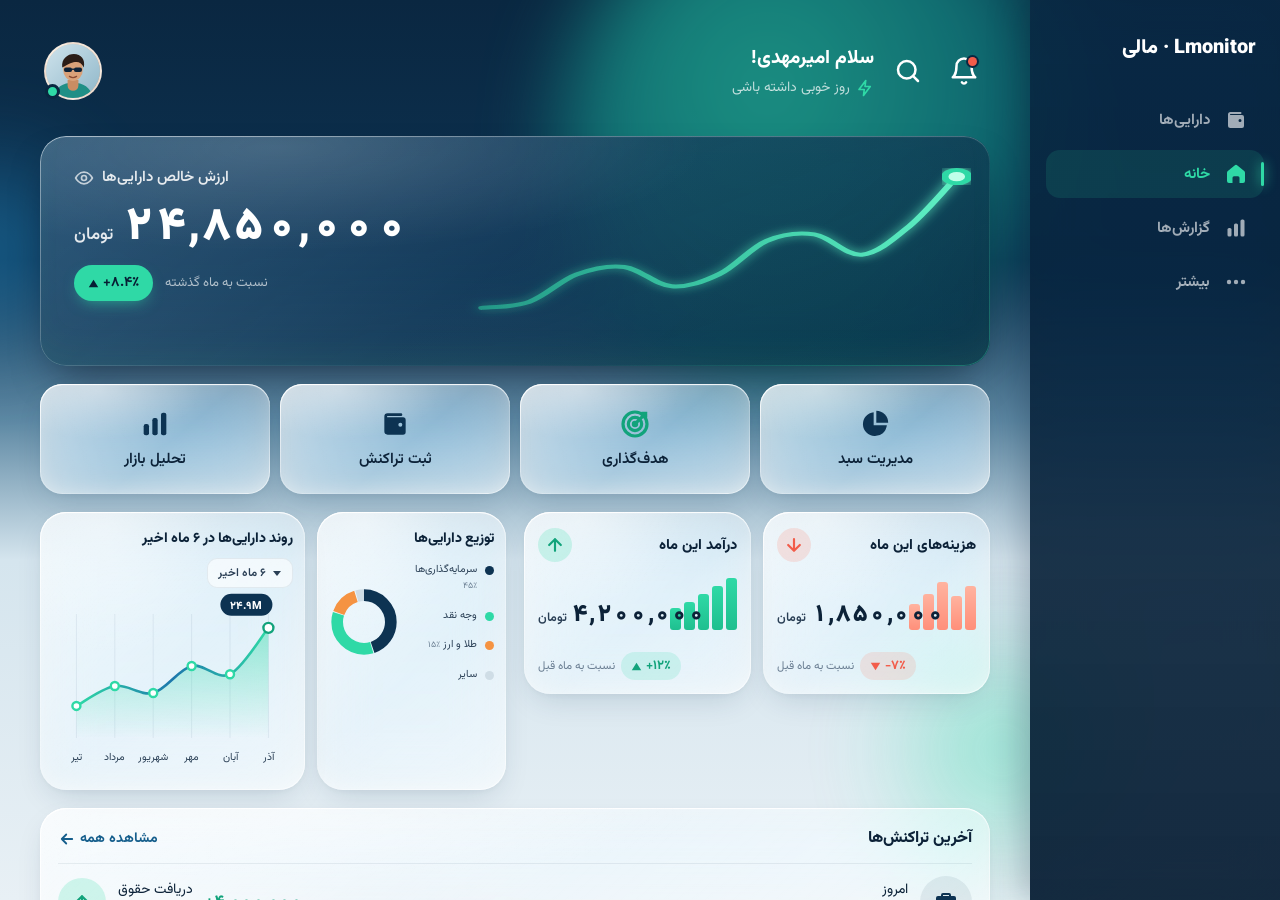
<file: finance-app/index.html>
<!doctype html>
<html lang="fa" dir="rtl">
<head>
  <meta charset="utf-8">
  <meta name="viewport" content="width=device-width, initial-scale=1, viewport-fit=cover">
  <meta name="theme-color" content="#0a2741">
  <meta name="apple-mobile-web-app-capable" content="yes">
  <meta name="mobile-web-app-capable" content="yes">
  <meta name="apple-mobile-web-app-status-bar-style" content="black-translucent">
  <meta name="apple-mobile-web-app-title" content="اهداف مالی">
  <title>اهداف هوشمند مالی</title>
  <link rel="preconnect" href="https://fonts.googleapis.com">
  <link rel="preconnect" href="https://fonts.gstatic.com" crossorigin>
  <link href="https://fonts.googleapis.com/css2?family=Vazirmatn:wght@400;500;600;700;800;900&display=swap" rel="stylesheet">
  <link rel="stylesheet" href="css/styles.css">
</head>
<body>
  <div class="phone view-home" id="phone">
    <!-- liquid colour field the glass cards blur -->
    <div class="liquid-bg" aria-hidden="true">
      <div class="blob b1"></div><div class="blob b2"></div><div class="blob b3"></div>
      <div class="blob b4"></div><div class="blob b5"></div>
    </div>

    <main class="scroll" id="scroll">
      <div class="statusbar" aria-hidden="true">
        <span>9:41</span>
        <span class="icons">
          <svg width="20" height="13" viewBox="0 0 20 13" fill="#fff"><rect x="0" y="9" width="3.5" height="4" rx="1"/><rect x="5.3" y="6" width="3.5" height="7" rx="1"/><rect x="10.6" y="3" width="3.5" height="10" rx="1"/><rect x="15.9" y="0" width="3.5" height="13" rx="1"/></svg>
          <svg width="18" height="13" viewBox="0 0 18 13" fill="none" stroke="#fff" stroke-width="2" stroke-linecap="round"><path d="M1.5 4.6a11 11 0 0 1 15 0M4.2 7.6a7 7 0 0 1 9.6 0M6.9 10.4a3 3 0 0 1 4.2 0"/></svg>
          <svg width="28" height="13" viewBox="0 0 28 13"><rect x=".5" y=".5" width="23" height="12" rx="3.5" fill="none" stroke="#fff" opacity=".5"/><rect x="2.5" y="2.5" width="19" height="8" rx="2" fill="#fff"/><rect x="25" y="4" width="2" height="5" rx="1" fill="#fff" opacity=".5"/></svg>
        </span>
      </div>
      <div id="view"></div>
    </main>

    <div id="overlay-slot"></div>

    <nav class="bottom-nav" id="nav" aria-label="منوی اصلی">
      <button class="nav-btn" data-nav="invest">
        <svg width="30" height="30" viewBox="0 0 24 24" fill="currentColor"><path d="M4 6.5A2.5 2.5 0 0 1 6.5 4h10a1 1 0 0 1 0 2h-10a.5.5 0 0 0 0 1H18a2 2 0 0 1 2 2v9a2 2 0 0 1-2 2H6.5A2.5 2.5 0 0 1 4 17.5v-11Zm12 7.5a1.5 1.5 0 1 0 0-3 1.5 1.5 0 0 0 0 3Z"/></svg>
        دارایی‌ها
      </button>
      <button class="nav-btn active" data-nav="home">
        <svg width="30" height="30" viewBox="0 0 24 24" fill="currentColor"><path d="M10.6 3.4a2.2 2.2 0 0 1 2.8 0l6.8 5.7c.5.4.8 1 .8 1.7V19a2 2 0 0 1-2 2h-3.5v-5.2a1.5 1.5 0 0 0-1.5-1.5h-4a1.5 1.5 0 0 0-1.5 1.5V21H5a2 2 0 0 1-2-2v-8.2c0-.7.3-1.3.8-1.7l6.8-5.7Z"/></svg>
        خانه
      </button>
      <button class="nav-btn" data-nav="achievements">
        <svg width="30" height="30" viewBox="0 0 24 24" fill="currentColor"><rect x="3.5" y="12" width="4" height="8.5" rx="1.6"/><rect x="10" y="7.5" width="4" height="13" rx="1.6"/><rect x="16.5" y="3.5" width="4" height="17" rx="1.6"/></svg>
        گزارش‌ها
      </button>
      <button class="nav-btn" data-nav="more">
        <svg width="30" height="30" viewBox="0 0 24 24" fill="currentColor"><circle cx="5" cy="12" r="2.2"/><circle cx="12" cy="12" r="2.2"/><circle cx="19" cy="12" r="2.2"/></svg>
        بیشتر
      </button>
    </nav>

    <div class="toast" id="toast" role="status" aria-live="polite"></div>
  </div>

  <script src="js/engine.js"></script>
  <script src="js/data.js"></script>
  <script src="js/invest.js"></script>
  <script src="js/app.js"></script>
</body>
</html>
</file>
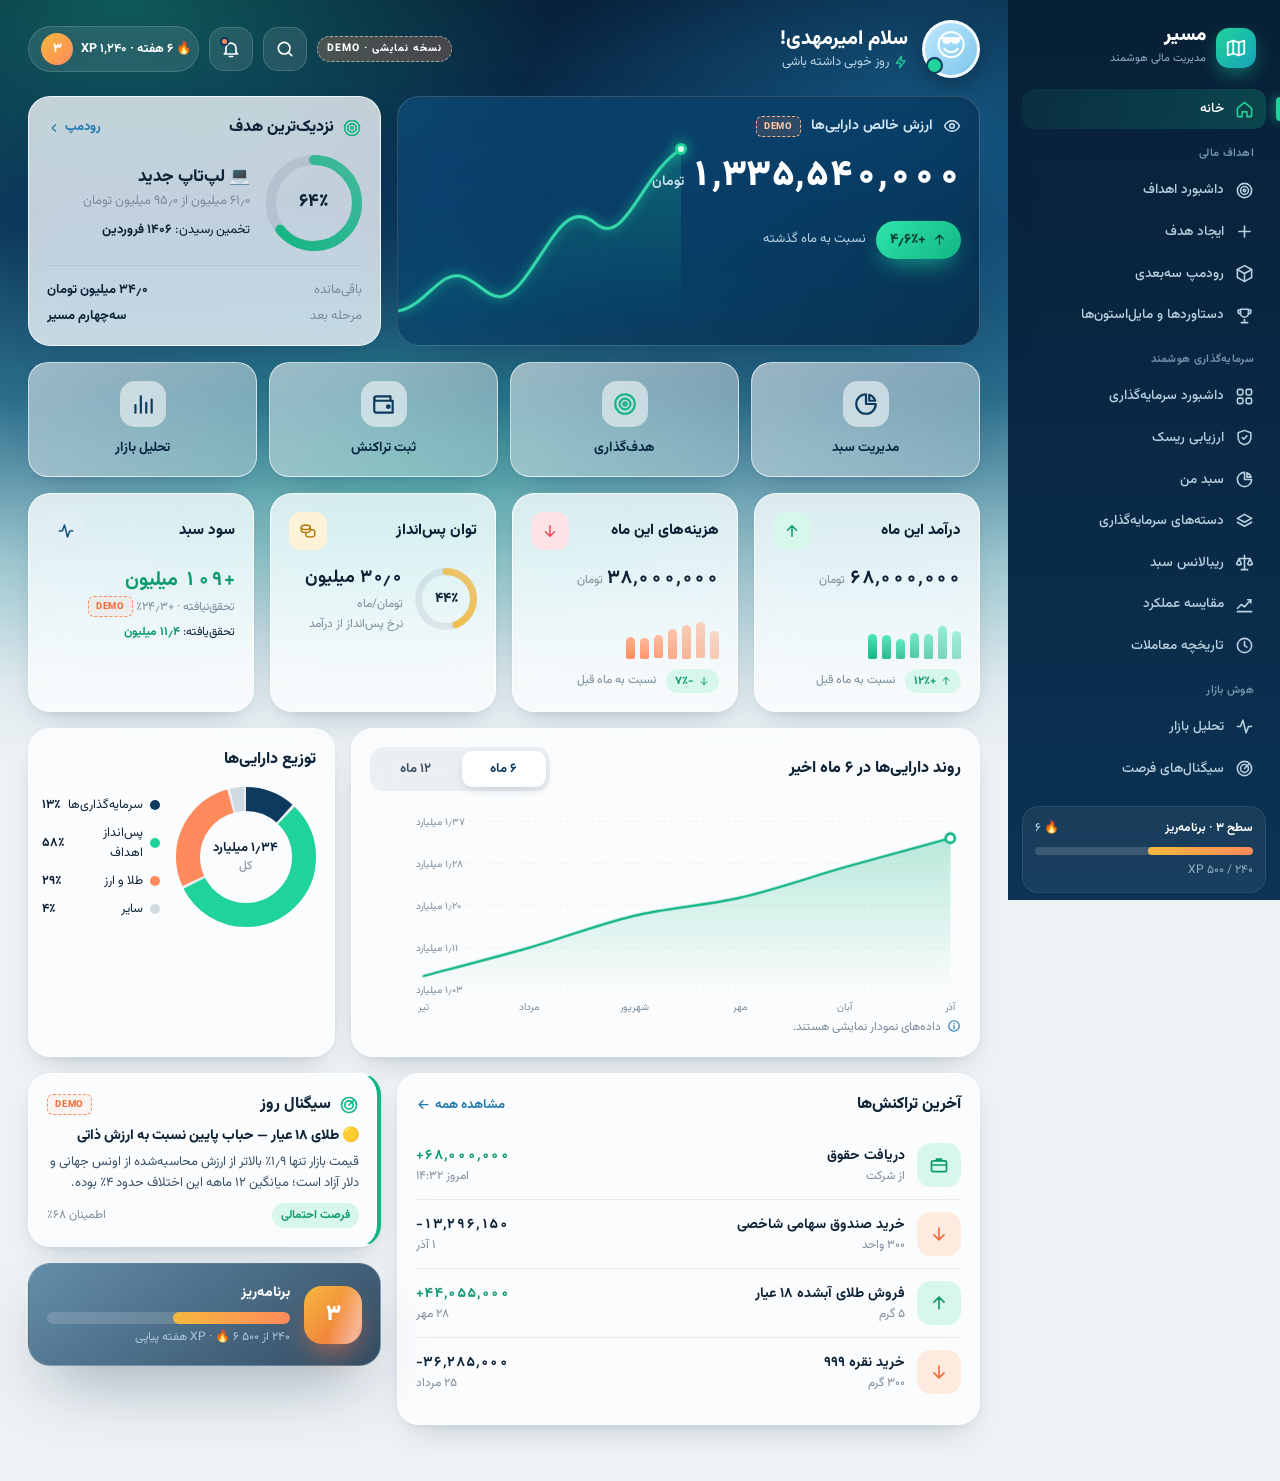
<file: finance-demo/index.html>
<!doctype html>
<html lang="fa" dir="rtl">
<head>
<meta charset="utf-8">
<meta name="viewport" content="width=device-width, initial-scale=1, viewport-fit=cover">
<meta name="theme-color" content="#082640">
<meta name="apple-mobile-web-app-capable" content="yes">
<meta name="mobile-web-app-capable" content="yes">
<meta name="apple-mobile-web-app-status-bar-style" content="black-translucent">
<title>مسیر — دموی مالی هوشمند</title>
<link rel="preconnect" href="https://fonts.googleapis.com">
<link rel="preconnect" href="https://fonts.gstatic.com" crossorigin>
<link href="https://fonts.googleapis.com/css2?family=Vazirmatn:wght@300;400;500;600;700;800;900&display=swap" rel="stylesheet">
<style>
@property --rx{syntax:'<angle>';inherits:true;initial-value:58deg}
@property --rz{syntax:'<angle>';inherits:true;initial-value:-12deg}
@property --zoom{syntax:'<number>';inherits:true;initial-value:1}
@property --tx{syntax:'<length>';inherits:true;initial-value:0px}
@property --ty{syntax:'<length>';inherits:true;initial-value:0px}
:root{
  --ocean-950:#061b30;--ocean-900:#082640;--ocean-800:#0d3a5f;--ocean-700:#12507c;--ocean-500:#1f7bb0;--ocean-300:#86bcd9;--ocean-100:#e1eef6;
  --mint:#1fd39a;--mint-600:#12b583;--mint-700:#0c9a6f;--mint-100:#d8f7eb;
  --coral:#ff8a5b;--coral-600:#f06d3c;--coral-100:#ffeadf;
  --red:#ef4a5a;--red-100:#fde3e6;--amber:#f5b83d;--amber-100:#fdf1d8;
  --bg:#edf2f5;--surface:rgba(255,255,255,.76);--line:rgba(12,40,66,.08);
  --text:#0d2236;--text-2:#3b5166;--muted:#7b8b9c;
  --r:22px;--r-sm:14px;
  --shadow:0 14px 34px -16px rgba(10,42,71,.28),0 2px 6px rgba(10,42,71,.05);
  --shadow-lg:0 30px 70px -24px rgba(10,42,71,.45);
  --safe-b:env(safe-area-inset-bottom,0px);--safe-t:env(safe-area-inset-top,0px);
}
*{box-sizing:border-box;margin:0;padding:0}
html{-webkit-text-size-adjust:100%;scroll-behavior:smooth}
body{font-family:'Vazirmatn',Tahoma,system-ui,sans-serif;color:var(--text);background:var(--bg);min-height:100dvh;-webkit-tap-highlight-color:transparent;overflow-x:hidden;font-size:14px;line-height:1.6}
button,input,select{font-family:inherit;color:inherit}
button{cursor:pointer}
a{color:inherit;text-decoration:none}
.ic{flex:none;display:block}
.num{font-feature-settings:"tnum";letter-spacing:-.2px}
.muted{color:var(--muted)}.t2{color:var(--text-2)}
.up{color:var(--mint-700)}.dn{color:var(--red)}
.hidden{display:none!important}

/* ---------- layout ---------- */
.app{display:flex;min-height:100dvh}
main{flex:1;min-width:0;position:relative;isolation:isolate}
.bg-hero{position:absolute;inset:0 0 auto 0;height:760px;z-index:-1;pointer-events:none;
  background:
   radial-gradient(700px 360px at 12% 0%,rgba(31,211,154,.32),transparent 62%),
   radial-gradient(620px 420px at 92% 18%,rgba(31,123,176,.55),transparent 66%),
   radial-gradient(500px 260px at 40% 62%,rgba(31,211,154,.22),transparent 70%),
   linear-gradient(180deg,#072039 0,#0d3a5f 230px,#2c6f8c 400px,#9cc6cf 560px,#dde9ed 680px,var(--bg) 760px)}
.page{padding:0 28px 56px;max-width:1340px;margin:0 auto}
.sidebar{position:sticky;top:0;height:100dvh;width:272px;flex:none;padding:22px 14px 18px;background:linear-gradient(180deg,#071f36 0%,#0b3354 100%);color:#c6dbe8;display:flex;flex-direction:column;gap:2px;overflow-y:auto;scrollbar-width:thin}
.brand{display:flex;align-items:center;gap:10px;padding:4px 10px 18px;color:#fff}
.brand-logo{width:40px;height:40px;border-radius:13px;display:grid;place-items:center;background:linear-gradient(135deg,var(--mint),#16a2b8);box-shadow:0 8px 22px -6px rgba(31,211,154,.7)}
.brand b{font-size:19px;font-weight:900;display:block;line-height:1.1}
.brand small{font-size:11px;color:#8fb2c7}
.nav-h{font-size:11px;font-weight:700;color:#6f93ab;padding:14px 12px 6px;letter-spacing:.3px}
.nav-a{display:flex;align-items:center;gap:11px;padding:9px 12px;border-radius:12px;font-weight:500;font-size:13.5px;color:#b9d0df;transition:.2s;position:relative}
.nav-a:hover{background:rgba(255,255,255,.06);color:#fff}
.nav-a.active{background:linear-gradient(90deg,rgba(31,211,154,.08),rgba(31,211,154,.2));color:#fff}
.nav-a.active::before{content:'';position:absolute;right:-14px;top:8px;bottom:8px;width:4px;border-radius:4px 0 0 4px;background:var(--mint);box-shadow:0 0 12px var(--mint)}
.nav-a.active .ic{color:var(--mint)}
.side-foot{margin-top:auto;padding-top:16px;display:flex;flex-direction:column;gap:8px}
.side-card{background:rgba(255,255,255,.06);border:1px solid rgba(255,255,255,.08);border-radius:16px;padding:12px}
.side-btn{display:flex;align-items:center;justify-content:center;gap:8px;padding:10px;border-radius:12px;background:rgba(255,255,255,.07);border:1px solid rgba(255,255,255,.1);color:#d7e7f1;font-size:12.5px;font-weight:600}
.side-btn:hover{background:rgba(255,255,255,.12)}

/* ---------- topbar ---------- */
.topbar{display:flex;align-items:center;justify-content:space-between;gap:12px;padding:calc(20px + var(--safe-t)) 0 18px;color:#fff}
.tb-r{display:flex;align-items:center;gap:14px;min-width:0}
.tb-l{display:flex;align-items:center;gap:10px}
.avatar{width:58px;height:58px;border-radius:50%;background:linear-gradient(135deg,#bfe9ff,#7cc6e8);display:grid;place-items:center;font-size:31px;border:3px solid rgba(255,255,255,.9);position:relative;box-shadow:0 8px 20px rgba(0,0,0,.25);flex:none}
.avatar::after{content:'';position:absolute;bottom:1px;left:1px;width:13px;height:13px;border-radius:50%;background:var(--mint);border:2.5px solid #0d3a5f}
.hello b{font-size:20px;font-weight:800;display:block;line-height:1.3}
.hello span{font-size:13px;color:#b8d3e3;display:flex;align-items:center;gap:5px}
.hello span .ic{color:var(--mint)}
.tb-title{font-size:21px;font-weight:800;line-height:1.3;white-space:nowrap;overflow:hidden;text-overflow:ellipsis}
.tb-sub{font-size:12px;color:#a9c8da}
.icon-btn{width:44px;height:44px;border-radius:15px;display:grid;place-items:center;background:rgba(255,255,255,.1);border:1px solid rgba(255,255,255,.16);color:#fff;backdrop-filter:blur(12px);-webkit-backdrop-filter:blur(12px);position:relative;transition:.2s;flex:none}
.icon-btn:hover{background:rgba(255,255,255,.18)}
.icon-btn .dot{position:absolute;top:9px;left:10px;width:9px;height:9px;border-radius:50%;background:var(--coral);border:2px solid #0d3a5f}
.xp-chip{display:flex;align-items:center;gap:8px;padding:6px 6px 6px 12px;border-radius:999px;background:rgba(255,255,255,.1);border:1px solid rgba(255,255,255,.16);backdrop-filter:blur(12px);font-size:12.5px;font-weight:700;cursor:pointer}
.xp-chip .lv{width:32px;height:32px;border-radius:50%;display:grid;place-items:center;background:linear-gradient(135deg,var(--amber),var(--coral));font-weight:900;font-size:13px}
.demo-pill{font-size:10.5px;font-weight:800;letter-spacing:1px;padding:4px 9px;border-radius:999px;border:1px dashed rgba(255,255,255,.5);color:#fff;background:rgba(255,138,91,.25)}
.subnav{display:none;gap:8px;overflow-x:auto;padding:0 0 16px;margin:0 -16px;padding-inline:16px;scrollbar-width:none}
.subnav::-webkit-scrollbar{display:none}
.subnav a{flex:none;display:flex;align-items:center;gap:6px;padding:8px 14px;border-radius:999px;background:rgba(255,255,255,.12);border:1px solid rgba(255,255,255,.18);color:#e5f1f8;font-size:13px;font-weight:600;backdrop-filter:blur(10px);-webkit-backdrop-filter:blur(10px)}
.subnav a.active{background:#fff;color:var(--ocean-800);border-color:#fff}
.subnav a.active .ic{color:var(--mint-600)}

/* ---------- bottom nav ---------- */
.bottomnav{display:none;position:fixed;bottom:0;left:0;right:0;z-index:60;padding:10px 6px calc(12px + var(--safe-b));background:linear-gradient(180deg,rgba(16,58,90,.94),rgba(7,32,56,.98));backdrop-filter:blur(22px);-webkit-backdrop-filter:blur(22px);border-radius:28px 28px 0 0;justify-content:space-around;box-shadow:0 -12px 34px rgba(8,34,58,.28)}
.bn{display:flex;flex-direction:column;align-items:center;gap:3px;color:#93adc1;font-size:11.5px;font-weight:600;padding:6px 4px;position:relative;background:none;border:0;flex:1;transition:.2s}
.bn.active{color:#fff}
.bn.active .ic{color:var(--mint)}
.bn.active::after{content:'';position:absolute;bottom:-5px;width:34px;height:3px;border-radius:3px;background:var(--mint);box-shadow:0 0 12px var(--mint)}

/* ---------- cards & ui ---------- */
.grid{display:grid;gap:16px}
.g2{grid-template-columns:repeat(2,minmax(0,1fr))}
.g3{grid-template-columns:repeat(3,minmax(0,1fr))}
.g4{grid-template-columns:repeat(4,minmax(0,1fr))}
.span2{grid-column:span 2}.span3{grid-column:span 3}
.mt{margin-top:16px}.mt2{margin-top:24px}
.card{background:var(--surface);backdrop-filter:blur(20px) saturate(150%);-webkit-backdrop-filter:blur(20px) saturate(150%);border:1px solid rgba(255,255,255,.75);border-radius:var(--r);box-shadow:var(--shadow);padding:18px;position:relative;min-width:0}
.card.dark{background:linear-gradient(145deg,rgba(18,80,124,.62),rgba(8,38,64,.82));border:1px solid rgba(255,255,255,.16);color:#fff;box-shadow:var(--shadow-lg)}
.card.click{cursor:pointer;transition:transform .25s,box-shadow .25s}
.card.click:hover{transform:translateY(-3px);box-shadow:0 22px 44px -18px rgba(10,42,71,.38)}
.ch{display:flex;align-items:center;justify-content:space-between;gap:10px;margin-bottom:14px}
.ch h3{font-size:16px;font-weight:800;display:flex;align-items:center;gap:8px}
.ch h3 .ic{color:var(--mint-600)}
.dark .ch h3 .ic{color:var(--mint)}
.ch .link{font-size:13px;font-weight:700;color:var(--ocean-500);display:flex;align-items:center;gap:4px;background:none;border:0}
.sec-title{font-size:18px;font-weight:800;margin:26px 0 12px;display:flex;align-items:center;gap:8px}
.kpi small{font-size:12.5px;color:var(--muted);display:block}
.kpi b{font-size:22px;font-weight:800;display:block;line-height:1.4}
.dark .kpi small{color:#a9c8da}
.big{font-size:36px;font-weight:900;letter-spacing:-.5px;line-height:1.2}
.unit{font-size:14px;font-weight:600;color:var(--muted);margin-inline-start:4px}
.dark .unit{color:#cfe3ef}
.tag{display:inline-flex;align-items:center;gap:4px;font-size:11.5px;font-weight:700;padding:3px 9px;border-radius:999px;background:var(--mint-100);color:var(--mint-700);white-space:nowrap}
.tag.coral{background:var(--coral-100);color:var(--coral-600)}
.tag.red{background:var(--red-100);color:var(--red)}
.tag.blue{background:var(--ocean-100);color:var(--ocean-700)}
.tag.amber{background:var(--amber-100);color:#b07a0b}
.tag.gray{background:rgba(13,34,54,.06);color:var(--text-2)}
.tag.solid{background:var(--mint);color:#053a2a}
.demo{display:inline-flex;align-items:center;font-size:9.5px;font-weight:800;letter-spacing:.8px;padding:2px 7px;border-radius:6px;border:1px dashed var(--coral);color:var(--coral-600);background:rgba(255,138,91,.08);vertical-align:middle;white-space:nowrap}
.dark .demo{color:#ffc3a8;border-color:#ffb08c;background:rgba(255,138,91,.15)}
.btn{display:inline-flex;align-items:center;justify-content:center;gap:7px;padding:11px 18px;border-radius:14px;border:0;font-weight:700;font-size:14px;transition:.2s;white-space:nowrap}
.btn-p{background:linear-gradient(135deg,#25e0a5,var(--mint-600));color:#04382a;box-shadow:0 10px 22px -10px rgba(18,181,131,.8)}
.btn-p:hover{filter:brightness(1.05);transform:translateY(-1px)}
.btn-o{background:linear-gradient(135deg,var(--ocean-500),var(--ocean-800));color:#fff;box-shadow:0 10px 22px -10px rgba(18,80,124,.8)}
.btn-c{background:linear-gradient(135deg,#ffa47e,var(--coral-600));color:#fff;box-shadow:0 10px 22px -10px rgba(240,109,60,.8)}
.btn-g{background:rgba(13,34,54,.06);color:var(--text)}
.btn-g:hover{background:rgba(13,34,54,.1)}
.btn-r{background:var(--red-100);color:var(--red)}
.btn-w{background:rgba(255,255,255,.14);color:#fff;border:1px solid rgba(255,255,255,.2)}
.btn-sm{padding:7px 12px;font-size:12.5px;border-radius:11px}
.btn-block{width:100%}
.btn:disabled{opacity:.45;pointer-events:none}
.seg{display:flex;background:rgba(13,34,54,.06);border-radius:14px;padding:4px;gap:4px}
.seg button{flex:1;border:0;background:none;padding:8px 10px;border-radius:11px;font-weight:700;font-size:13px;color:var(--text-2);transition:.2s;white-space:nowrap}
.seg button.on{background:#fff;color:var(--ocean-800);box-shadow:0 4px 12px -4px rgba(10,42,71,.25)}
.dark .seg{background:rgba(255,255,255,.08)}
.dark .seg button{color:#cfe3ef}.dark .seg button.on{background:#fff;color:var(--ocean-800)}
.chips{display:flex;gap:8px;flex-wrap:wrap}
.chip{border:1px solid var(--line);background:rgba(255,255,255,.7);padding:7px 13px;border-radius:999px;font-size:13px;font-weight:600;transition:.2s;display:inline-flex;align-items:center;gap:6px}
.chip.on{background:var(--ocean-800);color:#fff;border-color:var(--ocean-800)}
.pbar{height:8px;border-radius:9px;background:rgba(13,34,54,.08);overflow:hidden;position:relative}
.pbar>i{position:absolute;inset:0 0 0 auto;width:0;border-radius:9px;background:linear-gradient(90deg,var(--mint),#45e6b4);transition:width 1s cubic-bezier(.2,.8,.2,1)}
.dark .pbar{background:rgba(255,255,255,.14)}
.row{display:flex;align-items:center;gap:10px}
.between{display:flex;align-items:center;justify-content:space-between;gap:10px}
.wrap{flex-wrap:wrap}
.col{display:flex;flex-direction:column;gap:10px}
.divider{height:1px;background:var(--line);margin:14px 0}
.list-item{display:flex;align-items:center;gap:12px;padding:12px 0;border-bottom:1px solid var(--line)}
.list-item:last-child{border-bottom:0}
.ibox{width:44px;height:44px;border-radius:14px;display:grid;place-items:center;flex:none;background:var(--ocean-100);color:var(--ocean-700);font-size:20px}
.ibox.mint{background:var(--mint-100);color:var(--mint-700)}
.ibox.coral{background:var(--coral-100);color:var(--coral-600)}
.ibox.red{background:var(--red-100);color:var(--red)}
.ibox.amber{background:var(--amber-100);color:#b07a0b}
.grow{flex:1;min-width:0}
.ellipsis{white-space:nowrap;overflow:hidden;text-overflow:ellipsis}
.fs12{font-size:12px}.fs13{font-size:13px}.fw7{font-weight:700}.fw8{font-weight:800}
.note{font-size:12px;color:var(--muted);display:flex;gap:6px;align-items:flex-start;line-height:1.7}
.note .ic{margin-top:2px;color:var(--ocean-500)}
.callout{border-radius:16px;padding:12px 14px;display:flex;gap:10px;align-items:flex-start;font-size:13px;line-height:1.75;background:var(--ocean-100);color:var(--ocean-800)}
.callout.mint{background:var(--mint-100);color:#075a42}
.callout.coral{background:var(--coral-100);color:#8a3512}
.callout.red{background:var(--red-100);color:#8d1825}
.callout .ic{margin-top:3px}
.field{display:flex;flex-direction:column;gap:6px}
.field label{font-size:13px;font-weight:700;color:var(--text-2)}
.input{width:100%;border:1px solid rgba(13,34,54,.12);background:rgba(255,255,255,.85);border-radius:13px;padding:11px 13px;font-size:16px;outline:none;transition:.2s}
.input:focus{border-color:var(--mint-600);box-shadow:0 0 0 4px rgba(31,211,154,.18)}
.dark .input{background:rgba(255,255,255,.1);border-color:rgba(255,255,255,.2);color:#fff}
input[type=range]{-webkit-appearance:none;appearance:none;width:100%;height:8px;border-radius:9px;background:linear-gradient(to left,var(--mint) var(--p,50%),rgba(13,34,54,.1) var(--p,50%));outline:none}
.dark input[type=range]{background:linear-gradient(to left,var(--mint) var(--p,50%),rgba(255,255,255,.18) var(--p,50%))}
input[type=range]::-webkit-slider-thumb{-webkit-appearance:none;width:24px;height:24px;border-radius:50%;background:#fff;border:5px solid var(--mint-600);box-shadow:0 4px 12px rgba(10,42,71,.3);cursor:grab}
input[type=range]::-moz-range-thumb{width:16px;height:16px;border-radius:50%;background:#fff;border:5px solid var(--mint-600);cursor:grab}
.switch{position:relative;width:46px;height:27px;flex:none}
.switch input{opacity:0;width:0;height:0}
.switch span{position:absolute;inset:0;border-radius:99px;background:rgba(13,34,54,.18);transition:.25s;cursor:pointer}
.switch span::after{content:'';position:absolute;top:3px;right:3px;width:21px;height:21px;border-radius:50%;background:#fff;transition:.25s;box-shadow:0 2px 6px rgba(0,0,0,.2)}
.switch input:checked+span{background:var(--mint-600)}
.switch input:checked+span::after{right:22px}
.table{width:100%;border-collapse:collapse;font-size:13px}
.table th{text-align:right;font-weight:700;color:var(--muted);font-size:12px;padding:8px 8px;border-bottom:1px solid var(--line);white-space:nowrap}
.table td{padding:11px 8px;border-bottom:1px solid var(--line);white-space:nowrap}
.table tr:last-child td{border-bottom:0}
.tscroll{overflow-x:auto;margin:0 -4px;padding:0 4px}

/* charts */
.ring{position:relative;display:grid;place-items:center;flex:none}
.ring svg{position:absolute;inset:0}
.ring-p{transition:stroke-dashoffset 1.3s cubic-bezier(.2,.8,.2,1)}
.ring>span{position:relative;font-weight:800;font-size:14px}
.donut{position:relative;display:grid;place-items:center;flex:none}
.donut svg{position:absolute;inset:0}
.dseg{transition:opacity .2s}
.dseg:hover{opacity:.8}
.donut-c{position:relative;text-align:center;line-height:1.35}
.chart{width:100%;height:auto;display:block;overflow:visible}
.chart text{font-family:inherit;font-size:11px;fill:var(--muted)}
.draw{stroke-dasharray:1;stroke-dashoffset:1;animation:draw 1.4s cubic-bezier(.3,.7,.2,1) forwards}
@keyframes draw{to{stroke-dashoffset:0}}
.fadein{animation:fade 1s .4s both}
@keyframes fade{from{opacity:0}}
.legend{display:flex;flex-wrap:wrap;gap:6px 14px;font-size:12.5px}
.legend span{display:inline-flex;align-items:center;gap:6px}
.legend i{width:10px;height:10px;border-radius:3px;display:inline-block}
.legend .off{opacity:.35}
.tip{position:fixed;z-index:200;pointer-events:none;background:rgba(7,32,56,.94);color:#fff;font-size:12px;padding:7px 10px;border-radius:10px;line-height:1.7;opacity:0;transition:opacity .15s;max-width:240px;box-shadow:0 10px 24px rgba(0,0,0,.25);white-space:pre-line}
.tip.show{opacity:1}
.minibars{display:flex;align-items:flex-end;gap:5px;height:56px}
.minibars{flex:none}
.mkt-spark{margin-top:6px}.mkt-spark svg{width:100%!important;height:44px}
.minibars i{width:9px;border-radius:5px 5px 2px 2px;transform-origin:bottom;animation:grow .8s cubic-bezier(.2,.8,.2,1) both}
@keyframes grow{from{transform:scaleY(0)}}

/* animations */
.rise{animation:rise .6s cubic-bezier(.2,.8,.2,1) both;animation-delay:calc(var(--i,0)*55ms)}
.r0{animation-delay:0ms}.r1{animation-delay:55ms}.r2{animation-delay:110ms}.r3{animation-delay:165ms}.r4{animation-delay:220ms}.r5{animation-delay:275ms}.r6{animation-delay:330ms}.r7{animation-delay:385ms}.r8{animation-delay:440ms}.r9{animation-delay:495ms}.r10{animation-delay:550ms}.r11{animation-delay:605ms}.r12{animation-delay:660ms}.r13{animation-delay:715ms}.r14{animation-delay:770ms}.r15{animation-delay:825ms}.r16{animation-delay:880ms}.r17{animation-delay:935ms}.r18{animation-delay:990ms}.r19{animation-delay:1045ms}.r20{animation-delay:1100ms}
@keyframes rise{from{opacity:0;transform:translateY(18px)}}
@keyframes pulse{0%{box-shadow:0 0 0 0 rgba(255,138,91,.6)}100%{box-shadow:0 0 0 16px rgba(255,138,91,0)}}
@keyframes floaty{50%{transform:translateY(-6px)}}
@keyframes shine{from{background-position:200% 0}to{background-position:-200% 0}}

/* ---------- home ---------- */
.hero{overflow:hidden;min-height:200px}
.hero .glow{position:absolute;left:0;top:14%;width:52%;height:78%;pointer-events:none;opacity:.9}
.glow-dot{position:absolute;left:calc(52% * 300 / 320 - 6px);top:calc(14% + 78% * 18 / 200 - 6px);width:12px;height:12px;border-radius:50%;background:#dffff3;border:3px solid #1fd39a;box-shadow:0 0 14px #1fd39a;animation:fade 1s 1.2s both}
.hero-chg{display:inline-flex;align-items:center;gap:6px;padding:8px 14px;border-radius:999px;background:linear-gradient(135deg,#2ee6ab,var(--mint-600));color:#043d2d;font-weight:800;font-size:14px;box-shadow:0 10px 24px -8px rgba(31,211,154,.8)}
.qa{display:grid;grid-template-columns:repeat(4,1fr);gap:12px}
.qa-b{display:flex;flex-direction:column;align-items:center;justify-content:center;gap:10px;padding:18px 6px;border-radius:20px;background:linear-gradient(160deg,rgba(255,255,255,.55),rgba(255,255,255,.28));border:1px solid rgba(255,255,255,.6);backdrop-filter:blur(16px);-webkit-backdrop-filter:blur(16px);box-shadow:var(--shadow);font-weight:700;font-size:13.5px;color:var(--ocean-900);transition:.25s}
.qa-b:hover{transform:translateY(-3px)}
.qa-b .ic{color:var(--ocean-800)}
.qa-b.hl .ic{color:var(--mint-600)}
.qa-i{width:46px;height:46px;border-radius:15px;display:grid;place-items:center;background:rgba(255,255,255,.55)}

/* ---------- goals ---------- */
.goal-cover{position:relative;height:118px;border-radius:18px;overflow:hidden;display:grid;place-items:center;font-size:56px;margin:-6px -6px 14px;background-size:cover;background-position:center}
.goal-cover .emo{filter:drop-shadow(0 10px 14px rgba(0,0,0,.25));animation:floaty 4s ease-in-out infinite}
.goal-cover .badge-pr{position:absolute;top:10px;right:10px}
.goal-cover .badge-st{position:absolute;top:10px;left:10px}
.chips.nowrap{flex-wrap:nowrap;overflow-x:auto;scrollbar-width:none}.chips.nowrap::-webkit-scrollbar{display:none}.chips.nowrap .chip{flex:none}
.goal-card .gc-ring{position:absolute;left:18px;top:94px;background:#fff;border-radius:50%;box-shadow:0 8px 20px -6px rgba(10,42,71,.35);padding:4px}
.add-card{border:2px dashed rgba(18,80,124,.25);background:rgba(255,255,255,.45);display:flex;flex-direction:column;align-items:center;justify-content:center;gap:10px;min-height:260px;color:var(--ocean-700);font-weight:700;cursor:pointer;transition:.25s}
.add-card:hover{background:rgba(255,255,255,.75);border-color:var(--mint-600)}
.add-card .ibox{width:60px;height:60px;border-radius:20px}
.scen{border-radius:18px;padding:14px;border:2px solid transparent;background:rgba(255,255,255,.6);cursor:pointer;transition:.25s;text-align:right}
.scen.on{border-color:var(--sc);background:#fff;box-shadow:0 14px 30px -16px var(--sc)}
.scen .dotc{width:10px;height:10px;border-radius:50%;background:var(--sc);display:inline-block}
.ms-list{position:relative;padding-right:30px}
.ms-list::before{content:'';position:absolute;right:11px;top:10px;bottom:10px;width:3px;border-radius:3px;background:rgba(13,34,54,.08)}
.ms{position:relative;padding:8px 0 16px}
.ms .pt{position:absolute;right:-30px;top:10px;width:25px;height:25px;border-radius:50%;display:grid;place-items:center;background:#fff;border:3px solid rgba(13,34,54,.15);font-size:11px;z-index:1;color:#fff}
.ms.done .pt{background:var(--mint-600);border-color:var(--mint-100)}
.ms.cur .pt{background:var(--coral);border-color:var(--coral-100);animation:pulse 1.6s infinite}
.cover-pick{display:grid;grid-template-columns:repeat(auto-fill,minmax(54px,1fr));gap:8px}
.cover-pick button{height:54px;border-radius:15px;border:2px solid transparent;font-size:26px;display:grid;place-items:center;transition:.2s}
.cover-pick button.on{border-color:var(--ocean-800);transform:scale(1.05)}
.preview-goal{position:sticky;top:20px}

/* ---------- roadmap 3D ---------- */
.rm{position:relative}
.rm-stage{position:relative;height:660px;border-radius:24px;overflow:hidden;perspective:1100px;perspective-origin:50% 20%;cursor:grab;touch-action:none;user-select:none;-webkit-user-select:none;
  background:radial-gradient(120% 80% at 50% 0%,#bfe6f2 0%,#e3f3f6 45%,#f1f8f6 100%);transition:--rx .9s cubic-bezier(.2,.8,.2,1),--rz .9s cubic-bezier(.2,.8,.2,1),--zoom .9s cubic-bezier(.2,.8,.2,1),--tx .9s cubic-bezier(.2,.8,.2,1),--ty .9s cubic-bezier(.2,.8,.2,1)}
.rm-stage.drag{cursor:grabbing;transition:none}
.rm-compact .rm-stage{height:300px;cursor:pointer;pointer-events:none}
.rm-sky{position:absolute;inset:0;pointer-events:none;overflow:hidden}
.cloud{position:absolute;width:120px;height:36px;border-radius:40px;background:rgba(255,255,255,.85);filter:blur(1px);animation:drift 40s linear infinite}
.cloud::before,.cloud::after{content:'';position:absolute;border-radius:50%;background:inherit}
.cloud::before{width:56px;height:56px;top:-26px;right:18px}
.cloud::after{width:40px;height:40px;top:-16px;right:62px}
.cloud.c1{top:40px;right:-140px}.cloud.c2{top:100px;right:-300px;transform:scale(.7);animation-duration:55s;animation-delay:-20s}.cloud.c3{top:20px;right:-200px;transform:scale(.5);animation-duration:70s;animation-delay:-45s}
@keyframes drift{to{right:110%}}
.rm-plane{position:absolute;left:50%;top:54%;width:400px;height:900px;margin:-450px 0 0 -200px;transform-style:preserve-3d;
  transform:scale(var(--zoom)) rotateX(var(--rx)) rotateZ(var(--rz)) translate(var(--tx),var(--ty))}
.rm-ground{position:absolute;inset:-30px -60px;border-radius:60px;background:
  radial-gradient(circle at 30% 20%,rgba(255,255,255,.5),transparent 40%),
  repeating-linear-gradient(0deg,rgba(12,154,111,.07) 0 1px,transparent 1px 40px),
  repeating-linear-gradient(90deg,rgba(12,154,111,.07) 0 1px,transparent 1px 40px),
  linear-gradient(180deg,#a8e8cf,#c9f1df 50%,#b2e9d2);
  box-shadow:inset 0 0 0 3px rgba(255,255,255,.6),0 40px 60px rgba(10,60,80,.25);transform-style:preserve-3d}
.rm-ground::after{content:'';position:absolute;inset:0;border-radius:60px;background:linear-gradient(180deg,#5fb79a,#2f7f6d);transform:translateZ(-26px);}
.rm-svg{position:absolute;inset:0;overflow:visible}
.rm-objs{position:absolute;inset:0;transform-style:preserve-3d}
.bb>*{transform-style:preserve-3d}
.rm-shoulder{fill:none;stroke:#f3fbf8;stroke-width:62;stroke-linecap:round}
.rm-asphalt{fill:none;stroke:#3a5568;stroke-width:46;stroke-linecap:round}
.rm-done{fill:none;stroke:url(#rmG);stroke-width:46;stroke-linecap:round;transition:stroke-dasharray 1.8s cubic-bezier(.3,.7,.2,1);filter:drop-shadow(0 0 10px rgba(31,211,154,.6))}
.rm-dash{fill:none;stroke:rgba(255,255,255,.85);stroke-width:3;stroke-dasharray:14 16;animation:dashmove 1.6s linear infinite}
@keyframes dashmove{to{stroke-dashoffset:-30}}
.bb{position:absolute;transform-origin:50% 100%;transform:translate(-50%,-100%) rotateZ(calc(-1*var(--rz))) rotateX(calc(-1*var(--rx)));pointer-events:none}
.shadow{position:absolute;width:44px;height:16px;margin:-8px 0 0 -22px;border-radius:50%;background:radial-gradient(rgba(10,42,71,.35),transparent 70%)}
.deco{font-size:34px;line-height:1;filter:drop-shadow(0 6px 4px rgba(0,0,0,.15))}
.coin{width:24px;height:24px;border-radius:50%;background:radial-gradient(circle at 35% 30%,#fff3b0,#f5b83d 55%,#c98a12);border:2px solid #fbe08a;box-shadow:0 4px 8px rgba(0,0,0,.2);animation:spin 2.4s linear infinite;margin-bottom:14px}
.coin.got{opacity:.18;animation:none}
@keyframes spin{to{transform:rotateY(360deg)}}
.pin{pointer-events:auto;cursor:pointer;display:flex;flex-direction:column;align-items:center}
.pin .pole{width:4px;height:44px;background:linear-gradient(#fff,#9fb6c8);border-radius:3px}
.pin .head{width:46px;height:46px;border-radius:50%;display:grid;place-items:center;font-size:20px;background:#fff;border:4px solid #c9d6df;box-shadow:0 10px 20px -6px rgba(10,42,71,.45);transition:transform .2s}
.pin:hover .head{transform:scale(1.12)}
.pin.done .head{background:linear-gradient(135deg,#2ee6ab,var(--mint-600));border-color:#d8f7eb;color:#fff}
.pin.cur .head{background:linear-gradient(135deg,#ffb08c,var(--coral-600));border-color:#ffe2d4;color:#fff;animation:pulse 1.6s infinite}
.pin .lbl{margin-bottom:6px;background:rgba(255,255,255,.95);border-radius:12px;padding:5px 10px;font-size:11.5px;font-weight:700;white-space:nowrap;box-shadow:0 6px 16px -6px rgba(10,42,71,.35);text-align:center;line-height:1.5}
.pin .lbl small{display:block;font-weight:600;color:var(--muted);font-size:10.5px}
.pin.done .lbl{color:var(--mint-700)}
.car{display:flex;flex-direction:column;align-items:center}
.car .me{width:58px;height:58px;border-radius:50%;display:grid;place-items:center;font-size:30px;background:linear-gradient(135deg,#fff,#dff4fb);border:4px solid var(--coral);box-shadow:0 0 0 8px rgba(255,138,91,.25),0 14px 26px -8px rgba(10,42,71,.5);animation:floaty 2.4s ease-in-out infinite}
.car .me-l{margin-bottom:8px;background:var(--ocean-900);color:#fff;font-size:11.5px;font-weight:700;padding:4px 10px;border-radius:10px;white-space:nowrap}
.dest{display:flex;flex-direction:column;align-items:center}
.dest .beam{position:absolute;bottom:40px;left:50%;width:70px;height:220px;margin-left:-35px;background:linear-gradient(0deg,rgba(31,211,154,.45),transparent);filter:blur(6px);border-radius:40px;animation:fade 2s ease-in-out infinite alternate}
.dest .orb{position:relative;width:96px;height:96px;border-radius:30px;display:grid;place-items:center;font-size:50px;background:linear-gradient(145deg,rgba(255,255,255,.95),rgba(220,245,236,.85));border:3px solid #fff;box-shadow:0 20px 40px -12px rgba(10,42,71,.5),0 0 0 10px rgba(31,211,154,.18);background-size:cover;background-position:center;animation:floaty 3s ease-in-out infinite}
.dest .flag{margin-bottom:8px;background:linear-gradient(135deg,var(--ocean-700),var(--ocean-900));color:#fff;padding:6px 14px;border-radius:12px;font-size:12.5px;font-weight:800;white-space:nowrap;box-shadow:0 8px 18px -6px rgba(10,42,71,.5);text-align:center;line-height:1.5}
.dest .flag small{display:block;font-weight:600;color:#a9d8c6;font-size:10.5px}
.rm-ctrl{position:absolute;bottom:14px;left:14px;display:flex;gap:6px;z-index:5;flex-wrap:wrap}
.rm-ctrl button{width:40px;height:40px;border-radius:13px;border:1px solid rgba(255,255,255,.8);background:rgba(255,255,255,.75);backdrop-filter:blur(10px);display:grid;place-items:center;color:var(--ocean-800);font-weight:800;font-size:18px;box-shadow:0 6px 16px -6px rgba(10,42,71,.35)}
.rm-ctrl button.wide{width:auto;padding:0 12px;font-size:12.5px;gap:6px;display:flex;align-items:center}
.rm-hud{position:absolute;top:14px;right:14px;left:14px;display:flex;justify-content:space-between;gap:8px;z-index:5;pointer-events:none;flex-wrap:wrap}
.rm-hud>div{pointer-events:auto;background:rgba(255,255,255,.78);backdrop-filter:blur(12px);-webkit-backdrop-filter:blur(12px);border-radius:16px;padding:8px 12px;box-shadow:0 8px 20px -10px rgba(10,42,71,.4);font-size:12.5px}
.rm-hint{position:absolute;bottom:18px;right:16px;font-size:11.5px;color:var(--ocean-700);background:rgba(255,255,255,.7);padding:5px 10px;border-radius:10px;z-index:5;pointer-events:none}

/* ---------- gamification ---------- */
.lvl-card{overflow:hidden}
.lvl-badge{width:78px;height:78px;border-radius:26px;display:grid;place-items:center;font-size:30px;font-weight:900;color:#fff;background:linear-gradient(135deg,var(--amber),var(--coral-600));box-shadow:0 14px 30px -10px rgba(240,109,60,.8);flex:none;position:relative}
.lvl-badge::after{content:'';position:absolute;inset:0;border-radius:inherit;background:linear-gradient(110deg,transparent 30%,rgba(255,255,255,.45) 50%,transparent 70%);background-size:200% 100%;animation:shine 3s linear infinite}
.xpbar{height:12px;border-radius:12px;background:rgba(255,255,255,.15);overflow:hidden}
.xpbar i{display:block;height:100%;width:0;border-radius:12px;background:linear-gradient(90deg,var(--amber),var(--coral));transition:width 1.2s cubic-bezier(.2,.8,.2,1)}
.badges{display:grid;grid-template-columns:repeat(auto-fill,minmax(140px,1fr));gap:12px}
.bdg{text-align:center;padding:16px 10px;border-radius:20px;background:rgba(255,255,255,.7);border:1px solid rgba(255,255,255,.8);transition:.25s;cursor:pointer}
.bdg:hover{transform:translateY(-3px)}
.bdg .em{width:64px;height:64px;margin:0 auto 8px;border-radius:50%;display:grid;place-items:center;font-size:32px;background:radial-gradient(circle at 35% 30%,#fff,#d8f7eb);box-shadow:0 10px 20px -10px rgba(18,181,131,.8),inset 0 -4px 0 rgba(18,181,131,.25)}
.bdg.lock{filter:grayscale(1);opacity:.55}
.bdg b{display:block;font-size:13px}
.bdg small{display:block;font-size:11.5px;color:var(--muted);line-height:1.6;margin-top:2px}
.streak-days{display:flex;gap:6px}
.streak-days i{flex:1;height:38px;border-radius:11px;background:rgba(13,34,54,.06);display:grid;place-items:center;font-style:normal;font-size:16px}
.streak-days i.on{background:linear-gradient(135deg,#ffb08c,var(--coral-600));box-shadow:0 8px 16px -8px rgba(240,109,60,.8)}

/* ---------- invest ---------- */
.gauge text{font-family:inherit}
.signal{border-right:4px solid var(--sig);}
.conf{display:flex;gap:3px}
.conf i{width:14px;height:6px;border-radius:3px;background:rgba(13,34,54,.1)}
.conf i.on{background:var(--sig)}
.meta{display:grid;grid-template-columns:repeat(2,minmax(0,1fr));gap:8px 14px;font-size:12.5px;margin-top:12px;padding-top:12px;border-top:1px solid var(--line)}
.meta div{display:flex;flex-direction:column}
.meta span{color:var(--muted);font-size:11.5px}
.meta b{font-weight:600}
.alloc-row{display:grid;grid-template-columns:110px 1fr 70px;align-items:center;gap:10px;padding:8px 0}
.alloc-bars{position:relative;height:22px;border-radius:8px;background:rgba(13,34,54,.05)}
.alloc-bars .cur{position:absolute;right:0;top:3px;height:16px;border-radius:6px;transition:width 1s}
.alloc-bars .tgt{position:absolute;top:-3px;bottom:-3px;width:3px;border-radius:2px;background:var(--ocean-900)}
.quiz-opt{display:flex;align-items:center;gap:12px;width:100%;text-align:right;padding:14px 16px;border-radius:16px;border:2px solid rgba(13,34,54,.08);background:rgba(255,255,255,.75);font-size:14.5px;font-weight:600;transition:.2s}
.quiz-opt:hover{border-color:var(--mint-600);background:#fff}
.quiz-opt.on{border-color:var(--mint-600);background:var(--mint-100)}
.quiz-opt .k{width:30px;height:30px;border-radius:10px;display:grid;place-items:center;background:var(--ocean-100);color:var(--ocean-800);font-weight:800;flex:none}
.hold{display:grid;grid-template-columns:44px 1.4fr 1fr 1fr 1fr 110px;gap:12px;align-items:center;padding:12px 0;border-bottom:1px solid var(--line)}
.hold:last-child{border-bottom:0}

/* ---------- modal / sheet / toast ---------- */
.overlay{position:fixed;inset:0;z-index:100;background:rgba(6,27,48,.45);backdrop-filter:blur(6px);-webkit-backdrop-filter:blur(6px);display:flex;align-items:center;justify-content:center;padding:20px;opacity:0;transition:opacity .25s}
.overlay.show{opacity:1}
.modal{width:100%;max-width:480px;max-height:88dvh;overflow-y:auto;background:#f8fbfc;border-radius:26px;padding:22px;box-shadow:var(--shadow-lg);transform:translateY(20px) scale(.98);transition:transform .3s cubic-bezier(.2,.8,.2,1)}
.overlay.show .modal{transform:none}
.modal h2{font-size:18px;font-weight:800}
.grabber{display:none;width:44px;height:5px;border-radius:5px;background:rgba(13,34,54,.18);margin:-8px auto 14px}
.toasts{position:fixed;top:calc(16px + var(--safe-t));left:50%;transform:translateX(-50%);z-index:300;display:flex;flex-direction:column;gap:8px;align-items:center;pointer-events:none;width:max-content;max-width:92vw}
.toast{background:rgba(7,32,56,.95);color:#fff;padding:11px 18px;border-radius:16px;font-weight:700;font-size:13.5px;box-shadow:0 14px 30px -10px rgba(0,0,0,.4);display:flex;align-items:center;gap:8px;animation:tin .4s cubic-bezier(.2,.8,.2,1) both}
.toast.xp{background:linear-gradient(135deg,#f5a33d,var(--coral-600))}
.toast.ok{background:linear-gradient(135deg,var(--mint-600),var(--mint-700))}
.toast.out{animation:tout .3s forwards}
@keyframes tin{from{opacity:0;transform:translateY(-14px) scale(.95)}}
@keyframes tout{to{opacity:0;transform:translateY(-10px)}}
.confetti{position:fixed;top:-12px;z-index:400;width:9px;height:14px;border-radius:2px;pointer-events:none;animation:fall var(--d,2.4s) cubic-bezier(.3,.6,.4,1) forwards}
@keyframes fall{to{transform:translate(var(--x),105vh) rotate(var(--r));opacity:.8}}
.more-grid{display:grid;grid-template-columns:repeat(3,1fr);gap:10px}
.more-grid a{display:flex;flex-direction:column;align-items:center;gap:6px;padding:14px 6px;border-radius:16px;background:#fff;font-size:12px;font-weight:700;text-align:center;box-shadow:0 4px 12px -8px rgba(10,42,71,.3)}
.more-grid a .ibox{width:40px;height:40px;border-radius:13px}
.iphone-wrap{width:420px;height:min(880px,92dvh);border-radius:60px;padding:14px;background:#0b0f14;box-shadow:0 40px 80px rgba(0,0,0,.5),inset 0 0 0 2px #2a3340;position:relative}
.iphone-wrap iframe{width:100%;height:100%;border:0;border-radius:47px;background:var(--bg)}
.iphone-wrap .island{position:absolute;top:26px;left:50%;width:120px;height:34px;margin-left:-60px;border-radius:20px;background:#000;z-index:2}

/* ---------- responsive ---------- */
@media (max-width:1200px){
  .g4{grid-template-columns:repeat(2,minmax(0,1fr))}
  .hold{grid-template-columns:44px 1.4fr 1fr 1fr 100px}
  .hold .h-avg{display:none}
}
@media (max-width:900px){
  body{font-size:14px}
  .sidebar{display:none}
  .bottomnav{display:flex}
  .subnav{display:flex}
  .page{padding:0 16px calc(118px + var(--safe-b))}
  .g3{grid-template-columns:minmax(0,1fr)}
  .g2.m2{grid-template-columns:repeat(2,minmax(0,1fr))}
  .g2:not(.m2){grid-template-columns:minmax(0,1fr)}
  .span2,.span3{grid-column:auto}
  .g4{grid-template-columns:repeat(2,minmax(0,1fr));gap:12px}
  .card{padding:16px;border-radius:20px}
  .big{font-size:30px}
  .topbar{padding-top:calc(14px + var(--safe-t))}
  .tb-title{font-size:18px}
  .xp-chip span.t{display:none}
  .xp-chip{padding:5px}
  .demo-pill{display:none}
  .avatar{width:52px;height:52px;font-size:27px}
  .hello b{font-size:18px}
  .rm-stage{height:520px}
  .rm-compact .rm-stage{height:260px}
  .overlay{align-items:flex-end;padding:0}
  .modal{max-width:none;border-radius:28px 28px 0 0;padding:20px 18px calc(22px + var(--safe-b));transform:translateY(100%)}
  .grabber{display:block}
  .hold{grid-template-columns:40px 1.5fr 1fr 92px;gap:10px}
  .hold .h-price{display:none}
  .alloc-row{grid-template-columns:86px 1fr 56px}
  .qa{gap:10px}
  .minibars{gap:4px;height:44px}.minibars i{width:7px}
  .qa-b{padding:14px 4px;font-size:12.5px;border-radius:18px}
  .sec-title{font-size:16.5px}
  .preview-goal{position:static}
  .hide-m{display:none!important}
}
@media (min-width:901px){.m-only{display:none!important}}
@media (max-width:380px){.g4{grid-template-columns:minmax(0,1fr)} .qa-b{font-size:11.5px} .big{font-size:26px}}
@media (prefers-reduced-motion:reduce){*{animation-duration:.01ms!important;transition-duration:.01ms!important}}
</style>
</head>
<body>
<div class="app">
  <aside class="sidebar" id="sidebar"></aside>
  <main><div class="bg-hero"></div><div class="page" id="page"></div></main>
</div>
<nav class="bottomnav" id="bottomnav"></nav>
<div class="toasts" id="toasts"></div>
<div class="tip" id="tip"></div>

<script>
'use strict';
/* =========================================================
   مسیر — دموی تعاملی (فقط HTML/CSS/JS، داده‌ها نمایشی)
   ========================================================= */
const $=(s,r=document)=>r.querySelector(s), $$=(s,r=document)=>[...r.querySelectorAll(s)];
const NF0=new Intl.NumberFormat('fa-IR',{maximumFractionDigits:0});
const fa=n=>NF0.format(Math.round(n||0));
const fd=(n,d=1)=>new Intl.NumberFormat('fa-IR',{minimumFractionDigits:d,maximumFractionDigits:d}).format(n||0);
const sgn=(n,d=1)=>(n>=0?'+':'−')+fd(Math.abs(n),d)+'٪';
const pc=(n,d=0)=>fd(n,d)+'٪';
const clamp=(v,a,b)=>Math.max(a,Math.min(b,v));
function cmp(n){const a=Math.abs(n),s=n<0?'−':'';if(a>=1e9)return s+fd(a/1e9,a>=1e10?1:2)+' میلیارد';if(a>=1e6)return s+fd(a/1e6,a>=1e8?0:1)+' میلیون';if(a>=1e3)return s+fa(a/1e3)+' هزار';return s+fa(a)}
const P_MON=new Intl.DateTimeFormat('fa-IR-u-ca-persian',{year:'numeric',month:'long'});
const P_DAY=new Intl.DateTimeFormat('fa-IR-u-ca-persian',{month:'long',day:'numeric'});
const P_FULL=new Intl.DateTimeFormat('fa-IR-u-ca-persian',{year:'numeric',month:'short',day:'numeric'});
const P_M=new Intl.DateTimeFormat('fa-IR-u-ca-persian',{month:'long'});
const P_T=new Intl.DateTimeFormat('fa-IR',{hour:'2-digit',minute:'2-digit'});
const addM=m=>{const d=new Date();d.setDate(15);d.setMonth(d.getMonth()+Math.round(m));return d};
const monthLabel=m=>isFinite(m)?P_MON.format(addM(m)):'نامشخص';
const DAY=864e5;
const monthsLeft=g=>Math.max(1,Math.round((g.due-Date.now())/(30.44*DAY)));
const durTxt=m=>{if(!isFinite(m)||m>=360)return 'بیش از ۳۰ سال';if(m<=0)return 'تکمیل شده';const y=Math.floor(m/12),r=m%12;return (y?fa(y)+' سال':'')+(y&&r?' و ':'')+(r?fa(r)+' ماه':'')};
function rng(seed){return()=>{seed|=0;seed=seed+0x6D2B79F5|0;let t=Math.imul(seed^seed>>>15,1|seed);t=t+Math.imul(t^t>>>7,61|t)^t;return((t^t>>>14)>>>0)/4294967296}}
function series(seed,n,start,drift,vol){const r=rng(seed);let v=start;const a=[v];for(let i=1;i<n;i++){v=v*(1+drift+(r()-.5)*vol);a.push(v)}return a}
const esc=s=>String(s).replace(/[&<>"']/g,c=>({'&':'&amp;','<':'&lt;','>':'&gt;','"':'&quot;',"'":'&#39;'}[c]));
let UID=0;const uid=()=>'u'+(++UID);
const parseNum=v=>{const s=String(v).replace(/[۰-۹]/g,d=>'۰۱۲۳۴۵۶۷۸۹'.indexOf(d)).replace(/[٠-٩]/g,d=>'٠١٢٣٤٥٦٧٨٩'.indexOf(d)).replace(/[^\d.]/g,'');return parseFloat(s)||0};

/* ---------- icons ---------- */
const I={
home:'<path d="M3 10.5 12 3l9 7.5V20a1 1 0 0 1-1 1h-5v-6H9v6H4a1 1 0 0 1-1-1z"/>',
target:'<circle cx="12" cy="12" r="9"/><circle cx="12" cy="12" r="5"/><circle cx="12" cy="12" r="1.5"/>',
wallet:'<path d="M3 7a2 2 0 0 1 2-2h13v4"/><path d="M3 7v11a2 2 0 0 0 2 2h15V9H5a2 2 0 0 1-2-2z"/><circle cx="16" cy="14.5" r="1.2"/>',
bars:'<path d="M5 20v-7M10 20V5M15 20v-9M20 20V8"/>',
pie:'<path d="M21 12A9 9 0 1 1 12 3v9z"/><path d="M15 3.5A9 9 0 0 1 20.5 9H15z"/>',
bell:'<path d="M6 16v-5a6 6 0 1 1 12 0v5l2 2H4z"/><path d="M10 21h4"/>',
search:'<circle cx="11" cy="11" r="7"/><path d="m20 20-3.5-3.5"/>',
plus:'<path d="M12 5v14M5 12h14"/>',minus:'<path d="M5 12h14"/>',
up:'<path d="M12 19V5M6 11l6-6 6 6"/>',down:'<path d="M12 5v14M6 13l6 6 6-6"/>',
back:'<path d="M9 6l6 6-6 6"/>',chev:'<path d="M15 6l-6 6 6 6"/>',arrowL:'<path d="M19 12H5M11 6l-6 6 6 6"/>',
trophy:'<path d="M8 21h8M12 17v4M7 4h10v5a5 5 0 0 1-10 0z"/><path d="M17 5h3v2a3 3 0 0 1-3 3M7 5H4v2a3 3 0 0 0 3 3"/>',
flame:'<path d="M12 22c4 0 7-2.7 7-7 0-4-3-6-4-10-2 2-3 4-3 6-1-1-2-2-2-4-2 2-5 5-5 8 0 4.3 3 7 7 7z"/>',
star:'<path d="m12 3 2.8 5.7 6.2.9-4.5 4.4 1 6.2L12 17.3l-5.5 2.9 1-6.2L3 9.6l6.2-.9z"/>',
map:'<path d="M9 4 3 6v14l6-2 6 2 6-2V4l-6 2z"/><path d="M9 4v14M15 6v14"/>',
shield:'<path d="M12 3 4 6v6c0 5 3.5 8 8 9 4.5-1 8-4 8-9V6z"/><path d="m9 12 2 2 4-4"/>',
layers:'<path d="m12 3 9 5-9 5-9-5z"/><path d="m3 13 9 5 9-5"/>',
activity:'<path d="M3 12h4l3-8 4 16 3-8h4"/>',
refresh:'<path d="M20 11a8 8 0 0 0-14.7-4.3L3 9"/><path d="M3 4v5h5"/><path d="M4 13a8 8 0 0 0 14.7 4.3L21 15"/><path d="M21 20v-5h-5"/>',
clock:'<circle cx="12" cy="12" r="9"/><path d="M12 7v5l3 2"/>',
compare:'<path d="M3 17l5-5 4 3 8-9"/><path d="M3 21h18"/><path d="M16 6h4v4"/>',
radar:'<circle cx="12" cy="12" r="9"/><circle cx="12" cy="12" r="5"/><path d="M12 12 18 6"/>',
eye:'<path d="M2 12s3.6-7 10-7 10 7 10 7-3.6 7-10 7S2 12 2 12z"/><circle cx="12" cy="12" r="3"/>',
zap:'<path d="M13 2 4 14h7l-1 8 9-12h-7z"/>',
info:'<circle cx="12" cy="12" r="9"/><path d="M12 11v6M12 7.5v.5"/>',
alert:'<path d="M12 3 2 20h20z"/><path d="M12 10v4M12 17v.5"/>',
check:'<path d="m5 12 5 5 9-10"/>',x:'<path d="M6 6l12 12M18 6 6 18"/>',
dots:'<circle cx="5" cy="12" r="1.4"/><circle cx="12" cy="12" r="1.4"/><circle cx="19" cy="12" r="1.4"/>',
sparkle:'<path d="M12 3l1.8 5.2L19 10l-5.2 1.8L12 17l-1.8-5.2L5 10l5.2-1.8z"/><path d="M19 15l.8 2.2L22 18l-2.2.8L19 21l-.8-2.2L16 18l2.2-.8z"/>',
lock:'<rect x="5" y="11" width="14" height="10" rx="2"/><path d="M8 11V8a4 4 0 0 1 8 0v3"/>',
grid:'<rect x="3" y="3" width="7" height="7" rx="2"/><rect x="14" y="3" width="7" height="7" rx="2"/><rect x="3" y="14" width="7" height="7" rx="2"/><rect x="14" y="14" width="7" height="7" rx="2"/>',
cube:'<path d="m12 2 9 5v10l-9 5-9-5V7z"/><path d="m3 7 9 5 9-5M12 12v10"/>',
phone:'<rect x="6" y="2" width="12" height="20" rx="3"/><path d="M11 18h2"/>',
trash:'<path d="M4 7h16M10 11v6M14 11v6M6 7l1 13h10l1-13M9 7V4h6v3"/>',
coins:'<ellipse cx="9" cy="7" rx="6" ry="3"/><path d="M3 7v4c0 1.7 2.7 3 6 3s6-1.3 6-3V7"/><path d="M9 14v3c0 1.7 2.7 3 6 3s6-1.3 6-3v-4c0-1.7-2.7-3-6-3"/>',
droplet:'<path d="M12 3s7 7 7 12a7 7 0 0 1-14 0c0-5 7-12 7-12z"/>',
receipt:'<path d="M6 3h12v18l-3-2-3 2-3-2-3 2z"/><path d="M9 8h6M9 12h6"/>',
brief:'<rect x="3" y="7" width="18" height="13" rx="2"/><path d="M9 7V5h6v2M3 12h18"/>',
image:'<rect x="3" y="4" width="18" height="16" rx="3"/><circle cx="9" cy="10" r="2"/><path d="m21 16-5-5-9 9"/>',
flag:'<path d="M5 21V4M5 4h11l-2 4 2 4H5"/>',
reset:'<path d="M3 12a9 9 0 1 0 3-6.7L3 8"/><path d="M3 3v5h5"/>',
move:'<path d="M12 3v18M3 12h18M12 3l-3 3M12 3l3 3M12 21l-3-3M12 21l3-3M3 12l3-3M3 12l3 3M21 12l-3-3M21 12l-3 3"/>',
percent:'<path d="M19 5 5 19"/><circle cx="7" cy="7" r="2.5"/><circle cx="17" cy="17" r="2.5"/>',
scale:'<path d="M12 3v18M5 7h14M5 7l-3 7a4 4 0 0 0 6 0zM19 7l-3 7a4 4 0 0 0 6 0zM8 21h8"/>',
};
const ic=(n,s=20,c='')=>`<svg class="ic ${c}" width="${s}" height="${s}" viewBox="0 0 24 24" fill="none" stroke="currentColor" stroke-width="2" stroke-linecap="round" stroke-linejoin="round" aria-hidden="true">${I[n]||''}</svg>`;
const DEMO='<span class="demo" title="داده نمایشی — قیمت واقعی بازار نیست">DEMO</span>';

/* ---------- state ---------- */
const KEY='masir-demo-v1';
const now=Date.now();
const inM=m=>{const d=new Date();d.setDate(15);d.setMonth(d.getMonth()+m);return d.getTime()};
function defaults(){return{
  income:68e6,expenses:38e6,whatIf:0,scenario:'normal',inflate:false,
  xp:1240,streak:6,weeks:[1,1,0,1,1,1,1,1],lastDep:0,seen:[],
  xpLog:[{t:'واریز به هدف لپ‌تاپ',xp:45,d:now-2*DAY},{t:'تکمیل چالش هفتگی',xp:120,d:now-5*DAY},{t:'رسیدن به نیمه راه لپ‌تاپ',xp:150,d:now-12*DAY},{t:'ثبت هدف «سفر استانبول»',xp:100,d:now-20*DAY}],
  goals:[
    {id:1,name:'خرید خودرو',emoji:'🚗',bg:'linear-gradient(135deg,#1f7bb0,#0d3a5f)',img:null,price:145e7,saved:42e7,due:inM(30),priority:'high',created:now-200*DAY},
    {id:2,name:'لپ‌تاپ جدید',emoji:'💻',bg:'linear-gradient(135deg,#2ee6ab,#0c9a6f)',img:null,price:95e6,saved:61e6,due:inM(4),priority:'high',created:now-120*DAY},
    {id:3,name:'کنسول بازی',emoji:'🎮',bg:'linear-gradient(135deg,#a78bfa,#6d4fd8)',img:null,price:38e6,saved:12e6,due:inM(8),priority:'low',created:now-60*DAY},
    {id:4,name:'سفر استانبول',emoji:'✈️',bg:'linear-gradient(135deg,#ffb08c,#f06d3c)',img:null,price:12e7,saved:35e6,due:inM(9),priority:'medium',created:now-20*DAY},
    {id:5,name:'سرمایه ۱ میلیاردی',emoji:'💰',bg:'linear-gradient(135deg,#f5b83d,#d98b0b)',img:null,price:1e9,saved:248e6,due:inM(36),priority:'medium',created:now-300*DAY},
  ],
  risk:null,profile:'balanced',rebalanced:0,nextId:100,
  txs:[
    {id:1,a:'usd',side:'buy',q:1500,p:82000,ts:now-330*DAY},
    {id:2,a:'gold18',side:'buy',q:20,p:7100000,ts:now-300*DAY},
    {id:3,a:'fixed',side:'buy',q:3000,p:24000,ts:now-280*DAY},
    {id:4,a:'coin',side:'buy',q:1,p:78000000,ts:now-240*DAY},
    {id:5,a:'equity',side:'buy',q:1500,p:39000,ts:now-200*DAY},
    {id:6,a:'usd',side:'sell',q:500,p:91000,ts:now-150*DAY},
    {id:7,a:'silver',side:'buy',q:300,p:118000,ts:now-110*DAY},
    {id:8,a:'gold18',side:'sell',q:5,p:8900000,ts:now-45*DAY},
    {id:9,a:'equity',side:'buy',q:300,p:44100,ts:now-12*DAY},
  ],
}}
let S;try{S=JSON.parse(localStorage.getItem(KEY))}catch(e){}
if(!S||!S.goals||!S.txs)S=defaults();
function save(){try{localStorage.setItem(KEY,JSON.stringify(S))}catch(e){}}

/* ---------- goals engine ---------- */
const SC={
  conservative:{name:'محافظه‌کارانه',en:'Conservative',mult:.8,ret:.18,color:'#1f7bb0',desc:'۸۰٪ توان پس‌انداز · بازده ۱۸٪ سالانه (سپرده/درآمد ثابت)'},
  normal:{name:'عادی',en:'Normal',mult:1,ret:.24,color:'#12b583',desc:'۱۰۰٪ توان پس‌انداز · بازده ۲۴٪ سالانه (سبد متعادل)'},
  fast:{name:'شتاب‌دار',en:'Fast Track',mult:1.3,ret:.28,color:'#f06d3c',desc:'کاهش هزینه‌های غیرضروری · ۱۳۰٪ پس‌انداز · بازده ۲۸٪'},
};
const PRI={high:{n:'اولویت بالا',w:3,c:'red'},medium:{n:'اولویت متوسط',w:2,c:'amber'},low:{n:'اولویت پایین',w:1,c:'blue'}};
const INF=.25;
const capacity=()=>Math.max(0,S.income-S.expenses);
const effCap=(sc=S.scenario)=>capacity()*(1+S.whatIf/100)*SC[sc].mult;
function alloc(sc=S.scenario){const act=S.goals.filter(g=>g.saved<g.price);const tw=act.reduce((a,g)=>a+PRI[g.priority].w,0)||1;const cap=effCap(sc);const m={};S.goals.forEach(g=>m[g.id]=g.saved>=g.price?0:cap*PRI[g.priority].w/tw);return m}
function sim(g,monthly,sc){const r=SC[sc].ret/12,inf=S.inflate?INF/12:0;let s=g.saved,p=g.price,m=0;const pts=[s],pr=[p];while(s<p&&m<360){s=s*(1+r)+monthly;p*=1+inf;m++;pts.push(s);pr.push(p)}return{months:s>=p?m:Infinity,pts,pr}}
function plan(g,sc=S.scenario,extra=0){const monthly=Math.max(0,alloc(sc)[g.id]+extra);return{monthly,...sim(g,monthly,sc)}}
function required(g,sc=S.scenario){const n=monthsLeft(g),r=SC[sc].ret/12,P=g.price*(S.inflate?Math.pow(1+INF/12,n):1);const f=Math.pow(1+r,n);return Math.max(0,(P-g.saved*f)*r/(f-1))}
function status(g,p=plan(g)){if(g.saved>=g.price)return{k:'done',t:'تکمیل شد',c:'solid'};const ml=monthsLeft(g);if(p.months<=ml)return{k:'on',t:'در مسیر',c:''};const d=p.months-ml;return{k:'late',t:isFinite(d)?fa(d)+' ماه تأخیر':'خارج از دسترس',c:'coral'}}
const MS=[{f:.25,n:'یک‌چهارم مسیر',e:'🌱'},{f:.5,n:'نیمه راه',e:'⚡'},{f:.75,n:'سه‌چهارم مسیر',e:'🔥'},{f:1,n:'مقصد',e:'🏁'}];
function milestones(g,p=plan(g)){return MS.map(m=>{const amt=g.price*m.f;let idx=p.pts.findIndex((v,i)=>v>=p.pr[i]*m.f);const done=g.saved>=amt;return{...m,amt,done,month:done?0:(idx<0?Infinity:idx),rem:Math.max(0,amt-g.saved)}})}
const gPct=g=>clamp(g.saved/g.price*100,0,100);
const coverStyle=g=>g.img?`background-image:url(${g.img})`:`background:${g.bg}`;

/* ---------- gamification ---------- */
const LV=['تازه‌کار','پس‌اندازگر','برنامه‌ریز','سرمایه‌ساز','استراتژیست','استاد مالی','افسانه مالی'];
const lvl=()=>Math.floor(S.xp/500)+1;
const lvlName=(l=lvl())=>LV[Math.min(LV.length-1,l-1)];
const BADGES=[
  {id:'first',e:'🎯',n:'اولین قدم',d:'اولین هدف مالی را ساختی',t:()=>S.goals.length>=1},
  {id:'streak4',e:'🔥',n:'پیوستگی',d:'۴ هفته پیاپی پس‌انداز',t:()=>S.streak>=4},
  {id:'half',e:'⚡',n:'نیمه راه',d:'یک هدف به ۵۰٪ رسید',t:()=>S.goals.some(g=>gPct(g)>=50)},
  {id:'multi',e:'🧭',n:'چندهدفه',d:'۵ هدف فعال هم‌زمان',t:()=>S.goals.length>=5},
  {id:'risk',e:'🛡️',n:'ریسک‌شناس',d:'آزمون ریسک‌پذیری را کامل کردی',t:()=>!!S.risk},
  {id:'div',e:'🧺',n:'سبد متنوع',d:'حداقل ۵ دارایی متفاوت',t:()=>book().list.length>=5},
  {id:'big',e:'💎',n:'پس‌انداز بزرگ',d:'واریز ۲۰ میلیونی یک‌جا',t:()=>S.xpLog.some(x=>x.big)},
  {id:'reb',e:'⚖️',n:'متعادل‌ساز',d:'سبد را ریبالانس کردی',t:()=>S.rebalanced>0},
  {id:'done',e:'🏆',n:'فاتح هدف',d:'یک هدف را کامل کردی',t:()=>S.goals.some(g=>g.saved>=g.price)},
  {id:'lv5',e:'👑',n:'استراتژیست',d:'رسیدن به سطح ۵',t:()=>lvl()>=5},
  {id:'streak12',e:'🌋',n:'آتش‌فشان',d:'۱۲ هفته پیاپی پس‌انداز',t:()=>S.streak>=12},
  {id:'mil',e:'🚀',n:'میلیاردر مسیر',d:'هدف سرمایه ۱ میلیاردی',t:()=>S.goals.some(g=>g.price>=1e9&&g.saved>=g.price)},
];
function checkBadges(silent){BADGES.forEach(b=>{if(b.t()&&!S.seen.includes(b.id)){S.seen.push(b.id);if(!silent){setTimeout(()=>{toast(`${b.e} نشان جدید: ${b.n}`,'ok');confetti(60)},900)}}});save()}
function addXP(n,t,extra={}){const before=lvl();S.xp+=n;S.xpLog.unshift({t,xp:n,d:Date.now(),...extra});S.xpLog=S.xpLog.slice(0,40);save();toast(`⭐ +${fa(n)} XP · ${t}`,'xp');if(lvl()>before)setTimeout(()=>{confetti(140);toast(`🎉 تبریک! به سطح ${fa(lvl())} — «${lvlName()}» رسیدی`,'ok')},700);checkBadges();refreshChrome()}

/* ---------- investment engine ---------- */
const ASSETS={
  usd:{n:'دلار آمریکا',s:'USD',cls:'fx',u:'دلار',price:98400,chg:1.2,fee:1.5,liq:'بالا',lq:88,e:'💵',seed:11,vol:.025},
  eur:{n:'یورو',s:'EUR',cls:'fx',u:'یورو',price:106900,chg:.8,fee:1.8,liq:'بالا',lq:84,e:'💶',seed:12,vol:.025},
  gold18:{n:'طلای آبشده ۱۸ عیار',s:'GOLD18',cls:'gold',u:'گرم',price:9620000,chg:2.1,fee:1,liq:'متوسط',lq:70,e:'🟡',seed:13,vol:.03},
  coin:{n:'سکه امامی',s:'COIN',cls:'gold',u:'عدد',price:101500000,chg:-.6,fee:1.2,liq:'بالا',lq:80,e:'🪙',seed:14,vol:.035},
  silver:{n:'نقره ۹۹۹',s:'SILVER',cls:'gold',u:'گرم',price:152000,chg:3.4,fee:2.5,liq:'پایین',lq:42,e:'🥈',seed:15,vol:.05},
  fixed:{n:'صندوق درآمد ثابت',s:'FIXED',cls:'fixed',u:'واحد',price:28500,chg:.07,fee:.1,liq:'خیلی بالا (T+1)',lq:96,e:'🏦',seed:16,vol:.002},
  equity:{n:'صندوق سهامی شاخصی',s:'EQUITY',cls:'equity',u:'واحد',price:46800,chg:-1.4,fee:.5,liq:'بالا (T+2)',lq:80,e:'📈',seed:17,vol:.06},
};
const CLS={
  fixed:{n:'درآمد ثابت',c:'#1f7bb0',risk:1,ret:'۲۲–۲۶٪',d:'صندوق‌های درآمد ثابت و اوراق؛ کم‌نوسان با سود نسبتاً قابل پیش‌بینی. معمولاً پایین‌تر از تورم.',rep:'fixed'},
  gold:{n:'طلا و فلزات',c:'#f5b83d',risk:3,ret:'۲۰–۴۵٪',d:'طلای آبشده، سکه و نقره؛ پوشش تورم و ریسک ارزی، متأثر از اونس جهانی و دلار.',rep:'gold18'},
  fx:{n:'ارز',c:'#12b583',risk:3,ret:'۱۵–۴۰٪',d:'دلار و یورو؛ حفظ ارزش در برابر کاهش ارزش ریال، نوسان وابسته به سیاست و انتظارات.',rep:'usd'},
  equity:{n:'سهام',c:'#ff8a5b',risk:4,ret:'−۱۰ تا ۶۰٪',d:'صندوق‌های سهامی و شاخصی؛ بیشترین بازده بلندمدت بالقوه و بیشترین نوسان.',rep:'equity'},
};
const PROFILES={
  conservative:{n:'محافظه‌کار',t:{fixed:55,gold:25,fx:10,equity:10},c:'#1f7bb0',d:'اولویت با حفظ سرمایه و نوسان کم'},
  balanced:{n:'متعادل',t:{fixed:35,gold:25,fx:15,equity:25},c:'#12b583',d:'تعادل بین رشد و ثبات'},
  growth:{n:'رشدگرا',t:{fixed:20,gold:20,fx:15,equity:45},c:'#ff8a5b',d:'پذیرش نوسان برای رشد بیشتر'},
  aggressive:{n:'تهاجمی',t:{fixed:10,gold:15,fx:15,equity:60},c:'#ef4a5a',d:'حداکثر رشد با تحمل افت‌های بزرگ'},
};
function book(){const pos={};let realized=0,fees=0;const rows=[];
  [...S.txs].sort((a,b)=>a.ts-b.ts).forEach(t=>{const p=pos[t.a]||(pos[t.a]={qty:0,cost:0});const gross=t.q*t.p,fee=gross*ASSETS[t.a].fee/100;fees+=fee;let rp=0;
    if(t.side==='buy'){p.cost+=gross+fee;p.qty+=t.q}else{const avg=p.qty?p.cost/p.qty:0,q=Math.min(t.q,p.qty);rp=(t.p-avg)*q-fee;realized+=rp;p.cost-=avg*q;p.qty-=q}
    rows.push({...t,fee,rp,gross})});
  const list=Object.entries(pos).filter(([,p])=>p.qty>1e-9).map(([k,p])=>{const A=ASSETS[k],value=p.qty*A.price;return{k,A,qty:p.qty,avg:p.cost/p.qty,cost:p.cost,value,upl:value-p.cost,uplPct:(value/p.cost-1)*100}}).sort((a,b)=>b.value-a.value);
  const total=list.reduce((a,x)=>a+x.value,0)||1;list.forEach(x=>x.w=x.value/total*100);
  const cls={fixed:0,gold:0,fx:0,equity:0};list.forEach(x=>cls[x.A.cls]+=x.value);const clsW={};for(const k in cls)clsW[k]=cls[k]/total*100;
  const cost=list.reduce((a,x)=>a+x.cost,0),upl=total-cost;
  const hhi=list.reduce((a,x)=>a+(x.w/100)**2,0);const liq=list.reduce((a,x)=>a+x.A.lq*x.w/100,0);
  const daily=list.reduce((a,x)=>a+x.value*x.A.chg/100,0);
  return{list,total,realized,fees,rows:rows.reverse(),cls,clsW,cost,upl,uplPct:upl/cost*100,hhi,liq,daily}}
const qtyTxt=(q,u)=>(q%1?fd(q,2):fa(q))+' '+u;

/* market (all demo) */
const MKT={usdFree:98400,usdOfficial:72000,ounce:3980,ounceSilver:46.2,copper:10850,inflation:38.5,interest:23,gold18:9620000,coin:101500000,silver:152000};
const intrinsic={gold18:MKT.ounce*MKT.usdFree/31.1035*.75,coin:MKT.ounce*MKT.usdFree/31.1035*8.133*.9,silver:MKT.ounceSilver*MKT.usdFree/31.1035*.999};
const bubble=k=>(MKT[k]/intrinsic[k]-1)*100;
const UPD=(h,m)=>{const d=new Date();d.setHours(h,m,0,0);return P_DAY.format(d)+'، ساعت '+P_T.format(d)};
const SIGNALS=[
  {a:'طلای ۱۸ عیار',e:'🟡',type:'opp',title:'حباب پایین نسبت به ارزش ذاتی',reason:`قیمت بازار تنها ${fd(bubble('gold18'))}٪ بالاتر از ارزش محاسبه‌شده از اونس جهانی و دلار آزاد است؛ میانگین ۱۲ ماهه این اختلاف حدود ۴٪ بوده.`,src:'محاسبه داخلی: اونس جهانی × دلار آزاد ÷ ۳۱٫۱ × ۰٫۷۵ (Demo)',upd:UPD(10,30),conf:68,risk:'افت اونس جهانی یا کاهش نرخ دلار می‌تواند ارزش ذاتی را پایین بیاورد.',rl:'متوسط',cls:'gold'},
  {a:'سکه امامی',e:'🪙',type:'caution',title:'حباب بالای سکه',reason:`سکه حدود ${fd(bubble('coin'))}٪ بالاتر از ارزش طلای خود معامله می‌شود. حباب بالا معمولاً در دوره‌های آرام بازار تخلیه می‌شود.`,src:'محاسبه داخلی بر اساس ۸٫۱۳۳ گرم طلای ۹۰۰ (Demo)',upd:UPD(10,30),conf:72,risk:'خرید در حباب بالا ممکن است حتی با ثبات اونس، زیان ایجاد کند.',rl:'بالا',cls:'gold'},
  {a:'دلار آمریکا',e:'💵',type:'neutral',title:'شکاف ۳۶٪ با نرخ رسمی',reason:'اختلاف نرخ بازار آزاد و مرکز مبادله در محدوده بالای تاریخی است؛ این شکاف گاهی با سیاست‌های ارزی کاهش می‌یابد.',src:'نمونه داده بازار آزاد و مرکز مبادله (Demo)',upd:UPD(9,45),conf:55,risk:'تصمیمات سیاستی ناگهانی و اخبار می‌توانند نوسان شدید ایجاد کنند.',rl:'بالا',cls:'fx'},
  {a:'نقره',e:'🥈',type:'opp',title:'نسبت طلا به نقره بالای میانگین',reason:`نسبت طلا/نقره ${fd(MKT.ounce/MKT.ounceSilver,0)} است، در حالی که میانگین بلندمدت حدود ۷۰ است؛ از نظر تاریخی نقره نسبتاً ارزان‌تر به نظر می‌رسد.`,src:'اونس جهانی طلا و نقره (Demo)',upd:UPD(8,15),conf:52,risk:'نقدشوندگی پایین و اسپرد بالای نقره در بازار داخلی.',rl:'متوسط',cls:'gold'},
  {a:'نرخ بهره واقعی',e:'📉',type:'caution',title:'بهره واقعی منفی',reason:`نرخ سود سپرده (${fa(MKT.interest)}٪) کمتر از تورم (${fd(MKT.inflation)}٪) است؛ نگهداری کامل نقدینگی در درآمد ثابت قدرت خرید را کاهش می‌دهد.`,src:'نمونه آمار تورم و نرخ سود (Demo)',upd:UPD(8,0),conf:80,risk:'تغییر سیاست پولی می‌تواند تصویر را عوض کند.',rl:'پایین',cls:'fixed'},
  {a:'اونس جهانی طلا',e:'🌍',type:'caution',title:'اشباع خرید کوتاه‌مدت',reason:'شاخص RSI روزانه بالای ۷۰ است و قیمت ۹٪ بالاتر از میانگین ۵۰ روزه قرار دارد؛ احتمال اصلاح کوتاه‌مدت وجود دارد.',src:'داده تکنیکال نمونه (Demo)',upd:UPD(7,30),conf:58,risk:'روند صعودی قوی ممکن است بدون اصلاح ادامه یابد.',rl:'متوسط',cls:'gold'},
  {a:'مس',e:'🟠',type:'neutral',title:'روند صعودی جهانی، دسترسی محدود',reason:'مس بالای میانگین ۲۰۰ روزه است اما ابزار سرمایه‌گذاری مستقیم داخلی محدود و هزینه معاملات بالاست.',src:'قیمت جهانی نمونه (Demo)',upd:UPD(7,30),conf:45,risk:'ریسک نقدشوندگی و هزینه بالای دسترسی.',rl:'متوسط',cls:'equity'},
  {a:'صندوق سهامی شاخصی',e:'📈',type:'opp',title:'P/E پایین‌تر از میانگین',reason:'P/E بازار حدود ۵٫۸ است در حالی که میانگین ۵ ساله نزدیک ۷ بوده؛ برای افق بلندمدت ممکن است فرصت باشد.',src:'داده بنیادی نمونه (Demo)',upd:UPD(9,0),conf:50,risk:'نوسان بالا و حساسیت به اخبار سیاسی و اقتصادی.',rl:'بالا',cls:'equity'},
];
const SIGT={opp:{n:'فرصت احتمالی',c:'#12b583',tag:''},caution:{n:'احتیاط',c:'#ef4a5a',tag:'red'},neutral:{n:'خنثی / پایش',c:'#1f7bb0',tag:'blue'}};

/* ---------- charts ---------- */
function smooth(p){if(p.length<2)return '';let d=`M${p[0][0].toFixed(1)},${p[0][1].toFixed(1)}`;for(let i=0;i<p.length-1;i++){const a=p[i-1]||p[i],b=p[i],c=p[i+1],e=p[i+2]||c;d+=` C${(b[0]+(c[0]-a[0])/6).toFixed(1)},${(b[1]+(c[1]-a[1])/6).toFixed(1)} ${(c[0]-(e[0]-b[0])/6).toFixed(1)},${(c[1]-(e[1]-b[1])/6).toFixed(1)} ${c[0].toFixed(1)},${c[1].toFixed(1)}`}return d}
function lineChart({series:ser,labels=[],w=innerWidth<700?360:640,h=240,yfmt=cmp,area=true,last=true,ref=null,tipfmt=null,ticks=4}){
  const pt=18,pr=12,pb=labels.length?30:10,pl=58;const all=ser.flatMap(s=>s.data).concat(ref!=null?[ref.v]:[]);let mn=Math.min(...all),mx=Math.max(...all);const sp=(mx-mn)||Math.abs(mx)||1;mn-=sp*.1;mx+=sp*.12;
  const n=Math.max(...ser.map(s=>s.data.length));const X=i=>pl+(w-pl-pr)*(n<=1?0:i/(n-1)),Y=v=>pt+(h-pt-pb)*(1-(v-mn)/(mx-mn));
  let g='';for(let i=0;i<=ticks;i++){const v=mn+(mx-mn)*i/ticks,y=Y(v);g+=`<line x1="${pl}" x2="${w-pr}" y1="${y}" y2="${y}" stroke="rgba(13,34,54,.07)" stroke-dasharray="3 4"/><text x="${pl-8}" y="${y+4}" text-anchor="end">${yfmt(v)}</text>`}
  const step=Math.ceil(labels.length/8)||1;labels.forEach((l,i)=>{if(i%step===0||i===labels.length-1)g+=`<text x="${X(i)}" y="${h-8}" text-anchor="middle">${l}</text>`});
  if(ref)g+=`<line x1="${pl}" x2="${w-pr}" y1="${Y(ref.v)}" y2="${Y(ref.v)}" stroke="${ref.c||'#ef4a5a'}" stroke-width="1.5" stroke-dasharray="6 5"/><text x="${w-pr}" y="${Y(ref.v)-6}" text-anchor="end" style="fill:${ref.c||'#ef4a5a'};font-weight:700">${ref.l||''}</text>`;
  let paths='';ser.forEach((s,si)=>{if(s.hide)return;const pts=s.data.map((v,i)=>[X(i),Y(v)]);const d=smooth(pts);const id=uid();
    if(area&&!s.noArea)paths+=`<defs><linearGradient id="${id}" x1="0" y1="0" x2="0" y2="1"><stop offset="0" stop-color="${s.c}" stop-opacity=".28"/><stop offset="1" stop-color="${s.c}" stop-opacity="0"/></linearGradient></defs><path class="fadein" d="${d} L${pts[pts.length-1][0]},${h-pb} L${pts[0][0]},${h-pb}Z" fill="url(#${id})"/>`;
    paths+=`<path class="draw" pathLength="1" d="${d}" fill="none" stroke="${s.c}" stroke-width="${s.wd||2.6}" stroke-linecap="round" ${s.dash?'style="stroke-dasharray:'+s.dash+';animation:none"':''}/>`;
    if(last){const p=pts[pts.length-1];paths+=`<circle class="fadein" cx="${p[0]}" cy="${p[1]}" r="5" fill="#fff" stroke="${s.c}" stroke-width="3"/>`}});
  let cols='';for(let i=0;i<n;i++){const x0=i===0?pl:(X(i-1)+X(i))/2,x1=i===n-1?w-pr:(X(i)+X(i+1))/2;const tip=(labels[i]?labels[i]+'\n':'')+ser.filter(s=>!s.hide).map(s=>`${s.n||''}: ${(tipfmt||yfmt)(s.data[i])}`).join('\n');cols+=`<rect x="${x0}" y="${pt}" width="${Math.max(1,x1-x0)}" height="${h-pt-pb}" fill="transparent" data-tip="${esc(tip)}"/>`}
  return `<svg class="chart" viewBox="0 0 ${w} ${h}" role="img">${g}${paths}${cols}</svg>`}
function donut(segs,{size=160,th=22,center=''}={}){const r=(size-th)/2,c=2*Math.PI*r,tot=segs.reduce((a,s)=>a+s.v,0)||1;let off=0;
  const arcs=segs.map(s=>{const L=s.v/tot*c;const el=`<circle class="dseg" cx="${size/2}" cy="${size/2}" r="${r}" fill="none" stroke="${s.c}" stroke-width="${th}" stroke-dasharray="${Math.max(0,L-(segs.length>1?2.5:0))} ${c}" stroke-dashoffset="${-off}" transform="rotate(-90 ${size/2} ${size/2})" data-tip="${esc(s.n+': '+fd(s.v/tot*100)+'٪'+(s.x?'\n'+s.x:''))}"/>`;off+=L;return el}).join('');
  return `<div class="donut" style="width:${size}px;height:${size}px"><svg viewBox="0 0 ${size} ${size}" width="${size}" height="${size}"><circle cx="${size/2}" cy="${size/2}" r="${r}" fill="none" stroke="rgba(13,34,54,.06)" stroke-width="${th}"/>${arcs}</svg><div class="donut-c">${center}</div></div>`}
function ring(p,{size=64,th=7,color='#12b583',track='rgba(13,34,54,.08)',label=null,fs=null}={}){const r=(size-th)/2,c=2*Math.PI*r;p=clamp(p,0,100);const id=uid();
  return `<div class="ring" style="width:${size}px;height:${size}px"><svg width="${size}" height="${size}" viewBox="0 0 ${size} ${size}"><defs><linearGradient id="${id}" x1="0" y1="0" x2="1" y2="1"><stop offset="0" stop-color="${color}"/><stop offset="1" stop-color="${color}" stop-opacity=".7"/></linearGradient></defs><circle cx="${size/2}" cy="${size/2}" r="${r}" fill="none" stroke="${track}" stroke-width="${th}"/><circle class="ring-p" cx="${size/2}" cy="${size/2}" r="${r}" fill="none" stroke="url(#${id})" stroke-width="${th}" stroke-linecap="round" stroke-dasharray="${c}" stroke-dashoffset="${c}" data-off="${c*(1-p/100)}" transform="rotate(-90 ${size/2} ${size/2})"/></svg><span ${fs?`style="font-size:${fs}px"`:''}>${label??pc(p)}</span></div>`}
function spark(d,color,w=110,h=36){const mn=Math.min(...d),mx=Math.max(...d);const pts=d.map((v,i)=>[i/(d.length-1)*w,h-4-(v-mn)/((mx-mn)||1)*(h-8)]);const p=smooth(pts),id=uid();
  return `<svg class="chart" viewBox="0 0 ${w} ${h}" style="width:${w}px;max-width:100%"><defs><linearGradient id="${id}" x1="0" y1="0" x2="0" y2="1"><stop offset="0" stop-color="${color}" stop-opacity=".3"/><stop offset="1" stop-color="${color}" stop-opacity="0"/></linearGradient></defs><path d="${p} L${w},${h} L0,${h}Z" fill="url(#${id})"/><path class="draw" pathLength="1" d="${p}" fill="none" stroke="${color}" stroke-width="2.2" stroke-linecap="round"/></svg>`}
function gauge(score,max,color){const a=clamp(score/max,0,1);const R=80,cx=100,cy=95;const ang=Math.PI*(1-a);const x=cx+R*Math.cos(ang),y=cy-R*Math.sin(ang);
  return `<svg class="gauge" viewBox="0 0 200 110" width="220"><defs><linearGradient id="gg" x1="0" x2="1"><stop offset="0" stop-color="#1f7bb0"/><stop offset=".5" stop-color="#1fd39a"/><stop offset=".8" stop-color="#ff8a5b"/><stop offset="1" stop-color="#ef4a5a"/></linearGradient></defs><path d="M20 95 A80 80 0 0 1 180 95" fill="none" stroke="rgba(13,34,54,.08)" stroke-width="16" stroke-linecap="round"/><path d="M20 95 A80 80 0 0 1 180 95" fill="none" stroke="url(#gg)" stroke-width="16" stroke-linecap="round" pathLength="1" stroke-dasharray="${a} 1" class="fadein"/><circle cx="${x}" cy="${y}" r="11" fill="#fff" stroke="${color}" stroke-width="5"/></svg>`}
function animateRings(root=document){setTimeout(()=>{$$('.ring-p',root).forEach(e=>e.style.strokeDashoffset=e.dataset.off);$$('[data-w]',root).forEach(e=>e.style.width=e.dataset.w)},60)}

/* ---------- toast / confetti / tooltip / modal ---------- */
function toast(msg,type=''){const box=$('#toasts');while(box.children.length>=3)box.firstChild.remove();const t=document.createElement('div');t.className='toast '+type;t.innerHTML=msg;box.appendChild(t);setTimeout(()=>{t.classList.add('out');setTimeout(()=>t.remove(),320)},2600)}
function confetti(n=90){const cols=['#1fd39a','#ff8a5b','#f5b83d','#1f7bb0','#ffffff','#ef4a5a'];for(let i=0;i<n;i++){const c=document.createElement('i');c.className='confetti';c.style.left=Math.random()*100+'vw';c.style.background=cols[i%cols.length];c.style.setProperty('--x',(Math.random()*200-100)+'px');c.style.setProperty('--r',(Math.random()*900-450)+'deg');c.style.setProperty('--d',(1.8+Math.random()*1.6)+'s');c.style.animationDelay=Math.random()*.3+'s';document.body.appendChild(c);setTimeout(()=>c.remove(),4000)}}
const tipEl=$('#tip');
function showTip(e,txt){tipEl.textContent=txt;tipEl.classList.add('show');const x=e.clientX,y=e.clientY;const r=tipEl.getBoundingClientRect();tipEl.style.left=clamp(x-r.width/2,8,innerWidth-r.width-8)+'px';tipEl.style.top=Math.max(8,y-r.height-14)+'px'}
document.addEventListener('pointermove',e=>{const t=e.target.closest&&e.target.closest('[data-tip]');if(t)showTip(e,t.dataset.tip);else tipEl.classList.remove('show')});
document.addEventListener('pointerdown',e=>{const t=e.target.closest&&e.target.closest('[data-tip]');if(t&&e.pointerType!=='mouse'){showTip(e,t.dataset.tip);clearTimeout(tipEl._t);tipEl._t=setTimeout(()=>tipEl.classList.remove('show'),2200)}});
let modalOpen=null;
function openModal(html,onMount){closeModal(true);const o=document.createElement('div');o.className='overlay';o.innerHTML=`<div class="modal" role="dialog"><div class="grabber"></div>${html}</div>`;document.body.appendChild(o);modalOpen=o;requestAnimationFrame(()=>o.classList.add('show'));o.addEventListener('click',e=>{if(e.target===o)closeModal()});onMount&&onMount(o);animateRings(o)}
function closeModal(now){const o=modalOpen;if(!o)return;modalOpen=null;if(now){o.remove();return}o.classList.remove('show');setTimeout(()=>o.remove(),280)}
document.addEventListener('keydown',e=>{if(e.key==='Escape')closeModal()});
const mhead=(t,sub='')=>`<div class="between" style="margin-bottom:16px"><div><h2>${t}</h2>${sub?`<div class="muted fs13">${sub}</div>`:''}</div><button class="icon-btn" style="background:rgba(13,34,54,.06);color:var(--text);border:0" data-act="close">${ic('x',18)}</button></div>`;
</script>
<style>
.g-hero{grid-template-columns:minmax(0,1.65fr) minmax(0,1fr)}
.g-side{grid-template-columns:minmax(0,1fr) 360px}
.g-side-l{grid-template-columns:minmax(0,1fr) minmax(0,1.3fr)}
@media (max-width:1100px){.g-side{grid-template-columns:minmax(0,1fr)}}
@media (max-width:900px){.g-hero,.g-side-l{grid-template-columns:minmax(0,1fr)}}
</style>
<script>
'use strict';
/* ================= shell ================= */
const NAV=[
  {h:null,items:[['home','خانه','home']]},
  {h:'اهداف مالی',items:[['goals','داشبورد اهداف','target'],['goal-new','ایجاد هدف','plus'],['roadmap','رودمپ سه‌بعدی','cube'],['achievements','دستاوردها و مایل‌استون‌ها','trophy']]},
  {h:'سرمایه‌گذاری هوشمند',items:[['invest','داشبورد سرمایه‌گذاری','grid'],['risk','ارزیابی ریسک','shield'],['portfolio','سبد من','pie'],['categories','دسته‌های سرمایه‌گذاری','layers'],['rebalance','ریبالانس سبد','scale'],['compare','مقایسه عملکرد','compare'],['history','تاریخچه معاملات','clock']]},
  {h:'هوش بازار',items:[['market','تحلیل بازار','activity'],['signals','سیگنال‌های فرصت','radar']]},
];
const SUB={goals:[['goals','داشبورد','target'],['goal-new','هدف جدید','plus'],['roadmap','رودمپ ۳D','cube'],['achievements','دستاوردها','trophy']],
  inv:[['invest','داشبورد','grid'],['portfolio','سبد من','pie'],['risk','ریسک‌سنجی','shield'],['categories','دسته‌ها','layers'],['market','تحلیل بازار','activity'],['signals','سیگنال‌ها','radar'],['compare','مقایسه','compare'],['rebalance','ریبالانس','scale'],['history','تاریخچه','clock']]};
const SECN={goals:'اهداف مالی هوشمند',inv:'سرمایه‌گذاری هوشمند'};
const ROUTES={
  home:{t:'خانه',r:pHome},
  goals:{t:'داشبورد اهداف',sec:'goals',r:pGoals},
  'goal-new':{t:'ایجاد هدف جدید',sec:'goals',r:pGoalNew,up:'goals'},
  goal:{t:'جزئیات هدف',sec:'goals',r:pGoal,up:'goals'},
  roadmap:{t:'رودمپ سه‌بعدی مالی',sec:'goals',r:pRoadmap,up:'goals'},
  achievements:{t:'دستاوردها و مایل‌استون‌ها',sec:'goals',r:pAch,up:'goals'},
  invest:{t:'داشبورد سرمایه‌گذاری',sec:'inv',r:pInvest},
  risk:{t:'ارزیابی ریسک‌پذیری',sec:'inv',r:pRisk,up:'invest'},
  portfolio:{t:'سبد سرمایه‌گذاری من',sec:'inv',r:pPortfolio,up:'invest'},
  categories:{t:'دسته‌های سرمایه‌گذاری',sec:'inv',r:pCategories,up:'invest'},
  market:{t:'تحلیل هوشمند بازار',sec:'inv',r:pMarket,up:'invest'},
  signals:{t:'سیگنال‌های فرصت',sec:'inv',r:pSignals,up:'market'},
  compare:{t:'مقایسه عملکرد سبد',sec:'inv',r:pCompare,up:'invest'},
  rebalance:{t:'ریبالانس سبد',sec:'inv',r:pRebalance,up:'invest'},
  history:{t:'تاریخچه معاملات',sec:'inv',r:pHistory,up:'invest'},
};
let R={name:'home',arg:null};
function parse(){const h=decodeURIComponent(location.hash.slice(1))||'home';const [n,a]=h.split('/');return{name:ROUTES[n]?n:'home',arg:a}}
const go=h=>{if(location.hash==='#'+h)render();else location.hash=h};

function sidebar(){
  const within=S.xp%500;
  $('#sidebar').innerHTML=`<div class="brand"><div class="brand-logo">${ic('map',22)}</div><div><b>مسیر</b><small>مدیریت مالی هوشمند</small></div></div>`+
  NAV.map(s=>(s.h?`<div class="nav-h">${s.h}</div>`:'')+s.items.map(([k,t,i])=>`<a href="#${k}" class="nav-a" data-k="${k}">${ic(i,19)}<span>${t}</span></a>`).join('')).join('')+
  `<div class="side-foot"><div class="side-card" data-go="achievements" style="cursor:pointer"><div class="between fs12"><b style="color:#fff">سطح ${fa(lvl())} · ${lvlName()}</b><span>🔥 ${fa(S.streak)}</span></div><div class="xpbar" style="margin-top:8px;height:8px"><i style="width:${within/5}%"></i></div><div class="fs12" style="margin-top:6px;color:#8fb2c7">${fa(within)} / ${fa(500)} XP</div></div>
  <button class="side-btn" data-act="iphone">${ic('phone',17)} پیش‌نمایش آیفون</button>
  <button class="side-btn" data-act="reset">${ic('reset',17)} بازنشانی داده‌های دمو</button></div>`;
  navActive();
}
function bottomnav(){const it=[['home','خانه','home'],['goals','اهداف','target'],['invest','سرمایه','pie'],['market','بازار','activity'],['more','بیشتر','dots']];
  $('#bottomnav').innerHTML=it.map(([k,t,i])=>`<button class="bn" data-k="${k}" ${k==='more'?'data-act="more"':`data-go="${k}"`}>${ic(i,23)}<span>${t}</span></button>`).join('')}
function navActive(){const n=R.name;$$('.nav-a').forEach(a=>a.classList.toggle('active',a.dataset.k===n||(n==='goal'&&a.dataset.k==='goals')));
  const sec=ROUTES[n].sec;const bk=n==='home'?'home':sec==='goals'?'goals':(n==='market'||n==='signals')?'market':sec==='inv'?'invest':'';
  $$('.bn').forEach(b=>b.classList.toggle('active',b.dataset.k===bk))}
function topbar(){const home=R.name==='home',rt=ROUTES[R.name];let title=rt.t;if(R.name==='goal'){const g=S.goals.find(x=>x.id==R.arg);if(g)title=g.emoji+' '+g.name}
  const right=home?`<div class="avatar">😎</div><div class="hello"><b>سلام امیرمهدی!</b><span>${ic('zap',14)} روز خوبی داشته باشی</span></div>`
   :`<button class="icon-btn m-only" data-act="back" aria-label="بازگشت">${ic('back')}</button><div style="min-width:0"><div class="tb-sub">${rt.sec?SECN[rt.sec]:''}</div><div class="tb-title">${esc(title)}</div></div>`;
  return `<header class="topbar"><div class="tb-r">${right}</div><div class="tb-l"><span class="demo-pill">نسخه نمایشی · DEMO</span><button class="icon-btn" data-act="search" aria-label="جستجو">${ic('search')}</button><button class="icon-btn" data-act="notif" aria-label="اعلان‌ها">${ic('bell')}<i class="dot"></i></button><div class="xp-chip" data-go="achievements"><span class="t">🔥 ${fa(S.streak)} هفته · ${fa(S.xp)} XP</span><span class="lv">${fa(lvl())}</span></div></div></header>`}
function subnav(){const sec=ROUTES[R.name].sec;if(!sec)return '';const cur=R.name==='goal'?'goals':R.name;return `<nav class="subnav">${SUB[sec].map(([k,t,i])=>`<a href="#${k}" class="${k===cur?'active':''}">${ic(i,16)}${t}</a>`).join('')}</nav>`}
function refreshChrome(){sidebar();const c=$('.xp-chip');if(c)c.innerHTML=`<span class="t">🔥 ${fa(S.streak)} هفته · ${fa(S.xp)} XP</span><span class="lv">${fa(lvl())}</span>`}
function render(keep){const y=scrollY;R=parse();const rt=ROUTES[R.name];const after=[];
  if(R.name==='signals'||R.name==='market'){if(!S.visitedSig){S.visitedSig=1;save()}}
  const html=rt.r(R.arg,after);$('#page').innerHTML=topbar()+subnav()+`<div class="content">${html}</div>`;navActive();
  document.title=(rt.t)+' — مسیر';
  if(keep)window.scrollTo(0,y);else window.scrollTo(0,0);
  const sn=$('.subnav .active');if(sn){const nv=sn.parentElement,sr=sn.getBoundingClientRect(),nr=nv.getBoundingClientRect();nv.scrollLeft+=(sr.left+sr.width/2)-(nr.left+nr.width/2)}
  $$('input[type=range]').forEach(fillRange);animateRings($('#page'));after.forEach(f=>f());countUp()}
function fillRange(el){el.style.setProperty('--p',((el.value-el.min)/(el.max-el.min)*100)+'%')}
function countUp(){$$('[data-count]').forEach(el=>{const to=+el.dataset.count,t0=performance.now(),d=1200;const f=t=>{const k=Math.min(1,(t-t0)/d),e=1-Math.pow(1-k,3);el.textContent=fa(to*e);if(k<1)requestAnimationFrame(f)};requestAnimationFrame(f)})}
const kpi=(l,v,sub='',cls='')=>`<div class="kpi ${cls}"><small>${l}</small><b class="num">${v}</b>${sub?`<div class="fs12 muted">${sub}</div>`:''}</div>`;
const rise=i=>'rise r'+Math.min(i,20);

/* ================= HOME ================= */
let homeRange=6;
function pHome(){const b=book(),gs=S.goals.reduce((a,g)=>a+g.saved,0),net=b.total+gs;
  const n=homeRange;const tr=series(5,n,net*(n===6?.79:.6),n===6?.045:.04,.05);tr[n-1]=net;const labels=tr.map((_,i)=>P_M.format(addM(i-n+1)));
  const chg=(tr[n-1]/tr[n-2]-1)*100;
  const nearest=S.goals.filter(g=>g.saved<g.price).sort((a,b)=>gPct(b)-gPct(a))[0];
  const inc=S.income,exp=S.expenses;
  const sig=SIGNALS[0];
  const lastTx=[{t:'دریافت حقوق',s:'از شرکت',v:inc,d:'امروز',tm:'۱۴:۳۲',i:'brief',c:'mint'},...b.rows.slice(0,3).map(r=>({t:(r.side==='buy'?'خرید ':'فروش ')+ASSETS[r.a].n,s:qtyTxt(r.q,ASSETS[r.a].u),v:r.side==='buy'?-(r.gross+r.fee):r.gross-r.fee,d:P_DAY.format(new Date(r.ts)),tm:'',i:r.side==='buy'?'down':'up',c:r.side==='buy'?'coral':'mint'}))];
  const dist=[{n:'سرمایه‌گذاری‌ها',v:b.cls.fixed+b.cls.equity,c:'#0d3a5f'},{n:'پس‌انداز اهداف',v:gs,c:'#1fd39a'},{n:'طلا و ارز',v:b.cls.gold+b.cls.fx,c:'#ff8a5b'},{n:'سایر',v:net*.04,c:'#cfd9e1'}];
  return `
  <div class="grid g-hero">
    <div class="card dark hero ${rise(0)}">
      <svg class="glow" viewBox="0 0 320 200" preserveAspectRatio="none"><defs><linearGradient id="hg" x1="0" y1="0" x2="0" y2="1"><stop offset="0" stop-color="#1fd39a" stop-opacity=".28"/><stop offset="1" stop-color="#1fd39a" stop-opacity="0"/></linearGradient></defs>
      <path class="fadein" d="M0 185 C 30 180,45 140,70 150 S 105 190,135 150 S 180 70,210 95 S 260 40,300 18 L300 200 L0 200Z" fill="url(#hg)"/>
      <path class="draw" pathLength="1" d="M0 185 C 30 180,45 140,70 150 S 105 190,135 150 S 180 70,210 95 S 260 40,300 18" fill="none" stroke="#3df2b8" stroke-width="3" vector-effect="non-scaling-stroke" style="filter:drop-shadow(0 0 6px #1fd39a)"/></svg><i class="glow-dot"></i>
      <div style="position:relative">
        <div class="row" style="color:#d4e6f1;font-weight:700">${ic('eye',18)} ارزش خالص دارایی‌ها ${DEMO}</div>
        <div style="margin:18px 0 22px"><span class="big num" data-count="${Math.round(net)}">${fa(net)}</span><span class="unit">تومان</span></div>
        <div class="row wrap"><span class="hero-chg">${ic('up',15)} ${sgn(chg)}</span><span style="color:#b9d3e2;font-size:13px">نسبت به ماه گذشته</span></div>
      </div>
    </div>
    <div class="card click ${rise(1)}" data-go="${nearest?'goal/'+nearest.id:'goals'}">
      <div class="ch"><h3>${ic('target')} نزدیک‌ترین هدف</h3><span class="link">رودمپ ${ic('chev',14)}</span></div>
      ${nearest?`<div class="row" style="gap:16px">${ring(gPct(nearest),{size:96,th:10,fs:18})}<div class="grow"><div class="fw8" style="font-size:17px">${nearest.emoji} ${esc(nearest.name)}</div><div class="muted fs13">${cmp(nearest.saved)} از ${cmp(nearest.price)} تومان</div><div class="fs13 mt" style="margin-top:8px">تخمین رسیدن: <b>${monthLabel(plan(nearest).months)}</b></div></div></div>
      <div class="divider"></div><div class="between fs13"><span class="muted">باقی‌مانده</span><b>${cmp(nearest.price-nearest.saved)} تومان</b></div>
      <div class="between fs13" style="margin-top:6px"><span class="muted">مرحله بعد</span><b>${(milestones(nearest).find(m=>!m.done)||{}).n||'—'}</b></div>`:'<div class="muted">همه اهداف تکمیل شده‌اند 🎉</div>'}
    </div>
  </div>

  <div class="qa mt">
    <button class="qa-b ${rise(2)}" data-go="portfolio"><span class="qa-i">${ic('pie',26)}</span>مدیریت سبد</button>
    <button class="qa-b hl ${rise(3)}" data-go="goals"><span class="qa-i">${ic('target',26)}</span>هدف‌گذاری</button>
    <button class="qa-b ${rise(4)}" data-act="tx"><span class="qa-i">${ic('wallet',26)}</span>ثبت تراکنش</button>
    <button class="qa-b ${rise(5)}" data-go="market"><span class="qa-i">${ic('bars',26)}</span>تحلیل بازار</button>
  </div>

  <div class="grid g4 mt">
    ${flowCard('درآمد این ماه',inc,12,'mint',6)}
    ${flowCard('هزینه‌های این ماه',exp,-7,'coral',7)}
    <div class="card ${rise(8)}"><div class="ch"><h3 style="font-size:15px">توان پس‌انداز</h3><span class="ibox amber" style="width:38px;height:38px;border-radius:12px">${ic('coins',18)}</span></div>
      <div class="row" style="gap:12px">${ring(capacity()/S.income*100,{size:62,th:7,color:'#f5b83d'})}<div><b class="num" style="font-size:18px">${cmp(capacity())}</b> <span class="muted fs12">تومان/ماه</span><div class="fs12 muted">نرخ پس‌انداز از درآمد</div></div></div></div>
    <div class="card click ${rise(9)}" data-go="portfolio"><div class="ch"><h3 style="font-size:15px">سود سبد</h3><span class="ibox" style="width:38px;height:38px;border-radius:12px">${ic('activity',18)}</span></div>
      <b class="num ${b.upl>=0?'up':'dn'}" style="font-size:20px">${b.upl>=0?'+':''}${cmp(b.upl)}</b><div class="fs12 muted">تحقق‌نیافته · ${sgn(b.uplPct)} ${DEMO}</div><div class="fs12" style="margin-top:6px">تحقق‌یافته: <b class="${b.realized>=0?'up':'dn'}">${cmp(b.realized)}</b></div></div>
  </div>

  <div class="grid g3 mt">
    <div class="card span2 ${rise(10)}"><div class="ch"><h3>روند دارایی‌ها در ${fa(n)} ماه اخیر</h3><div class="seg" style="width:180px"><button class="${n===6?'on':''}" data-act="homeRange" data-v="6">۶ ماه</button><button class="${n===12?'on':''}" data-act="homeRange" data-v="12">۱۲ ماه</button></div></div>
      ${lineChart({series:[{n:'ارزش دارایی',data:tr,c:'#12b583'}],labels,h:230})}<div class="note">${ic('info',14)} داده‌های نمودار نمایشی هستند.</div></div>
    <div class="card ${rise(11)}"><div class="ch"><h3>توزیع دارایی‌ها</h3></div>
      <div class="row" style="gap:16px;justify-content:space-between">${donut(dist,{size:140,th:24,center:`<b class="fs13">${cmp(net)}</b><div class="fs12 muted">کل</div>`})}
      <div class="col" style="gap:8px;font-size:12.5px">${dist.map(d=>`<div class="row" style="gap:7px"><i style="width:10px;height:10px;border-radius:50%;background:${d.c}"></i><span class="grow">${d.n}</span><b>${pc(d.v/net*100)}</b></div>`).join('')}</div></div></div>
  </div>

  <div class="grid g-hero mt">
    <div class="card ${rise(12)}"><div class="ch"><h3>آخرین تراکنش‌ها</h3><button class="link" data-go="history">مشاهده همه ${ic('arrowL',15)}</button></div>
      ${lastTx.map(t=>`<div class="list-item"><span class="ibox ${t.c}">${ic(t.i)}</span><div class="grow"><div class="fw7 ellipsis">${t.t}</div><div class="fs12 muted">${t.s}</div></div><div style="text-align:left"><b class="num ${t.v>=0?'up':''}" dir="ltr">${t.v>=0?'+':'−'}${fa(Math.abs(t.v))}</b><div class="fs12 muted">${t.d} ${t.tm}</div></div></div>`).join('')}</div>
    <div class="col" style="gap:16px">
      <div class="card click signal ${rise(13)}" style="--sig:${SIGT[sig.type].c}" data-go="signals"><div class="ch" style="margin-bottom:8px"><h3>${ic('radar')} سیگنال روز</h3>${DEMO}</div>
        <div class="fw8">${sig.e} ${sig.a} — ${sig.title}</div><div class="fs13 t2" style="margin-top:4px">${sig.reason}</div>
        <div class="between fs12" style="margin-top:10px"><span class="tag">${SIGT[sig.type].n}</span><span class="muted">اطمینان ${pc(sig.conf)}</span></div></div>
      <div class="card dark click ${rise(14)}" data-go="achievements"><div class="row" style="gap:14px"><div class="lvl-badge" style="width:58px;height:58px;font-size:22px;border-radius:18px">${fa(lvl())}</div><div class="grow"><div class="fw8">${lvlName()}</div><div class="xpbar" style="margin:8px 0 4px"><i data-w="${S.xp%500/5}%"></i></div><div class="fs12" style="color:#a9c8da">${fa(S.xp%500)} از ۵۰۰ XP · 🔥 ${fa(S.streak)} هفته پیاپی</div></div></div></div>
    </div>
  </div>`}
function flowCard(t,v,ch,c,i){const bars=series(c==='mint'?3:4,7,50,.04,.6).map((x,j)=>clamp(x,18,100));const good=c==='mint'?ch>=0:ch<=0;
  return `<div class="card ${rise(i)}"><div class="ch"><h3 style="font-size:15px">${t}</h3><span class="ibox ${c==='mint'?'mint':'red'}" style="width:38px;height:38px;border-radius:12px">${ic(c==='mint'?'up':'down',18)}</span></div>
  <div class="between wrap" style="align-items:flex-end;row-gap:8px"><div><b class="num" style="font-size:19px">${fa(v)}</b> <span class="muted fs12">تومان</span></div><div class="minibars">${bars.map((h,j)=>`<i style="height:${h}%;background:${c==='mint'?`linear-gradient(#45e6b4,#12b583)`:`linear-gradient(#ffb08c,#ff8a5b)`};opacity:${.45+j*.09};animation-delay:${j*60}ms"></i>`).join('')}</div></div>
  <div class="row fs12" style="margin-top:10px"><span class="tag ${good?'':'red'}">${ic(ch>=0?'up':'down',12)} ${sgn(ch,0)}</span><span class="muted">نسبت به ماه قبل</span></div></div>`}

/* ================= GOALS DASHBOARD ================= */
function pGoals(_,after){const tot=S.goals.reduce((a,g)=>a+g.price,0),sv=S.goals.reduce((a,g)=>a+g.saved,0);const within=S.xp%500;
  after.push(()=>{const st=$('.rm',$('#rmPrev'));if(st)mountRoadmap($('#rmPrev'),topGoal(),true)});
  return `
  <div class="grid g3">
    <div class="card dark ${rise(0)}"><div class="ch"><h3>${ic('target')} پیشرفت کل اهداف</h3>${DEMO}</div>
      <div class="row" style="gap:18px">${ring(sv/tot*100,{size:118,th:12,color:'#1fd39a',track:'rgba(255,255,255,.12)',fs:22})}
      <div class="col" style="gap:6px">${kpi('پس‌انداز شده',cmp(sv)+' <span class="unit">تومان</span>')}${kpi('مجموع اهداف',cmp(tot)+' <span class="unit">تومان</span>')}<span class="tag solid" style="align-self:flex-start">${fa(S.goals.filter(g=>g.saved<g.price).length)} هدف فعال</span></div></div></div>
    <div class="card ${rise(1)}"><div class="ch"><h3>${ic('wallet')} شرایط مالی ماهانه</h3><span class="muted fs12">قابل ویرایش</span></div>
      <div class="grid g2 m2" style="gap:10px"><div class="field"><label>درآمد</label><input class="input num" inputmode="numeric" data-ch="fin" data-k="income" value="${fa(S.income)}"></div><div class="field"><label>هزینه‌ها</label><input class="input num" inputmode="numeric" data-ch="fin" data-k="expenses" value="${fa(S.expenses)}"></div></div>
      <div class="between" style="margin-top:12px"><span class="muted fs13">توان پس‌انداز ماهانه</span><b class="num up" id="capTxt">${fa(capacity())} تومان</b></div>
      <label class="between" style="margin-top:10px;cursor:pointer"><span class="fs13">در نظر گرفتن تورم قیمت اهداف (۲۵٪ سالانه)</span><span class="switch"><input type="checkbox" data-ch="inflate" ${S.inflate?'checked':''}><span></span></span></label></div>
    <div class="card dark click lvl-card ${rise(2)}" data-go="achievements"><div class="row" style="gap:14px"><div class="lvl-badge">${fa(lvl())}</div><div class="grow"><div class="fs12" style="color:#a9c8da">سطح فعلی</div><div class="fw8" style="font-size:18px">${lvlName()}</div><div class="xpbar" style="margin:8px 0 4px"><i data-w="${within/5}%"></i></div><div class="fs12" style="color:#a9c8da">${fa(500-within)} XP تا سطح بعد</div></div></div>
      <div class="between" style="margin-top:14px"><span class="row" style="gap:6px">🔥 <b>${fa(S.streak)} هفته</b> <span class="fs12" style="color:#a9c8da">پیاپی</span></span><span class="row" style="gap:6px">🏅 <b>${fa(BADGES.filter(x=>x.t()).length)}</b> <span class="fs12" style="color:#a9c8da">نشان</span></span></div></div>
  </div>

  <div class="card mt ${rise(3)}">
    <div class="grid g-side-l" style="align-items:center;gap:20px">
      <div><div class="fw8" style="margin-bottom:8px">سناریوی برنامه‌ریزی</div><div class="seg">${Object.entries(SC).map(([k,s])=>`<button class="${S.scenario===k?'on':''}" data-act="scen" data-v="${k}">${s.name}<span class="hide-m fs12 muted"> · ${s.en}</span></button>`).join('')}</div><div class="fs12 muted" style="margin-top:6px">${SC[S.scenario].desc}</div></div>
      <div><div class="between"><span class="fw8">${ic('sparkle',16)} What If: اگر پس‌اندازم تغییر کند؟</span><b class="num" id="wiTxt" style="color:var(--ocean-700)">${sgn(S.whatIf,0)}</b></div>
      <input type="range" min="-50" max="50" step="5" value="${S.whatIf}" data-in="whatif" style="margin-top:12px"><div class="between fs12 muted" style="margin-top:4px"><span>−۵۰٪</span><span id="wiCap">${fa(effCap())} تومان در ماه</span><span>+۵۰٪</span></div></div>
    </div>
  </div>

  <div class="sec-title">${ic('target')} اهداف من <span class="muted fs13" style="font-weight:500">— روی هر هدف بزنید</span></div>
  <div id="goalsLive">${goalsLive()}</div>

  <div class="grid g-side-l mt">
    <div class="card click ${rise(4)}" data-go="roadmap" id="rmPrev"><div class="ch"><h3>${ic('cube')} رودمپ سه‌بعدی</h3><span class="link">ورود به رودمپ ${ic('chev',14)}</span></div>${roadmapHTML(topGoal(),true)}</div>
    <div class="card ${rise(5)}"><div class="ch"><h3>${ic('sparkle')} پیشنهادهای هوشمند</h3><span class="tag blue">به‌روز با شرایط شما</span></div><div id="insights">${insights()}</div></div>
  </div>`}
function topGoal(){return S.goals.find(g=>g.id==S.rmGoal)||S.goals.find(g=>g.saved<g.price&&g.priority==='high')||S.goals[0]}
function goalsLive(){const A=alloc();return `<div class="grid g3">${S.goals.map((g,i)=>{const p=plan(g),st=status(g,p);return `
  <div class="card goal-card click rise" style="--i:${i}" data-go="goal/${g.id}">
    <div class="goal-cover" style="${coverStyle(g)}">${g.img?'':`<span class="emo">${g.emoji}</span>`}<span class="tag ${PRI[g.priority].c} badge-pr">${PRI[g.priority].n}</span><span class="tag ${st.c} badge-st">${st.k==='on'?ic('check',12):''}${st.t}</span></div>
    <div class="gc-ring">${ring(gPct(g),{size:60,th:6,color:st.k==='late'?'#ff8a5b':'#12b583'})}</div>
    <div style="padding-left:70px"><div class="fw8" style="font-size:16px">${esc(g.name)}</div><div class="muted fs12">هدف: ${cmp(g.price)} تومان</div></div>
    <div class="grid g2 m2" style="gap:8px;margin-top:12px;font-size:12.5px">
      <div><span class="muted">پس‌انداز</span><div class="fw7 num">${cmp(g.saved)}</div></div><div><span class="muted">باقی‌مانده</span><div class="fw7 num">${cmp(Math.max(0,g.price-g.saved))}</div></div>
      <div><span class="muted">سهم ماهانه</span><div class="fw7 num">${cmp(A[g.id])}</div></div><div><span class="muted">تخمین رسیدن</span><div class="fw7">${g.saved>=g.price?'✓ رسیدی':monthLabel(p.months)}</div></div></div>
    <div class="row" style="margin-top:14px;gap:8px"><button class="btn btn-p btn-sm grow" data-act="deposit" data-id="${g.id}">${ic('plus',15)} واریز</button><button class="btn btn-g btn-sm grow" data-go="roadmap/${g.id}">${ic('cube',15)} رودمپ</button></div>
  </div>`}).join('')}
  <div class="card add-card rise" style="--i:${S.goals.length}" data-go="goal-new"><span class="ibox mint">${ic('plus',28)}</span>تعریف هدف جدید<span class="fs12 muted" style="font-weight:500">خودرو، لپ‌تاپ، سفر، خانه...</span></div></div>`}
function insights(){const out=[];const A=alloc();
  S.goals.forEach(g=>{if(g.saved>=g.price)return;const p=plan(g),st=status(g,p);if(st.k==='late'){const need=required(g);out.push(`<div class="callout coral">${ic('alert',16)}<div>برای رسیدن به «${esc(g.name)}» تا <b>${P_MON.format(new Date(g.due))}</b> ماهانه <b>${cmp(need)}</b> تومان لازم است؛ ${cmp(need-A[g.id])} بیشتر از سهم فعلی.</div></div>`)}});
  const lt=S.goals.find(g=>g.saved<g.price&&status(g).k==='late');
  if(lt){const base=plan(lt).months;const sv=S.whatIf;S.whatIf=sv+15;const f=plan(lt).months;S.whatIf=sv;if(isFinite(base)&&base-f>0)out.push(`<div class="callout mint">${ic('zap',16)}<div>با افزایش <b>۱۵٪</b> پس‌انداز ماهانه، «${esc(lt.name)}» حدود <b>${fa(base-f)} ماه زودتر</b> محقق می‌شود.</div></div>`)}
  const soon=S.goals.filter(g=>g.saved<g.price).map(g=>({g,m:plan(g).months})).sort((a,b)=>a.m-b.m)[0];
  if(soon&&isFinite(soon.m))out.push(`<div class="callout">${ic('info',16)}<div>«${esc(soon.g.name)}» زودتر از بقیه (${monthLabel(soon.m)}) کامل می‌شود؛ پس از آن سهم ماهانه‌اش (${cmp(A[soon.g.id])}) خودکار بین اهداف دیگر پخش می‌شود.</div></div>`);
  out.push(`<div class="callout">${ic('shield',16)}<div>پول اهداف کوتاه‌مدت (زیر ۶ ماه) را در دارایی کم‌نوسان نگه دارید. <a href="#risk" style="font-weight:700;color:var(--ocean-500)">ارزیابی ریسک ←</a></div></div>`);
  return `<div class="col">${out.slice(0,4).join('')}</div>`}

/* ================= GOAL DETAIL ================= */
let gExtra=0;
function pGoal(id,after){const g=S.goals.find(x=>x.id==id);if(!g)return `<div class="card">هدف پیدا نشد. <a href="#goals">بازگشت</a></div>`;
  gExtra=0;const p=plan(g),st=status(g,p),need=required(g);
  return `
  <div class="card ${rise(0)}" style="padding:0;overflow:hidden">
    <div class="grid g-side-l" style="gap:0">
      <div class="goal-cover" style="${coverStyle(g)};height:auto;min-height:220px;margin:0;border-radius:0;font-size:96px">${g.img?'':`<span class="emo">${g.emoji}</span>`}<span class="tag ${PRI[g.priority].c} badge-pr">${PRI[g.priority].n}</span><span class="tag ${st.c} badge-st">${st.t}</span></div>
      <div style="padding:20px">
        <div class="row" style="gap:18px;align-items:center">${ring(gPct(g),{size:112,th:11,color:st.k==='late'?'#ff8a5b':'#12b583',fs:20})}
          <div class="grow"><div class="fw8" style="font-size:22px">${esc(g.name)}</div><div class="muted fs13">موعد دلخواه: ${P_MON.format(new Date(g.due))} · ${fa(monthsLeft(g))} ماه دیگر</div>
          <div class="row wrap" style="margin-top:10px;gap:8px"><button class="btn btn-p btn-sm" data-act="deposit" data-id="${g.id}">${ic('plus',15)} واریز</button><button class="btn btn-o btn-sm" data-go="roadmap/${g.id}">${ic('cube',15)} رودمپ ۳D</button><button class="btn btn-r btn-sm" data-act="delgoal" data-id="${g.id}">${ic('trash',15)}</button></div></div></div>
        <div class="grid g4" style="margin-top:18px;gap:12px">${kpi('قیمت هدف',cmp(g.price))}${kpi('پس‌انداز',cmp(g.saved))}${kpi('باقی‌مانده',cmp(Math.max(0,g.price-g.saved)))}${kpi('لازم برای موعد',cmp(need)+'<span class="unit">/ماه</span>')}</div>
        <div style="margin-top:14px"><div class="fs13 fw7" style="margin-bottom:6px">اولویت</div><div class="seg">${Object.entries(PRI).map(([k,v])=>`<button class="${g.priority===k?'on':''}" data-act="prio" data-id="${g.id}" data-v="${k}">${v.n.replace('اولویت ','')}</button>`).join('')}</div></div>
      </div>
    </div>
  </div>

  <div class="sec-title">${ic('compare')} سه سناریوی رسیدن به هدف</div>
  <div class="grid g3">${Object.entries(SC).map(([k,s],i)=>{const q=plan(g,k);return `<button class="scen card ${S.scenario===k?'on':''} ${rise(i+1)}" style="--sc:${s.color}" data-act="scen" data-v="${k}">
    <div class="between"><span class="row fw8" style="gap:7px"><i class="dotc"></i>${s.name}</span><span class="tag gray">${s.en}</span></div>
    <div style="font-size:22px;font-weight:900;margin:10px 0 2px;color:${s.color}">${g.saved>=g.price?'تکمیل':monthLabel(q.months)}</div>
    <div class="fs13 muted">${durTxt(q.months)} · ماهانه ${cmp(q.monthly)}</div><div class="fs12 muted" style="margin-top:6px">${s.desc}</div></button>`}).join('')}</div>

  <div class="grid g-side-l mt">
    <div class="card ${rise(4)}"><div class="ch"><h3>${ic('sparkle')} What If برای این هدف</h3></div>
      <div class="between fs13"><span>تغییر سهم ماهانه این هدف</span><b class="num" id="gxTxt">۰٪</b></div>
      <input type="range" min="-50" max="150" step="10" value="0" data-in="gextra" data-id="${g.id}" style="margin:12px 0 6px">
      <div id="gxLive">${goalWhatIf(g)}</div></div>
    <div class="card ${rise(5)}"><div class="ch"><h3>${ic('activity')} پیش‌بینی مسیر پس‌انداز</h3><div class="legend">${Object.values(SC).map(s=>`<span><i style="background:${s.color}"></i>${s.name}</span>`).join('')}</div></div><div id="gproj">${projChart(g)}</div><div class="note">${ic('info',14)} محاسبات نمایشی بر پایه بازده فرضی هر سناریو است و تضمینی نیست.</div></div>
  </div>

  <div class="sec-title">${ic('flag')} نقشه راه و مایل‌استون‌ها</div>
  <div class="card ${rise(6)}"><div class="ms-list">${milestones(g,p).map((m,i,arr)=>{const cur=!m.done&&(i===0||arr[i-1].done);return `<div class="ms ${m.done?'done':cur?'cur':''}"><span class="pt">${m.done?'✓':''}</span>
    <div class="between wrap"><div><div class="fw8">${m.e} ${m.n} — ${pc(m.f*100)}</div><div class="fs12 muted">مبلغ مرحله: ${cmp(m.amt)} تومان</div></div>
    <div style="text-align:left">${m.done?'<span class="tag">✓ انجام شد</span>':`<span class="tag ${cur?'coral':'gray'}">${monthLabel(m.month)}</span><div class="fs12 muted">${cmp(m.rem)} باقی‌مانده</div>`}</div></div>
    <div class="pbar" style="margin-top:8px"><i data-w="${clamp(g.saved/m.amt*100,0,100)}%"></i></div></div>`}).join('')}</div></div>`}
function goalWhatIf(g){const base=plan(g);const ex=base.monthly*gExtra/100;const q=plan(g,S.scenario,ex);const d=base.months-q.months;
  return `<div class="grid g2 m2" style="gap:10px"><div class="card" style="box-shadow:none;background:rgba(13,34,54,.04);padding:12px">${kpi('سهم ماهانه جدید',cmp(q.monthly))}</div><div class="card" style="box-shadow:none;background:rgba(13,34,54,.04);padding:12px">${kpi('تاریخ تخمینی',g.saved>=g.price?'تکمیل':monthLabel(q.months))}</div></div>
  <div class="callout ${d>0?'mint':d<0?'coral':''}" style="margin-top:10px">${ic(d>0?'zap':d<0?'alert':'info',16)}<div>${g.saved>=g.price?'این هدف تکمیل شده است.':d>0?`<b>${fa(d)} ماه زودتر</b> به هدف می‌رسی!`:d<0?(isFinite(q.months)?`<b>${fa(-d)} ماه دیرتر</b> به هدف می‌رسی.`:'با این مقدار، هدف در افق ۳۰ ساله محقق نمی‌شود.'):'اسلایدر را حرکت بده تا اثر تغییر پس‌انداز را ببینی.'}</div></div>`}
function projChart(g){const ps=Object.keys(SC).map(k=>({k,p:plan(g,k,k===S.scenario?plan(g).monthly*gExtra/100:0)}));const fin=ps.map(x=>x.p.months).filter(isFinite);const N=clamp((fin.length?Math.max(...fin):60)+2,6,96);
  const ser=ps.map(({k,p})=>({n:SC[k].name,c:SC[k].color,data:Array.from({length:N},(_,i)=>Math.min(p.pts[Math.min(i,p.pts.length-1)],p.pr[Math.min(i,p.pr.length-1)]*1.0)),noArea:k!==S.scenario,wd:k===S.scenario?3.2:2}));
  const labels=Array.from({length:N},(_,i)=>P_M.format(addM(i)).slice(0,6));
  return lineChart({series:ser,labels,h:240,ref:{v:g.price,l:'هدف',c:'#0d3a5f'},last:false})}

/* ================= CREATE GOAL ================= */
const PRESETS=[['🚗','linear-gradient(135deg,#1f7bb0,#0d3a5f)','خودرو'],['💻','linear-gradient(135deg,#2ee6ab,#0c9a6f)','لپ‌تاپ'],['🎮','linear-gradient(135deg,#a78bfa,#6d4fd8)','کنسول'],['✈️','linear-gradient(135deg,#ffb08c,#f06d3c)','سفر'],['🏠','linear-gradient(135deg,#7fb7d6,#12507c)','خانه'],['💰','linear-gradient(135deg,#f5b83d,#d98b0b)','سرمایه'],['📱','linear-gradient(135deg,#94a3b8,#334155)','موبایل'],['🎓','linear-gradient(135deg,#60a5fa,#1d4ed8)','تحصیل'],['💍','linear-gradient(135deg,#f9a8d4,#db2777)','ازدواج'],['🏍️','linear-gradient(135deg,#fca5a5,#dc2626)','موتور'],['📷','linear-gradient(135deg,#5eead4,#0f766e)','دوربین'],['🛡️','linear-gradient(135deg,#86efac,#15803d)','اضطراری']];
let draft;
function pGoalNew(){draft={name:'',emoji:'💻',bg:PRESETS[1][1],img:null,price:0,saved:0,months:12,priority:'medium'};
  return `<div class="grid g-side">
  <div class="card ${rise(0)}"><div class="ch"><h3>${ic('plus')} مشخصات هدف</h3><span class="tag">+۱۰۰ XP</span></div>
    <div class="col" style="gap:16px">
      <div class="field"><label>نام هدف</label><input class="input" id="dName" placeholder="مثلاً: مک‌بوک پرو" data-in="draft" data-k="name" maxlength="40"></div>
      <div class="field"><label>تصویر هدف</label><div class="cover-pick">${PRESETS.map(([e,bg,n],i)=>`<button type="button" class="${i===1?'on':''}" style="background:${bg}" data-act="preset" data-i="${i}" title="${n}">${e}</button>`).join('')}<button type="button" data-act="upload" style="background:rgba(13,34,54,.06);color:var(--ocean-700)" title="آپلود عکس">${ic('image',22)}</button></div><input type="file" accept="image/*" id="dFile" hidden></div>
      <div class="grid g2" style="gap:12px"><div class="field"><label>قیمت هدف (تومان)</label><input class="input num" inputmode="numeric" placeholder="۹۵٬۰۰۰٬۰۰۰" data-in="draft" data-k="price"><span class="fs12 muted" id="dPriceH">—</span></div>
      <div class="field"><label>مبلغ پس‌انداز فعلی</label><input class="input num" inputmode="numeric" placeholder="۰" data-in="draft" data-k="saved"><span class="fs12 muted" id="dSavedH">—</span></div></div>
      <div class="field"><div class="between"><label>تاریخ موردنظر</label><b class="fs13" id="dDue">${monthLabel(12)} · ۱۲ ماه</b></div><input type="range" min="1" max="60" value="12" data-in="draft" data-k="months"></div>
      <div class="field"><label>اولویت</label><div class="seg" id="dPri">${Object.entries(PRI).map(([k,v])=>`<button type="button" class="${k==='medium'?'on':''}" data-act="dpri" data-v="${k}">${v.n.replace('اولویت ','')}</button>`).join('')}</div></div>
      <button class="btn btn-p btn-block" data-act="createGoal" style="padding:14px">${ic('check',18)} ساخت هدف و رودمپ</button>
    </div></div>
  <div class="preview-goal ${rise(1)}"><div class="fs13 fw7" style="margin:0 4px 8px;color:#fff">پیش‌نمایش زنده</div><div id="dPrev">${draftPreview()}</div></div></div>`}
function draftPreview(){const d=draft;const g={id:-1,...d,due:inM(d.months),price:d.price||1,saved:Math.min(d.saved,d.price||1)};const tmp=S.goals;S.goals=[...tmp,g];const p=d.price?plan(g):null;const need=d.price?required(g):0;const A=alloc();S.goals=tmp;
  return `<div class="card goal-card" style="padding:18px"><div class="goal-cover" style="${coverStyle(d)}">${d.img?'':`<span class="emo">${d.emoji}</span>`}<span class="tag ${PRI[d.priority].c} badge-pr">${PRI[d.priority].n}</span></div>
  <div class="gc-ring">${ring(d.price?d.saved/d.price*100:0,{size:60,th:6})}</div><div style="padding-left:70px"><div class="fw8" style="font-size:16px">${esc(d.name||'هدف جدید')}</div><div class="muted fs12">${d.price?cmp(d.price)+' تومان':'قیمت را وارد کنید'}</div></div>
  ${d.price?`<div class="divider"></div><div class="col" style="gap:8px;font-size:13px"><div class="between"><span class="muted">لازم برای رسیدن در موعد</span><b>${cmp(need)} / ماه</b></div><div class="between"><span class="muted">سهم ماهانه با تقسیم فعلی</span><b>${cmp(A[-1])}</b></div><div class="between"><span class="muted">تخمین رسیدن</span><b>${monthLabel(p.months)}</b></div></div>
  <div class="callout ${p.months<=d.months?'mint':'coral'}" style="margin-top:12px">${ic(p.months<=d.months?'check':'alert',16)}<div>${p.months<=d.months?'این هدف با توان فعلی در موعد قابل دستیابی است.':`با توان فعلی ${isFinite(p.months)?fa(p.months-d.months)+' ماه':'خیلی'} دیرتر می‌رسی؛ اولویت را بالا ببر یا موعد را تغییر بده.`}</div></div>`:''}</div>`}

/* ================= 3D ROADMAP ================= */
const ROAD='M200 860 C 70 800, 60 700, 190 640 S 350 520, 220 450 S 40 330, 170 260 S 350 150, 205 70';
function roadmapHTML(g,compact){return `<div class="rm ${compact?'rm-compact':''}"><div class="rm-stage" style="--rx:74deg;--rz:-34deg;--zoom:.45">
  <div class="rm-sky"><span class="cloud c1"></span><span class="cloud c2"></span><span class="cloud c3"></span></div>
  <div class="rm-plane"><div class="rm-ground"></div><svg class="rm-svg" viewBox="0 0 400 900" width="400" height="900"><defs><linearGradient id="rmG${compact?'c':'f'}" x1="0" y1="1" x2="0" y2="0"><stop offset="0" stop-color="#12b583"/><stop offset="1" stop-color="#5ff0c2"/></linearGradient></defs>
  <path class="rm-shoulder" d="${ROAD}"/><path class="rm-asphalt" d="${ROAD}"/><path class="rm-done" d="${ROAD}" pathLength="1000" stroke-dasharray="0 1000" style="stroke:url(#rmG${compact?'c':'f'})"/><path class="rm-dash" d="${ROAD}"/></svg><div class="rm-objs"></div></div>
  ${compact?'':`<div class="rm-hud"><div><div class="fw8">${g.emoji} ${esc(g.name)}</div><div class="fs12 muted">${pc(gPct(g))} مسیر طی شده</div></div><div style="text-align:left"><div class="fs12 muted">رسیدن به مقصد</div><div class="fw8">${g.saved>=g.price?'رسیدی! 🏆':monthLabel(plan(g).months)}</div></div></div>
  <div class="rm-ctrl"><button data-act="rm" data-v="in" aria-label="بزرگ‌نمایی">${ic('plus',18)}</button><button data-act="rm" data-v="out" aria-label="کوچک‌نمایی">${ic('minus',18)}</button><button class="wide" data-act="rm" data-v="follow">${ic('target',16)} موقعیت من</button><button class="wide" data-act="rm" data-v="top">${ic('map',16)} نمای بالا</button><button data-act="rm" data-v="reset" aria-label="بازنشانی">${ic('reset',17)}</button></div><div class="rm-hint hide-m">${ic('move',13)} برای چرخش بکشید</div>`}
  </div></div>`}
function mountRoadmap(root,g,compact){const stage=$('.rm-stage',root);if(!stage)return;const objs=$('.rm-objs',root),path=$('.rm-asphalt',root),L=path.getTotalLength();
  const at=f=>path.getPointAtLength(clamp(f,0,1)*L);const prog=clamp(g.saved/g.price,0,1),p=plan(g),ms=milestones(g,p);
  const samp=[];for(let i=0;i<=140;i++){const q=at(i/140);samp.push([q.x,q.y])}
  const r=rng(g.id*97+7),DE=['🌲','🌳','🌲','🌴','🏡','🪨','🌼','🌲','🌳','⛰️','🏢','🌲'];let h='',c=0,t=0;
  while(c<(compact?16:26)&&t<600){t++;const x=-40+r()*480,y=-10+r()*920;if(samp.some(([a,b])=>Math.hypot(a-x,b-y)<60))continue;const e=DE[Math.floor(r()*DE.length)],s=.7+r()*.7;h+=`<div class="shadow" style="left:${x}px;top:${y}px"></div><div class="bb deco" style="left:${x}px;top:${y}px;font-size:${Math.round(32*s)}px">${e}</div>`;c++}
  [.07,.15,.32,.4,.57,.66,.82,.9].forEach(f=>{const q=at(f);h+=`<div class="bb" style="left:${q.x}px;top:${q.y}px"><div class="coin ${f<=prog?'got':''}"></div></div>`});
  const st=at(0);h+=`<div class="bb" style="left:${st.x}px;top:${st.y+10}px"><div class="pin done"><div class="lbl">شروع مسیر<small>${P_MON.format(new Date(g.created||Date.now()))}</small></div><div class="head">🚩</div><div class="pole" style="height:20px"></div></div></div>`;
  const firstOpen=ms.findIndex(m=>!m.done);
  ms.forEach((m,i)=>{const q=at(m.f);const cls=m.done?'done':i===firstOpen?'cur':'';if(m.f===1){
    h+=`<div class="bb" style="left:${q.x}px;top:${q.y}px"><div class="dest pin" data-act="ms" data-g="${g.id}" data-i="${i}"><div class="beam"></div><div class="flag">${esc(g.name)}<small>${m.done?'رسیدی! 🏆':monthLabel(m.month)}</small></div><div class="orb" style="${g.img?`background-image:url(${g.img})`:''}">${g.img?'':g.emoji}</div><div class="pole" style="height:30px"></div></div></div>`}
    else h+=`<div class="shadow" style="left:${q.x}px;top:${q.y}px"></div><div class="bb" style="left:${q.x}px;top:${q.y}px"><div class="pin ${cls}" data-act="ms" data-g="${g.id}" data-i="${i}"><div class="lbl">${m.n} · ${pc(m.f*100)}<small>${m.done?'✓ انجام شد':cmp(m.amt)+' · '+monthLabel(m.month)}</small></div><div class="head">${m.done?'✓':m.e}</div><div class="pole"></div></div></div>`});
  h+=`<div class="bb car-bb" style="left:${st.x}px;top:${st.y}px"><div class="car"><div class="me-l">${compact?'من':'من · '+pc(prog*100)}</div><div class="me">😎</div></div></div>`;
  objs.innerHTML=h;const car=$('.car-bb',objs),done=$('.rm-done',root);
  const W=stage.clientWidth,H=stage.clientHeight;const base=compact?clamp(Math.min(W/640,H/520),.4,.62):clamp(Math.min(W/600,H/720),.5,1);stage._s={rx:58,rz:-14,zoom:base,base,tx:0,ty:0,car:at(prog)};
  setTimeout(()=>{setCam(stage);done.setAttribute('stroke-dasharray',`${prog*1000} 1000`)},60);
  const t0=performance.now()+300,dur=1900;const anim=tt=>{const k=clamp((tt-t0)/dur,0,1),e=k<.5?4*k*k*k:1-Math.pow(-2*k+2,3)/2;const q=at(prog*e);car.style.left=q.x+'px';car.style.top=q.y+'px';if(k<1&&car.isConnected)requestAnimationFrame(anim)};requestAnimationFrame(anim);
  if(!compact){let d=null;stage.addEventListener('pointerdown',e=>{if(e.target.closest('[data-act]'))return;d={x:e.clientX,y:e.clientY,rx:stage._s.rx,rz:stage._s.rz};stage.classList.add('drag');stage.setPointerCapture(e.pointerId)});
    stage.addEventListener('pointermove',e=>{if(!d)return;stage._s.rz=clamp(d.rz+(e.clientX-d.x)*.25,-60,60);stage._s.rx=clamp(d.rx-(e.clientY-d.y)*.2,15,76);setCam(stage)});
    const end=()=>{d=null;stage.classList.remove('drag')};stage.addEventListener('pointerup',end);stage.addEventListener('pointercancel',end)}}
function setCam(st){const s=st._s;st.style.setProperty('--rx',s.rx+'deg');st.style.setProperty('--rz',s.rz+'deg');st.style.setProperty('--zoom',s.zoom);st.style.setProperty('--tx',s.tx+'px');st.style.setProperty('--ty',s.ty+'px')}
function pRoadmap(arg,after){if(arg)S.rmGoal=+arg;const g=topGoal();const p=plan(g),ms=milestones(g,p),next=ms.find(m=>!m.done);
  after.push(()=>mountRoadmap($('#rmFull'),g,false));
  return `<div class="chips nowrap ${rise(0)}" style="margin-bottom:14px;padding-bottom:4px">${S.goals.map(x=>`<button class="chip ${x.id===g.id?'on':''}" data-go="roadmap/${x.id}">${x.emoji} ${esc(x.name)}</button>`).join('')}</div>
  <div class="grid g-side">
    <div class="card ${rise(1)}" style="padding:10px" id="rmFull">${roadmapHTML(g,false)}</div>
    <div class="col" style="gap:16px">
      <div class="card ${rise(2)}"><div class="ch"><h3>${ic('flag')} وضعیت سفر</h3><span class="tag ${status(g,p).c}">${status(g,p).t}</span></div>
        <div class="row" style="gap:14px">${ring(gPct(g),{size:84,th:9})}<div class="col" style="gap:4px">${kpi('پس‌انداز',cmp(g.saved)+' <span class="unit">از '+cmp(g.price)+'</span>')}<div class="fs12 muted">سرعت حرکت: ${cmp(p.monthly)} در ماه</div></div></div>
        ${next?`<div class="callout coral" style="margin-top:14px">${ic('target',16)}<div>ایستگاه بعدی: <b>${next.n}</b><br>${cmp(next.rem)} تومان دیگر · تخمین: <b>${monthLabel(next.month)}</b></div></div>`:`<div class="callout mint" style="margin-top:14px">${ic('trophy',16)}<div>به مقصد رسیدی! 🏆</div></div>`}
        <div style="margin-top:14px"><div class="fs13 fw7" style="margin-bottom:6px">سناریو</div><div class="seg">${Object.entries(SC).map(([k,s])=>`<button class="${S.scenario===k?'on':''}" data-act="scen" data-v="${k}">${s.name}</button>`).join('')}</div></div>
        <button class="btn btn-p btn-block" style="margin-top:14px" data-act="deposit" data-id="${g.id}">${ic('plus',16)} واریز و حرکت رو به جلو</button></div>
      <div class="card ${rise(3)}"><div class="ch"><h3>${ic('map')} ایستگاه‌ها</h3></div>
        ${ms.map((m,i)=>`<div class="list-item" style="cursor:pointer" data-act="ms" data-g="${g.id}" data-i="${i}"><span class="ibox ${m.done?'mint':''}">${m.done?ic('check'):m.e}</span><div class="grow"><div class="fw7">${m.n}</div><div class="fs12 muted">${cmp(m.amt)} تومان</div></div><span class="tag ${m.done?'':'gray'}">${m.done?'انجام شد':monthLabel(m.month)}</span></div>`).join('')}</div>
    </div></div>`}

/* ================= ACHIEVEMENTS ================= */
function challenges(){return [
  {id:'dep2',n:'دو واریز در این هفته',e:'💸',goal:2,cur:Math.min(2,S.weekDeps||0),xp:80},
  {id:'sig',n:'بررسی سیگنال‌های بازار',e:'📡',goal:1,cur:S.visitedSig?1:0,xp:40},
  {id:'risk',n:'تکمیل آزمون ریسک‌پذیری',e:'🛡️',goal:1,cur:S.risk?1:0,xp:100},
  {id:'goal',n:'ساخت یک هدف جدید',e:'🎯',goal:1,cur:Math.min(1,S.newGoals||0),xp:60}]}
function pAch(){const within=S.xp%500;const claimed=S.claimed||[];
  const ups=S.goals.flatMap(g=>{const p=plan(g);return milestones(g,p).map(m=>({g,m}))});const upcoming=ups.filter(x=>!x.m.done).sort((a,b)=>a.m.month-b.m.month).slice(0,6);const achieved=ups.filter(x=>x.m.done);
  return `<div class="grid g3">
    <div class="card dark lvl-card span2 ${rise(0)}"><div class="row wrap" style="gap:18px"><div class="lvl-badge" style="width:96px;height:96px;font-size:38px;border-radius:30px">${fa(lvl())}</div>
      <div class="grow" style="min-width:200px"><div class="fs13" style="color:#a9c8da">سطح ${fa(lvl())}</div><div class="fw8" style="font-size:24px">${lvlName()}</div><div class="xpbar" style="margin:10px 0 6px"><i data-w="${within/5}%"></i></div><div class="between fs12" style="color:#a9c8da"><span>${fa(within)} / ۵۰۰ XP</span><span>سطح بعد: ${lvlName(lvl()+1)}</span></div></div>
      <div class="col" style="gap:4px;text-align:center"><div style="font-size:30px;font-weight:900">${fa(S.xp)}</div><div class="fs12" style="color:#a9c8da">مجموع XP</div></div></div></div>
    <div class="card ${rise(1)}"><div class="ch"><h3>${ic('flame')} استریک پس‌انداز</h3></div><div class="row" style="gap:12px"><div style="font-size:44px">🔥</div><div><div style="font-size:28px;font-weight:900">${fa(S.streak)} هفته</div><div class="fs12 muted">پشت سر هم پس‌انداز کردی</div></div></div>
      <div class="streak-days" style="margin-top:14px">${S.weeks.slice(-8).map((w,i)=>`<i class="${w?'on':''}" data-tip="هفته ${fa(i+1)}">${w?'🔥':''}</i>`).join('')}</div><div class="fs12 muted" style="margin-top:8px">هر هفته حداقل یک واریز = حفظ استریک</div></div>
  </div>
  <div class="sec-title">${ic('zap')} چالش‌های این هفته</div>
  <div class="grid g4">${challenges().map((c,i)=>{const ok=c.cur>=c.goal,cl=claimed.includes(c.id);return `<div class="card ${rise(i+2)}"><div class="between"><span style="font-size:28px">${c.e}</span><span class="tag amber">+${fa(c.xp)} XP</span></div><div class="fw7" style="margin:8px 0">${c.n}</div><div class="pbar"><i data-w="${c.cur/c.goal*100}%"></i></div><div class="between fs12" style="margin-top:8px"><span class="muted">${fa(c.cur)} / ${fa(c.goal)}</span>${cl?'<span class="tag">دریافت شد ✓</span>':`<button class="btn btn-sm ${ok?'btn-c':'btn-g'}" ${ok?'':'disabled'} data-act="claim" data-id="${c.id}">دریافت جایزه</button>`}</div></div>`}).join('')}</div>
  <div class="sec-title">${ic('star')} نشان‌ها <span class="muted fs13" style="font-weight:500">${fa(BADGES.filter(b=>b.t()).length)} از ${fa(BADGES.length)}</span></div>
  <div class="card ${rise(6)}"><div class="badges">${BADGES.map(b=>{const ok=b.t();return `<div class="bdg ${ok?'':'lock'}" data-tip="${esc(b.d)}"><div class="em">${ok?b.e:'🔒'}</div><b>${b.n}</b><small>${b.d}</small></div>`}).join('')}</div></div>
  <div class="grid g2 mt">
    <div class="card ${rise(7)}"><div class="ch"><h3>${ic('flag')} مایل‌استون‌های پیش رو</h3><a class="link" href="#roadmap">رودمپ ${ic('chev',14)}</a></div>${upcoming.map(({g,m})=>`<div class="list-item" style="cursor:pointer" data-go="goal/${g.id}"><span class="ibox">${g.emoji}</span><div class="grow"><div class="fw7">${esc(g.name)} · ${m.n}</div><div class="fs12 muted">${cmp(m.rem)} تومان باقی‌مانده</div><div class="pbar" style="margin-top:6px;height:6px"><i data-w="${clamp(g.saved/m.amt*100,0,100)}%"></i></div></div><span class="tag gray">${monthLabel(m.month)}</span></div>`).join('')}
      <div class="fs12 muted" style="margin-top:8px">✓ ${fa(achieved.length)} مایل‌استون تاکنون کسب شده</div></div>
    <div class="card ${rise(8)}"><div class="ch"><h3>${ic('clock')} تاریخچه XP</h3></div>${S.xpLog.slice(0,7).map(x=>`<div class="list-item"><span class="ibox amber" style="font-size:16px">⭐</span><div class="grow"><div class="fw7 ellipsis">${esc(x.t)}</div><div class="fs12 muted">${P_FULL.format(new Date(x.d))}</div></div><b class="up">+${fa(x.xp)}</b></div>`).join('')}</div>
  </div>`}

/* ================= INVEST DASHBOARD ================= */
function suggestions(b){const out=[],T=PROFILES[S.profile].t;const top=b.list[0];
  if(top&&top.w>25)out.push({c:'coral',i:'alert',t:`ریسک تمرکز: ${top.A.n} ${pc(top.w)} از سبد`,d:'بهتر است سهم هر دارایی منفرد زیر ۲۵٪ بماند تا یک شوک قیمتی کل سبد را تحت تأثیر قرار ندهد.',go:'rebalance',b:'ریبالانس'});
  Object.keys(CLS).forEach(k=>{const d=b.clsW[k]-T[k];if(d>10)out.push({c:'amber',i:'scale',t:`${CLS[k].n} ${pc(d)} بیش از هدف پروفایل «${PROFILES[S.profile].n}»`,d:'بخشی از این دسته را به دسته‌های کم‌وزن منتقل کنید.',go:'rebalance',b:'مشاهده پیشنهاد'})});
  if(b.cls.fixed<S.expenses*3)out.push({c:'red',i:'shield',t:'صندوق اضطراری ناکافی',d:`بخش کم‌ریسک و نقدشونده (${cmp(b.cls.fixed)}) کمتر از ۳ ماه هزینه (${cmp(S.expenses*3)}) است.`,go:'categories',b:'درآمد ثابت'});
  S.goals.filter(g=>g.saved<g.price&&monthsLeft(g)<=6).forEach(g=>out.push({c:'blue',i:'target',t:`هدف «${g.name}» کمتر از ${fa(monthsLeft(g))} ماه دیگر`,d:'پول اهداف کوتاه‌مدت را در دارایی کم‌نوسان نگه دارید؛ سهام و سکه برای این افق مناسب نیستند.',go:'goal/'+g.id,b:'جزئیات هدف'}));
  if(b.list.some(x=>x.k==='silver'))out.push({c:'amber',i:'droplet',t:'نقدشوندگی پایین نقره',d:'اسپرد خرید و فروش نقره حدود ۲٫۵٪ است؛ برای پول اضطراری یا کوتاه‌مدت مناسب نیست.',go:'portfolio',b:'سبد'});
  out.push({c:'mint',i:'sparkle',t:'بهره واقعی منفی است',d:`تورم ${fd(MKT.inflation)}٪ بالاتر از سود سپرده ${fa(MKT.interest)}٪ است؛ نگهداری تمام سرمایه در درآمد ثابت قدرت خرید را کم می‌کند.`,go:'signals',b:'سیگنال‌ها'});
  return out}
function pInvest(){const b=book(),T=PROFILES[S.profile].t,sg=suggestions(b);const hhiL=b.hhi>.25?['بالا','red']:b.hhi>.15?['متوسط','amber']:['پایین',''];
  const segs=Object.keys(CLS).map(k=>({n:CLS[k].n,v:b.cls[k],c:CLS[k].c,x:'هدف: '+pc(T[k])}));
  return `<div class="callout coral ${rise(0)}" style="margin-bottom:16px">${ic('info',16)}<div>قیمت‌ها و ارزش‌ها <b>نمایشی (Demo)</b> هستند و قیمت واقعی بازار نیستند. تحلیل‌ها جنبه آموزشی دارند و توصیه قطعی خرید یا فروش نیستند.</div></div>
  <div class="grid g4">
    <div class="card dark ${rise(1)}">${kpi('ارزش فعلی سبد '+DEMO,cmp(b.total)+'<span class="unit">تومان</span>',`<span style="color:${b.daily>=0?'#5ff0c2':'#ff9aa5'}">${b.daily>=0?'+':''}${cmp(b.daily)} امروز</span>`)}</div>
    <div class="card ${rise(2)}">${kpi('سود/زیان تحقق‌نیافته',`<span class="${b.upl>=0?'up':'dn'}">${b.upl>=0?'+':''}${cmp(b.upl)}</span>`,sgn(b.uplPct)+' نسبت به بهای تمام‌شده')}</div>
    <div class="card ${rise(3)}">${kpi('سود/زیان تحقق‌یافته',`<span class="${b.realized>=0?'up':'dn'}">${b.realized>=0?'+':''}${cmp(b.realized)}</span>`,'از معاملات فروش')}</div>
    <div class="card ${rise(4)}">${kpi('کارمزد و هزینه معاملات',cmp(b.fees),pc(b.fees/b.cost*100,2)+' از سرمایه')}</div>
  </div>
  <div class="grid g3 mt">
    <div class="card click ${rise(5)}" data-go="portfolio"><div class="ch"><h3>${ic('pie')} تخصیص دارایی</h3><span class="link">سبد ${ic('chev',14)}</span></div>
      <div style="display:grid;place-items:center">${donut(segs,{size:170,th:26,center:`<b>${cmp(b.total)}</b><div class="fs12 muted">تومان</div>`})}</div>
      <div class="col" style="gap:7px;margin-top:14px;font-size:13px">${Object.keys(CLS).map(k=>`<div class="row"><i style="width:10px;height:10px;border-radius:3px;background:${CLS[k].c}"></i><span class="grow">${CLS[k].n}</span><b>${pc(b.clsW[k])}</b><span class="muted fs12" style="width:64px;text-align:left">هدف ${pc(T[k])}</span></div>`).join('')}</div></div>
    <div class="card ${rise(6)}"><div class="ch"><h3>${ic('shield')} سلامت سبد</h3></div>
      <div class="list-item"><span class="ibox">${ic('shield')}</span><div class="grow"><div class="fw7">پروفایل ریسک</div><div class="fs12 muted">${S.risk?'بر اساس آزمون':'پیش‌فرض — آزمون انجام نشده'}</div></div><a class="tag blue" href="#risk">${PROFILES[S.profile].n}</a></div>
      <div class="list-item"><span class="ibox ${hhiL[1]||'mint'}">${ic('target')}</span><div class="grow"><div class="fw7">ریسک تمرکز</div><div class="fs12 muted">شاخص HHI: ${fd(b.hhi,2)}</div></div><span class="tag ${hhiL[1]}">${hhiL[0]}</span></div>
      <div class="list-item"><span class="ibox mint">${ic('droplet')}</span><div class="grow"><div class="fw7">نقدشوندگی</div><div class="pbar" style="margin-top:6px"><i data-w="${b.liq}%"></i></div></div><b>${fa(b.liq)}/۱۰۰</b></div>
      <div class="list-item"><span class="ibox amber">${ic('receipt')}</span><div class="grow"><div class="fw7">هزینه رفت‌وبرگشت</div><div class="fs12 muted">اگر کل سبد امروز فروخته شود</div></div><b>${cmp(b.list.reduce((a,x)=>a+x.value*x.A.fee/100,0))}</b></div></div>
    <div class="card ${rise(7)}"><div class="ch"><h3>${ic('radar')} سیگنال‌های مهم</h3><a class="link" href="#signals">همه ${ic('chev',14)}</a></div>
      ${SIGNALS.slice(0,4).map(s=>`<div class="list-item" style="cursor:pointer" data-go="signals"><span class="ibox" style="font-size:20px">${s.e}</span><div class="grow"><div class="fw7 ellipsis">${s.title}</div><div class="fs12 muted">${s.a} · اطمینان ${pc(s.conf)}</div></div><span class="tag ${SIGT[s.type].tag}">${SIGT[s.type].n}</span></div>`).join('')}</div>
  </div>
  <div class="sec-title">${ic('sparkle')} پیشنهادهای هوشمند متناسب با شما</div>
  <div class="grid g3">${sg.slice(0,6).map((s,i)=>`<div class="card ${rise(i+8)}"><div class="row" style="gap:10px;align-items:flex-start"><span class="ibox ${s.c==='blue'?'':s.c}">${ic(s.i)}</span><div class="grow"><div class="fw8">${s.t}</div><div class="fs13 t2" style="margin-top:4px">${s.d}</div>${s.go?`<button class="link" data-go="${s.go}" style="margin-top:8px;font-size:13px;font-weight:700;color:var(--ocean-500);background:none;border:0;display:flex;align-items:center;gap:4px">${s.b} ${ic('chev',14)}</button>`:''}</div></div></div>`).join('')}</div>
  <div class="sec-title">${ic('grid')} دسترسی سریع</div>
  <div class="grid g4">${SUB.inv.slice(1).map(([k,t,i],j)=>`<a href="#${k}" class="card click ${rise(j+12)} row" style="gap:10px;padding:14px"><span class="ibox">${ic(i)}</span><b>${t}</b></a>`).join('')}</div>`}

/* ================= RISK ================= */
const QUIZ=[
  {q:'افق زمانی سرمایه‌گذاری شما چقدر است؟',o:['کمتر از ۱ سال','۱ تا ۳ سال','۳ تا ۵ سال','بیش از ۵ سال']},
  {q:'اگر ارزش سبد شما در یک ماه ۲۰٪ افت کند، چه می‌کنید؟',o:['همه را می‌فروشم','بخشی را می‌فروشم','صبر می‌کنم','بیشتر می‌خرم']},
  {q:'هدف اصلی شما از سرمایه‌گذاری چیست؟',o:['حفظ ارزش پول','درآمد ثابت و منظم','رشد متعادل','حداکثر رشد ممکن']},
  {q:'تجربه شما در بازارهای مالی چقدر است؟',o:['هیچ','کم (زیر ۱ سال)','متوسط (۱ تا ۳ سال)','زیاد (بیش از ۳ سال)']},
  {q:'چه سهمی از درآمد ماهانه را پس‌انداز می‌کنید؟',o:['کمتر از ۱۰٪','۱۰ تا ۲۰٪','۲۰ تا ۳۵٪','بیش از ۳۵٪']},
  {q:'صندوق اضطراری (پول در دسترس برای هزینه‌های پیش‌بینی‌نشده) دارید؟',o:['ندارم','کمتر از ۳ ماه هزینه','۳ تا ۶ ماه هزینه','بیش از ۶ ماه هزینه']},
];
let quiz={i:0,a:[],retake:false};
function profileOf(sc){return sc<=10?'conservative':sc<=15?'balanced':sc<=20?'growth':'aggressive'}
function pRisk(){if(S.risk&&!quiz.retake)return riskResult();const q=QUIZ[quiz.i];
  return `<div class="grid g-side"><div class="card ${rise(0)}"><div class="between"><span class="tag blue">سؤال ${fa(quiz.i+1)} از ${fa(QUIZ.length)}</span>${quiz.i>0?`<button class="btn btn-g btn-sm" data-act="qback">${ic('back',14)} قبلی</button>`:''}</div>
    <div class="pbar" style="margin:14px 0 20px"><i style="width:${quiz.i/QUIZ.length*100}%"></i></div>
    <h2 style="font-size:20px;font-weight:800;margin-bottom:18px">${q.q}</h2>
    <div class="col">${q.o.map((o,i)=>`<button class="quiz-opt ${quiz.a[quiz.i]===i+1?'on':''}" data-act="qa" data-v="${i+1}"><span class="k">${fa(i+1)}</span>${o}</button>`).join('')}</div></div>
    <div class="card dark ${rise(1)}"><div class="ch"><h3>${ic('shield')} چرا ارزیابی ریسک؟</h3></div><div class="fs13" style="color:#cfe3ef;line-height:2">پاسخ‌های شما مشخص می‌کند چه ترکیبی از دارایی‌ها با <b>تحمل نوسان</b>، <b>افق زمانی</b> و <b>اهداف مالی</b> شما سازگار است. نتیجه برای پیشنهاد ریبالانس و پیشنهادهای هوشمند استفاده می‌شود.</div><div class="callout mint" style="margin-top:14px">${ic('star',16)}<div>تکمیل آزمون: <b>+۱۰۰ XP</b> و نشان «ریسک‌شناس»</div></div></div></div>`}
function riskResult(){const sc=S.risk.score,P=PROFILES[S.profile];const near=S.goals.filter(g=>g.saved<g.price&&monthsLeft(g)<=12);
  return `<div class="grid g-side-l"><div class="card ${rise(0)}" style="text-align:center"><div class="ch"><h3>${ic('shield')} نتیجه ارزیابی</h3><span class="muted fs12">${P_FULL.format(new Date(S.risk.d))}</span></div>
    <div style="display:grid;place-items:center">${gauge(sc-6,18,P.c)}</div><div class="muted fs13">امتیاز ${fa(sc)} از ۲۴</div>
    <div style="font-size:28px;font-weight:900;color:${P.c};margin:6px 0">${P.n}</div><div class="t2">${P.d}</div>
    <div class="fs13 fw7" style="margin:18px 0 8px">تغییر دستی پروفایل</div><div class="seg">${Object.entries(PROFILES).map(([k,v])=>`<button class="${S.profile===k?'on':''}" data-act="profile" data-v="${k}">${v.n}</button>`).join('')}</div>
    <div class="row" style="justify-content:center;gap:8px;margin-top:16px"><button class="btn btn-p" data-go="rebalance">${ic('scale',16)} پیشنهاد ریبالانس</button><button class="btn btn-g" data-act="retake">${ic('refresh',16)} آزمون مجدد</button></div></div>
    <div class="card ${rise(1)}"><div class="ch"><h3>${ic('pie')} ترکیب هدف برای پروفایل شما</h3></div>
      <div class="row wrap" style="gap:20px;justify-content:center">${donut(Object.keys(CLS).map(k=>({n:CLS[k].n,v:P.t[k],c:CLS[k].c})),{size:170,th:28,center:`<b>${P.n}</b>`})}
      <div class="col" style="gap:10px;min-width:180px">${Object.keys(CLS).map(k=>`<div><div class="between fs13"><span class="row" style="gap:6px"><i style="width:10px;height:10px;border-radius:3px;background:${CLS[k].c}"></i>${CLS[k].n}</span><b>${pc(P.t[k])}</b></div><div class="pbar" style="height:6px;margin-top:4px"><i data-w="${P.t[k]}%" style="background:${CLS[k].c}"></i></div></div>`).join('')}</div></div>
      ${near.length?`<div class="callout" style="margin-top:16px">${ic('target',16)}<div>شما ${fa(near.length)} هدف با افق کمتر از ۱۲ ماه دارید (${near.map(g=>g.emoji+' '+esc(g.name)).join('، ')}). پیشنهاد می‌شود پس‌انداز این اهداف جدا از سبد ریسکی و در دارایی کم‌نوسان نگهداری شود.</div></div>`:''}</div></div>`}

/* ================= PORTFOLIO ================= */
function pPortfolio(){const b=book();const cols=['#0d3a5f','#1f7bb0','#12b583','#1fd39a','#f5b83d','#ff8a5b','#ef4a5a'];
  return `<div class="grid g-side-l">
    <div class="card dark ${rise(0)}"><div class="ch"><h3>${ic('wallet')} ارزش سبد</h3>${DEMO}</div><div><span class="big num" data-count="${Math.round(b.total)}">${fa(b.total)}</span><span class="unit">تومان</span></div>
      <div class="grid g2 m2" style="margin-top:16px;gap:10px">${kpi('بهای تمام‌شده',cmp(b.cost))}${kpi('سود/زیان تحقق‌نیافته',`<span style="color:${b.upl>=0?'#5ff0c2':'#ff9aa5'}">${b.upl>=0?'+':''}${cmp(b.upl)} (${sgn(b.uplPct)})</span>`)}${kpi('سود/زیان تحقق‌یافته',cmp(b.realized))}${kpi('تعداد دارایی',fa(b.list.length))}</div>
      <div class="row wrap" style="gap:8px;margin-top:16px"><button class="btn btn-p" data-act="tx" data-side="buy">${ic('plus',16)} ثبت خرید</button><button class="btn btn-w" data-act="tx" data-side="sell">${ic('minus',16)} ثبت فروش</button></div></div>
    <div class="card ${rise(1)}"><div class="ch"><h3>${ic('pie')} درصد تخصیص هر دارایی</h3></div><div class="row wrap" style="gap:20px;justify-content:center">${donut(b.list.map((x,i)=>({n:x.A.n,v:x.value,c:cols[i%cols.length],x:cmp(x.value)+' تومان'})),{size:170,th:26,center:`<b>${fa(b.list.length)}</b><div class="fs12 muted">دارایی</div>`})}
      <div class="col" style="gap:7px;font-size:13px;min-width:190px">${b.list.map((x,i)=>`<div class="row"><i style="width:10px;height:10px;border-radius:3px;background:${cols[i%cols.length]}"></i><span class="grow">${x.A.n}</span><b>${pc(x.w,1)}</b></div>`).join('')}</div></div></div>
  </div>
  <div class="sec-title">${ic('layers')} دارایی‌های من</div>
  <div class="card ${rise(2)}"><div class="hold muted fs12 fw7" style="padding-top:0"><span></span><span>دارایی</span><span class="h-avg">میانگین خرید</span><span class="h-price">قیمت فعلی ${DEMO}</span><span>ارزش / وزن</span><span>سود/زیان</span></div>
    ${b.list.map(x=>`<div class="hold"><span class="ibox" style="font-size:22px">${x.A.e}</span><div style="min-width:0"><div class="fw7 ellipsis">${x.A.n}</div><div class="fs12 muted">${qtyTxt(x.qty,x.A.u)}</div><div class="row" style="gap:4px;margin-top:4px"><button class="btn btn-g btn-sm" style="padding:3px 9px" data-act="tx" data-a="${x.k}" data-side="buy">خرید</button><button class="btn btn-g btn-sm" style="padding:3px 9px" data-act="tx" data-a="${x.k}" data-side="sell">فروش</button></div></div>
      <div class="h-avg num fs13">${fa(x.avg)}</div><div class="h-price num fs13">${fa(x.A.price)}<div class="fs12 ${x.A.chg>=0?'up':'dn'}">${sgn(x.A.chg)} امروز</div></div>
      <div><div class="num fw7 fs13">${cmp(x.value)}</div><div class="pbar" style="height:5px;margin-top:5px"><i data-w="${x.w}%"></i></div><div class="fs12 muted">${pc(x.w,1)}</div></div>
      <div class="num fw7 ${x.upl>=0?'up':'dn'}" style="font-size:13px">${x.upl>=0?'+':''}${cmp(x.upl)}<div class="fs12">${sgn(x.uplPct)}</div></div></div>`).join('')}</div>
  <div class="sec-title">${ic('droplet')} نقدشوندگی، کارمزد و ریسک تمرکز</div>
  <div class="card ${rise(3)}"><div class="tscroll"><table class="table"><thead><tr><th>دارایی</th><th>نقدشوندگی</th><th>کارمزد/اسپرد</th><th>هزینه خروج</th><th>وزن در سبد</th><th>وضعیت تمرکز</th></tr></thead><tbody>
    ${b.list.map(x=>`<tr><td>${x.A.e} ${x.A.n}</td><td><div class="row" style="gap:6px"><div class="pbar" style="width:60px;height:6px"><i data-w="${x.A.lq}%"></i></div>${x.A.liq}</div></td><td>${pc(x.A.fee,1)}</td><td>${cmp(x.value*x.A.fee/100)}</td><td>${pc(x.w,1)}</td><td>${x.w>25?'<span class="tag red">تمرکز بالا</span>':x.w>15?'<span class="tag amber">قابل قبول</span>':'<span class="tag">متنوع</span>'}</td></tr>`).join('')}</tbody></table></div>
    <div class="note" style="margin-top:10px">${ic('info',14)} هزینه خروج = هزینه تقریبی فروش کامل هر دارایی با کارمزد/اسپرد نمایشی.</div></div>`}

/* ================= CATEGORIES ================= */
function pCategories(){const b=book(),T=PROFILES[S.profile].t;
  return `<div class="grid g2">${Object.entries(CLS).map(([k,c],i)=>{const items=Object.entries(ASSETS).filter(([,a])=>a.cls===k);const held=b.list.filter(x=>x.A.cls===k);
    return `<div class="card ${rise(i)}" style="border-top:4px solid ${c.c}"><div class="between"><div class="row"><span class="ibox" style="background:${c.c}22;color:${c.c}">${ic(k==='fixed'?'shield':k==='gold'?'coins':k==='fx'?'wallet':'activity')}</span><div><div class="fw8" style="font-size:17px">${c.n}</div><div class="fs12 muted">بازده سالانه تاریخی (نمونه): ${c.ret}</div></div></div><b style="font-size:20px">${pc(b.clsW[k])}</b></div>
    <p class="fs13 t2" style="margin:12px 0">${c.d}</p>
    <div class="grid g3" style="gap:10px;font-size:12.5px"><div><span class="muted">سطح ریسک</span><div class="conf" style="--sig:${c.c};margin-top:4px">${[1,2,3,4,5].map(j=>`<i class="${j<=c.risk?'on':''}"></i>`).join('')}</div></div><div><span class="muted">نقدشوندگی</span><div class="fw7">${k==='fixed'?'خیلی بالا':k==='equity'?'بالا':k==='fx'?'بالا':'متوسط'}</div></div><div><span class="muted">کارمزد معمول</span><div class="fw7">${k==='fixed'?'۰٫۱٪':k==='equity'?'۰٫۵٪':k==='fx'?'۱٫۵–۲٪':'۱–۲٫۵٪'}</div></div></div>
    <div style="margin-top:14px"><div class="between fs12"><span class="muted">وزن فعلی در برابر هدف پروفایل</span><span>هدف: <b>${pc(T[k])}</b></span></div><div class="alloc-bars" style="margin-top:6px"><div class="cur" style="width:0;background:${c.c}" data-w="${Math.min(100,b.clsW[k])}%"></div><div class="tgt" style="right:${T[k]}%"></div></div></div>
    <div class="divider"></div><div class="chips">${items.map(([ak,a])=>{const h=held.find(x=>x.k===ak);return `<button class="chip" data-act="tx" data-a="${ak}" data-side="buy">${a.e} ${a.n}${h?` <span class="tag" style="padding:1px 7px">${cmp(h.value)}</span>`:''}</button>`}).join('')}</div></div>`}).join('')}</div>`}

/* ================= MARKET ================= */
function pMarket(){const rows=[
  {n:'دلار آمریکا (بازار آزاد)',e:'💵',v:fa(MKT.usdFree),u:'تومان',chg:1.2,seed:11,vol:.02},
  {n:'یورو',e:'💶',v:fa(ASSETS.eur.price),u:'تومان',chg:.8,seed:12,vol:.02},
  {n:'طلای ۱۸ عیار (گرم)',e:'🟡',v:fa(MKT.gold18),u:'تومان',chg:2.1,seed:13,vol:.025},
  {n:'اونس جهانی طلا',e:'🌍',v:fa(MKT.ounce),u:'دلار',chg:.9,seed:18,vol:.02},
  {n:'سکه امامی',e:'🪙',v:cmp(MKT.coin),u:'تومان',chg:-.6,seed:14,vol:.03},
  {n:'نقره (اونس جهانی)',e:'🥈',v:fd(MKT.ounceSilver,1),u:'دلار',chg:3.4,seed:15,vol:.04},
  {n:'مس (هر تن)',e:'🟠',v:fa(MKT.copper),u:'دلار',chg:1.6,seed:19,vol:.03},
  {n:'صندوق سهامی شاخصی',e:'📈',v:fa(ASSETS.equity.price),u:'تومان',chg:-1.4,seed:17,vol:.05}];
  const real=MKT.interest-MKT.inflation,gap=(MKT.usdFree/MKT.usdOfficial-1)*100;
  return `<div class="callout coral ${rise(0)}" style="margin-bottom:16px">${ic('alert',16)}<div><b>داده‌های نمایشی (Demo):</b> در این نسخه API واقعی متصل نیست؛ تمام قیمت‌ها نمونه هستند. سیستم شرایط و فرصت‌های <b>احتمالی</b> را تحلیل می‌کند و آینده قیمت را قطعی پیش‌بینی نمی‌کند.</div></div>
  <div class="grid g4">
    <div class="card ${rise(1)}"><div class="between"><span class="ibox red">${ic('percent')}</span>${DEMO}</div><div class="kpi" style="margin-top:10px"><small>نرخ تورم سالانه</small><b>${fd(MKT.inflation)}٪</b></div></div>
    <div class="card ${rise(2)}"><div class="between"><span class="ibox">${ic('shield')}</span>${DEMO}</div><div class="kpi" style="margin-top:10px"><small>نرخ سود سپرده</small><b>${fa(MKT.interest)}٪</b></div></div>
    <div class="card ${rise(3)}"><div class="between"><span class="ibox coral">${ic('down')}</span>${DEMO}</div><div class="kpi" style="margin-top:10px"><small>نرخ بهره واقعی</small><b class="dn">${sgn(real)}</b></div></div>
    <div class="card ${rise(4)}"><div class="between"><span class="ibox amber">${ic('swap')}</span>${DEMO}</div><div class="kpi" style="margin-top:10px"><small>شکاف دلار آزاد و رسمی</small><b>${pc(gap)}</b></div></div>
  </div>
  <div class="sec-title">${ic('activity')} قیمت‌ها و روند ۳۰ روزه</div>
  <div class="grid g4">${rows.map((r,i)=>`<div class="card ${rise(i+5)}"><div class="between"><span class="row fw7" style="gap:6px;font-size:13px"><span style="font-size:20px">${r.e}</span>${r.n}</span></div>
    <div style="margin-top:8px"><b class="num" style="font-size:18px">${r.v}</b> <span class="fs12 muted">${r.u}</span> <span class="fs12 ${r.chg>=0?'up':'dn'} fw7">${sgn(r.chg)}</span></div><div class="mkt-spark">${spark(series(r.seed,30,100,r.chg/300,r.vol),r.chg>=0?'#12b583':'#ef4a5a',200,44)}</div>
    <div class="between fs12 muted" style="margin-top:8px"><span>${UPD(10,30)}</span>${DEMO}</div></div>`).join('')}</div>
  <div class="grid g2 mt">
    <div class="card ${rise(13)}"><div class="ch"><h3>${ic('scale')} اختلاف قیمت داخلی و ارزش جهانی (حباب)</h3>${DEMO}</div>
      ${['gold18','coin','silver'].map(k=>{const bb=bubble(k),mk=MKT[k],iv=intrinsic[k];const mx=Math.max(mk,iv);return `<div style="padding:10px 0;border-bottom:1px solid var(--line)"><div class="between"><b>${ASSETS[k].e} ${ASSETS[k].n}</b><span class="tag ${bb>8?'red':bb>4?'amber':''}">حباب ${sgn(bb)}</span></div>
      <div class="fs12 muted" style="margin-top:8px">قیمت بازار: <b class="t2">${fa(mk)}</b></div><div class="pbar" style="height:7px"><i data-w="${mk/mx*100}%" style="background:${bb>8?'var(--red)':'var(--coral)'}"></i></div>
      <div class="fs12 muted" style="margin-top:6px">ارزش ذاتی (اونس × دلار): <b class="t2">${fa(iv)}</b></div><div class="pbar" style="height:7px"><i data-w="${iv/mx*100}%"></i></div></div>`}).join('')}
      <div class="note" style="margin-top:10px">${ic('info',14)} فرمول: اونس جهانی × دلار آزاد ÷ ۳۱٫۱ × عیار. حباب بالا = ریسک بیشتر برای خریدار.</div></div>
    <div class="card ${rise(14)}"><div class="ch"><h3>${ic('receipt')} هزینه معاملات</h3><span class="muted fs12">برای معامله ۱۰۰ میلیونی</span></div>
      <div class="tscroll"><table class="table"><thead><tr><th>دارایی</th><th>کارمزد/اسپرد</th><th>هزینه رفت‌وبرگشت</th><th>نقدشوندگی</th></tr></thead><tbody>${Object.values(ASSETS).map(a=>`<tr><td>${a.e} ${a.n}</td><td>${pc(a.fee,1)}</td><td>${cmp(1e8*a.fee/100*2)}</td><td><span class="tag ${a.lq>=80?'':a.lq>=60?'amber':'red'}">${a.liq}</span></td></tr>`).join('')}</tbody></table></div>
      <button class="btn btn-o btn-block" style="margin-top:14px" data-go="signals">${ic('radar',16)} مشاهده سیگنال‌های فرصت</button></div>
  </div>`}

/* ================= SIGNALS ================= */
let sigF='all';
function pSignals(){const b=book();const list=SIGNALS.filter(s=>sigF==='all'||s.type===sigF);
  return `<div class="callout ${rise(0)}" style="margin-bottom:14px">${ic('info',16)}<div>سیگنال‌ها <b>تحلیل احتمالی</b> هستند، نه پیش‌بینی قطعی قیمت. هر سیگنال دلیل، منبع، زمان به‌روزرسانی، سطح اطمینان و ریسک احتمالی خود را نشان می‌دهد. همه داده‌ها <b>Demo</b> هستند.</div></div>
  <div class="chips ${rise(1)}" style="margin-bottom:16px">${[['all','همه'],['opp','فرصت احتمالی'],['caution','احتیاط'],['neutral','خنثی / پایش']].map(([k,t])=>`<button class="chip ${sigF===k?'on':''}" data-act="sigf" data-v="${k}">${t} <span class="muted fs12">${fa(k==='all'?SIGNALS.length:SIGNALS.filter(s=>s.type===k).length)}</span></button>`).join('')}</div>
  <div class="grid g2">${list.map((s,i)=>{const T=SIGT[s.type],rel=b.cls[s.cls]>0;return `<div class="card signal ${rise(i+2)}" style="--sig:${T.c}">
    <div class="between"><div class="row"><span class="ibox" style="font-size:22px">${s.e}</span><div><div class="fw8">${s.a}</div><div class="fs12 muted">${s.title}</div></div></div><div class="col" style="gap:4px;align-items:flex-end"><span class="tag ${T.tag}">${T.n}</span>${DEMO}</div></div>
    <div class="fs13" style="margin-top:12px;line-height:1.9"><b>دلیل سیگنال:</b> ${s.reason}</div>
    <div class="between" style="margin-top:12px"><span class="fs12 fw7">سطح اطمینان</span><div class="row" style="gap:8px"><div class="conf">${Array.from({length:10},(_,j)=>`<i class="${j<Math.round(s.conf/10)?'on':''}"></i>`).join('')}</div><b class="fs13">${pc(s.conf)}</b></div></div>
    <div class="meta"><div><span>منبع اطلاعات</span><b>${s.src}</b></div><div><span>آخرین به‌روزرسانی</span><b>${s.upd}</b></div><div><span>سطح ریسک</span><b style="color:${s.rl==='بالا'?'var(--red)':s.rl==='متوسط'?'#b07a0b':'var(--mint-700)'}">${s.rl}</b></div><div><span>ارتباط با سبد شما</span><b>${rel?'✓ در سبد دارید':'—'}</b></div><div style="grid-column:1/-1"><span>ریسک احتمالی</span><b>${s.risk}</b></div></div></div>`}).join('')}</div>`}

/* ================= COMPARE ================= */
let cmpP=12;const cmpHide=new Set();
function pCompare(){const full={pf:series(31,13,100,.027,.05),tse:series(21,13,100,.024,.13),gold:series(22,13,100,.03,.06),usd:series(23,13,100,.022,.05),inf:Array.from({length:13},(_,i)=>100*Math.pow(1+MKT.inflation/100,i/12))};
  const meta={pf:['سبد من','#12b583',3.4],tse:['شاخص کل بورس','#ff8a5b'],gold:['طلای ۱۸ عیار','#f5b83d'],usd:['دلار آزاد','#1f7bb0'],inf:['تورم','#ef4a5a']};
  const ser=Object.entries(full).map(([k,d])=>{const s=d.slice(-cmpP-1);return{k,n:meta[k][0],c:meta[k][1],wd:meta[k][2],data:s.map(v=>v/s[0]*100),hide:cmpHide.has(k),noArea:k!=='pf',dash:k==='inf'?'6 5':null}});
  const labels=Array.from({length:cmpP+1},(_,i)=>P_M.format(addM(i-cmpP)));const ret=s=>s.data[s.data.length-1]-100;const pf=ret(ser[0]);
  return `<div class="card ${rise(0)}"><div class="ch wrap"><h3>${ic('compare')} عملکرد سبد در برابر شاخص‌ها</h3><div class="seg" style="min-width:220px">${[3,6,12].map(p=>`<button class="${cmpP===p?'on':''}" data-act="cmpP" data-v="${p}">${fa(p)} ماه</button>`).join('')}</div></div>
    <div class="legend" style="margin-bottom:10px">${ser.map(s=>`<span class="${s.hide?'off':''}" style="cursor:pointer" data-act="cmpT" data-v="${s.k}"><i style="background:${s.c}"></i>${s.n}</span>`).join('')}<span class="muted fs12">— برای نمایش/مخفی‌سازی بزنید</span></div>
    ${lineChart({series:ser,labels,h:280,yfmt:v=>fa(v),tipfmt:v=>fd(v-100)+'٪',area:true,last:true})}<div class="note">${ic('info',14)} شاخص‌ها از عدد ۱۰۰ در ابتدای دوره نرمال شده‌اند. داده‌ها نمایشی هستند.</div></div>
  <div class="grid g2 mt">
    <div class="card ${rise(1)}"><div class="ch"><h3>${ic('bars')} بازده دوره</h3>${DEMO}</div><table class="table"><thead><tr><th>شاخص</th><th>بازده</th><th>تفاوت با سبد شما</th></tr></thead><tbody>${ser.map(s=>`<tr><td><span class="row" style="gap:6px"><i style="width:10px;height:10px;border-radius:3px;background:${s.c}"></i>${s.n}</span></td><td class="${ret(s)>=0?'up':'dn'} fw7">${sgn(ret(s))}</td><td>${s.k==='pf'?'—':`<span class="tag ${pf-ret(s)>=0?'':'red'}">${sgn(pf-ret(s))}</span>`}</td></tr>`).join('')}</tbody></table></div>
    <div class="card ${rise(2)}"><div class="ch"><h3>${ic('sparkle')} جمع‌بندی</h3></div><div class="col">
      <div class="callout ${pf>ret(ser[4])?'mint':'red'}">${ic(pf>ret(ser[4])?'check':'alert',16)}<div>${pf>ret(ser[4])?`سبد شما در این دوره <b>${fd(pf-ret(ser[4]))} واحد درصد</b> بالاتر از تورم بوده و قدرت خرید حفظ شده است.`:`بازده سبد <b>کمتر از تورم</b> بوده؛ قدرت خرید کاهش یافته است.`}</div></div>
      <div class="callout">${ic('info',16)}<div>بهترین شاخص دوره: <b>${[...ser].sort((a,b)=>ret(b)-ret(a))[0].n}</b>. مقایسه با یک شاخص منفرد کافی نیست؛ ریسک (نوسان) هر شاخص هم متفاوت است.</div></div>
      <div class="callout coral">${ic('activity',16)}<div>نوسان شاخص کل بورس در نمونه حدود ${fa(2.4*ser[1].data.reduce((a,v,i,arr)=>i?a+Math.abs(v-arr[i-1]):a,0)/cmpP)}٪ ماهانه است؛ بیشتر از سبد شما.</div></div></div></div>
  </div>`}

/* ================= REBALANCE ================= */
function rebPlan(b){const T=PROFILES[S.profile].t,thr=S.thr||5;const tr=[];
  Object.keys(CLS).forEach(k=>{const diff=T[k]-b.clsW[k];if(Math.abs(diff)<thr)return;const amt=Math.abs(diff)/100*b.total;
    if(diff>0)tr.push({k,side:'buy',amt,a:CLS[k].rep});else{let left=amt;b.list.filter(x=>x.A.cls===k).forEach(x=>{if(left<=1)return;const s=Math.min(left,x.value);tr.push({k,side:'sell',amt:s,a:x.k});left-=s})}});
  tr.forEach(t=>t.fee=t.amt*ASSETS[t.a].fee/100);return tr}
function pRebalance(){const b=book(),P=PROFILES[S.profile],T=P.t,tr=rebPlan(b);const fees=tr.reduce((a,t)=>a+t.fee,0);
  const after={...b.cls};tr.forEach(t=>{after[t.k]+=t.side==='buy'?t.amt:-t.amt});const atot=Object.values(after).reduce((a,v)=>a+v,0);
  return `<div class="grid g-side-l">
    <div class="card ${rise(0)}"><div class="ch"><h3>${ic('scale')} پروفایل هدف</h3>${S.risk?'<span class="tag">از آزمون ریسک</span>':'<a class="tag coral" href="#risk">آزمون ریسک انجام نشده</a>'}</div>
      <div class="seg">${Object.entries(PROFILES).map(([k,v])=>`<button class="${S.profile===k?'on':''}" data-act="profile" data-v="${k}">${v.n}</button>`).join('')}</div>
      <div class="between" style="margin-top:16px"><span class="fs13 fw7">آستانه انحراف برای اقدام</span><b id="thrTxt">${pc(S.thr||5)}</b></div><input type="range" min="2" max="15" value="${S.thr||5}" data-in="thr" style="margin-top:10px">
      <div class="note" style="margin-top:8px">${ic('info',14)} فقط دسته‌هایی که بیش از این مقدار از هدف فاصله دارند، اصلاح می‌شوند تا هزینه معاملات کم بماند.</div></div>
    <div class="card ${rise(1)}"><div class="ch"><h3>${ic('bars')} وضعیت فعلی در برابر هدف</h3><span class="legend"><span><i style="background:var(--ocean-900);width:3px"></i>هدف</span></span></div>
      ${Object.keys(CLS).map(k=>{const d=b.clsW[k]-T[k];return `<div class="alloc-row"><span class="fs13 fw7">${CLS[k].n}</span><div class="alloc-bars"><div class="cur" style="width:0;background:${CLS[k].c}" data-w="${Math.min(100,b.clsW[k])}%"></div><div class="tgt" style="right:${T[k]}%"></div></div><span class="tag ${Math.abs(d)<(S.thr||5)?'':d>0?'coral':'blue'}">${sgn(d,0)}</span></div>`}).join('')}</div>
  </div>
  <div class="sec-title">${ic('swap')} معاملات پیشنهادی</div>
  <div class="grid g-side-l">
    <div class="card ${rise(2)}">${tr.length?tr.map(t=>`<div class="list-item"><span class="ibox ${t.side==='buy'?'mint':'coral'}">${ic(t.side==='buy'?'plus':'minus')}</span><div class="grow"><div class="fw7">${t.side==='buy'?'خرید':'فروش'} ${ASSETS[t.a].n}</div><div class="fs12 muted">${CLS[t.k].n} · ≈ ${qtyTxt(t.amt/ASSETS[t.a].price,ASSETS[t.a].u)}</div></div><div style="text-align:left"><b class="num">${cmp(t.amt)}</b><div class="fs12 muted">کارمزد ${cmp(t.fee)}</div></div></div>`).join('')
      +`<div class="divider"></div><div class="between"><span class="muted">مجموع هزینه معاملات</span><b>${cmp(fees)} تومان</b></div><button class="btn btn-p btn-block" style="margin-top:14px" data-act="applyReb">${ic('check',16)} اجرای ریبالانس (شبیه‌سازی)</button>`
      :`<div class="callout mint">${ic('check',16)}<div>سبد شما در محدوده مجاز پروفایل «${P.n}» است. نیازی به ریبالانس نیست.</div></div>`}</div>
    <div class="card ${rise(3)}"><div class="ch"><h3>${ic('pie')} ترکیب پس از ریبالانس</h3></div><div class="row wrap" style="gap:18px;justify-content:center">${donut(Object.keys(CLS).map(k=>({n:CLS[k].n,v:Math.max(0,after[k]),c:CLS[k].c})),{size:150,th:24,center:`<b class="fs13">${P.n}</b>`})}
      <div class="col" style="gap:8px;font-size:13px;min-width:170px">${Object.keys(CLS).map(k=>`<div class="row"><i style="width:10px;height:10px;border-radius:3px;background:${CLS[k].c}"></i><span class="grow">${CLS[k].n}</span><span class="muted">${pc(b.clsW[k])}</span>${ic('chev',12)}<b>${pc(after[k]/atot*100)}</b></div>`).join('')}</div></div></div>
  </div>`}

/* ================= HISTORY ================= */
let hF={side:'all',a:'all'};
function pHistory(){const b=book();const rows=b.rows.filter(r=>(hF.side==='all'||r.side===hF.side)&&(hF.a==='all'||r.a===hF.a));
  const buys=b.rows.filter(r=>r.side==='buy').reduce((a,r)=>a+r.gross,0),sells=b.rows.filter(r=>r.side==='sell').reduce((a,r)=>a+r.gross,0);
  return `<div class="grid g4">${[['تعداد معاملات',fa(b.rows.length)],['مجموع خرید',cmp(buys)],['مجموع فروش',cmp(sells)],['سود تحقق‌یافته',`<span class="${b.realized>=0?'up':'dn'}">${cmp(b.realized)}</span>`]].map(([l,v],i)=>`<div class="card ${rise(i)}">${kpi(l,v)}</div>`).join('')}</div>
  <div class="card mt ${rise(4)}"><div class="between wrap" style="margin-bottom:12px"><div class="seg" style="min-width:240px">${[['all','همه'],['buy','خرید'],['sell','فروش']].map(([k,t])=>`<button class="${hF.side===k?'on':''}" data-act="hside" data-v="${k}">${t}</button>`).join('')}</div>
    <div class="row"><select class="input" style="width:auto;padding:9px 12px;font-size:14px" data-ch="hasset"><option value="all">همه دارایی‌ها</option>${Object.entries(ASSETS).map(([k,a])=>`<option value="${k}" ${hF.a===k?'selected':''}>${a.n}</option>`).join('')}</select><button class="btn btn-p btn-sm" data-act="tx">${ic('plus',15)} ثبت</button></div></div>
    ${rows.length?rows.map(r=>{const A=ASSETS[r.a];return `<div class="list-item"><span class="ibox ${r.side==='buy'?'mint':'coral'}" style="font-size:20px">${A.e}</span><div class="grow"><div class="row" style="gap:6px"><b>${A.n}</b><span class="tag ${r.side==='buy'?'':'coral'}">${r.side==='buy'?'خرید':'فروش'}</span></div><div class="fs12 muted">${qtyTxt(r.q,A.u)} × ${fa(r.p)} · ${P_FULL.format(new Date(r.ts))}</div></div>
      <div style="text-align:left"><b class="num">${cmp(r.gross)}</b><div class="fs12 muted">کارمزد ${cmp(r.fee)}</div>${r.side==='sell'?`<div class="fs12 fw7 ${r.rp>=0?'up':'dn'}">سود ${r.rp>=0?'+':''}${cmp(r.rp)}</div>`:''}</div></div>`}).join(''):'<div class="muted" style="padding:20px;text-align:center">تراکنشی یافت نشد.</div>'}</div>`}
</script>
<script>
'use strict';
I.swap='<path d="M7 4 3 8l4 4M3 8h14M17 20l4-4-4-4M21 16H7"/>';

/* ================= modals ================= */
function depositModal(id){const g=S.goals.find(x=>x.id==id);if(!g)return;const rem=Math.max(0,g.price-g.saved);
  openModal(`${mhead('واریز به هدف',`${g.emoji} ${esc(g.name)} · ${cmp(rem)} تومان باقی‌مانده`)}
  <div class="row" style="gap:16px;margin-bottom:16px">${ring(gPct(g),{size:76,th:8})}<div class="grow"><div class="fs13 muted">پس از واریز</div><div class="fw8" style="font-size:20px" id="depAfter">${pc(gPct(g))}</div><div class="fs12 muted" id="depXp">+۲۰ XP</div></div></div>
  <div class="chips" style="margin-bottom:12px">${[1e6,5e6,10e6,20e6].map(v=>`<button class="chip" data-act="depq" data-v="${v}">${cmp(v)}</button>`).join('')}${rem>0?`<button class="chip" data-act="depq" data-v="${rem}">کل باقی‌مانده</button>`:''}</div>
  <div class="field"><label>مبلغ (تومان)</label><input class="input num" id="depAmt" inputmode="numeric" placeholder="مثلاً ۵٬۰۰۰٬۰۰۰"></div>
  <button class="btn btn-p btn-block" style="margin-top:16px;padding:14px" data-act="depok" data-id="${g.id}">${ic('check',18)} ثبت واریز</button>
  <div class="note" style="margin-top:10px">${ic('info',14)} در دمو، واریز فقط در مرورگر شما ذخیره می‌شود.</div>`,o=>{const inp=$('#depAmt',o);inp.addEventListener('input',()=>depPreview(g));setTimeout(()=>inp.focus(),300)})}
function depXP(a){return clamp(20+Math.floor(a/1e6)*3,20,200)}
function depPreview(g){const a=parseNum($('#depAmt').value);$('#depAfter').textContent=pc(clamp((g.saved+a)/g.price*100,0,100))+(a?' · +'+cmp(a):'');$('#depXp').textContent='+'+fa(depXP(a))+' XP'}
function doDeposit(id){const g=S.goals.find(x=>x.id==id);const a=parseNum($('#depAmt').value);if(!a){toast('مبلغ را وارد کنید');return}
  const before=g.saved/g.price;g.saved+=a;const after=g.saved/g.price;
  const wk=Math.floor(Date.now()/(7*DAY));if(S.lastWeek!==wk){S.lastWeek=wk;if(!S.weekDeps){S.streak++;S.weeks.push(1);S.weeks=S.weeks.slice(-8)}}S.weekDeps=(S.weekDeps||0)+1;
  closeModal();save();addXP(depXP(a),'واریز به «'+g.name+'»',a>=2e7?{big:1}:{});
  const crossed=MS.filter(m=>before<m.f&&after>=m.f);
  if(crossed.length){const m=crossed[crossed.length-1];setTimeout(()=>{confetti(m.f===1?220:110);toast(`${m.e} مایل‌استون «${m.n}» در هدف ${g.name}!`,'ok');addXP(m.f===1?300:150,`مایل‌استون ${m.n} — ${g.name}`)},500)}else confetti(40);
  render(true)}
function txModal(a='gold18',side='buy'){const b=book();
  openModal(`${mhead('ثبت تراکنش','قیمت پیش‌فرض نمایشی است — قابل ویرایش')}
  <div class="seg" id="txSide" style="margin-bottom:14px"><button data-v="buy" class="${side==='buy'?'on':''}">خرید</button><button data-v="sell" class="${side==='sell'?'on':''}">فروش</button></div>
  <div class="col" style="gap:12px"><div class="field"><label>دارایی</label><select class="input" id="txA">${Object.entries(ASSETS).map(([k,x])=>`<option value="${k}" ${k===a?'selected':''}>${x.e} ${x.n}</option>`).join('')}</select><span class="fs12 muted" id="txHeld"></span></div>
  <div class="grid g2 m2" style="gap:10px"><div class="field"><label>مقدار</label><input class="input num" id="txQ" inputmode="decimal" placeholder="۰"></div><div class="field"><label>قیمت واحد (تومان)</label><input class="input num" id="txP" inputmode="numeric"></div></div>
  <div class="card" style="box-shadow:none;background:rgba(13,34,54,.04);padding:12px"><div class="between fs13"><span class="muted">ارزش معامله</span><b id="txG">۰</b></div><div class="between fs13" style="margin-top:4px"><span class="muted">کارمزد/اسپرد</span><b id="txF">۰</b></div><div class="between" style="margin-top:6px"><span class="fw7">جمع</span><b id="txT" style="font-size:16px">۰</b></div></div>
  <button class="btn btn-p btn-block" style="padding:14px" data-act="txok">${ic('check',18)} ثبت در سبد</button></div>`,o=>{
    let sd=side;const A=$('#txA',o),Q=$('#txQ',o),P=$('#txP',o);
    const upd=()=>{const x=ASSETS[A.value],q=parseNum(Q.value),p=parseNum(P.value),g=q*p,f=g*x.fee/100;const held=(b.list.find(h=>h.k===A.value)||{qty:0}).qty;$('#txHeld',o).textContent=`موجودی شما: ${qtyTxt(held,x.u)} · کارمزد ${pc(x.fee,1)}`;$('#txG',o).textContent=fa(g);$('#txF',o).textContent=fa(f);$('#txT',o).textContent=fa(sd==='buy'?g+f:g-f)+' تومان';o._tx={a:A.value,side:sd,q,p,held}};
    const setP=()=>{P.value=fa(ASSETS[A.value].price);upd()};
    $$('#txSide button',o).forEach(bt=>bt.onclick=()=>{sd=bt.dataset.v;$$('#txSide button',o).forEach(x=>x.classList.toggle('on',x===bt));upd()});
    A.onchange=setP;Q.oninput=upd;P.oninput=upd;P.onblur=()=>{P.value=fa(parseNum(P.value))};setP()})}
function doTx(){const t=modalOpen&&modalOpen._tx;if(!t)return;if(!(t.q>0&&t.p>0)){toast('مقدار و قیمت را وارد کنید');return}
  if(t.side==='sell'&&t.q>t.held+1e-9){toast('مقدار فروش بیشتر از موجودی است');return}
  S.txs.push({id:++S.nextId,a:t.a,side:t.side,q:t.q,p:t.p,ts:Date.now()});save();closeModal();addXP(20,'ثبت '+(t.side==='buy'?'خرید ':'فروش ')+ASSETS[t.a].n);render(true)}
function msModal(gid,i){const g=S.goals.find(x=>x.id==gid);const p=plan(g),m=milestones(g,p)[i];
  openModal(`${mhead(`${m.e} ${m.n}`,`${g.emoji} ${esc(g.name)} · ${pc(m.f*100)} مسیر`)}
  <div class="row" style="gap:16px">${ring(clamp(g.saved/m.amt*100,0,100),{size:96,th:10,color:m.done?'#12b583':'#ff8a5b',fs:17})}<div class="col" style="gap:6px">${kpi('مبلغ این مرحله',cmp(m.amt)+' <span class="unit">تومان</span>')}${m.done?'<span class="tag" style="align-self:flex-start">✓ انجام شد</span>':`<div class="fs13">باقی‌مانده: <b>${cmp(m.rem)}</b></div><div class="fs13">تاریخ تخمینی: <b>${monthLabel(m.month)}</b> (${durTxt(m.month)})</div>`}</div></div>
  <div class="callout ${m.done?'mint':''}" style="margin-top:16px">${ic(m.done?'trophy':'star',16)}<div>${m.done?'این ایستگاه را پشت سر گذاشتی! پاداش آن دریافت شده است.':`پاداش رسیدن به این ایستگاه: <b>+${fa(m.f===1?300:150)} XP</b>${m.f===1?' و نشان «فاتح هدف»':''}.`}</div></div>
  ${m.done?'':`<button class="btn btn-p btn-block" style="margin-top:14px" data-act="deposit" data-id="${g.id}">${ic('plus',16)} واریز برای نزدیک‌تر شدن</button>`}`)}
function moreModal(){openModal(`${mhead('همه بخش‌ها')}${NAV.map(s=>`<div class="fs12 fw7 muted" style="margin:12px 0 8px">${s.h||'عمومی'}</div><div class="more-grid">${s.items.map(([k,t,i])=>`<a href="#${k}"><span class="ibox">${ic(i)}</span>${t}</a>`).join('')}</div>`).join('')}
  <button class="btn btn-g btn-block" style="margin-top:18px" data-act="reset">${ic('reset',16)} بازنشانی داده‌های دمو</button>`,o=>$$('a',o).forEach(a=>a.addEventListener('click',()=>closeModal(true))))}
function searchModal(){openModal(`${mhead('جستجو')}<input class="input" id="srch" placeholder="جستجوی صفحه، هدف یا دارایی..."><div id="srchR" style="margin-top:12px"></div>`,o=>{const inp=$('#srch',o);const items=[...NAV.flatMap(s=>s.items.map(([k,t,i])=>({h:'#'+k,t,i}))),...S.goals.map(g=>({h:'#goal/'+g.id,t:g.emoji+' '+g.name,i:'target'})),...Object.values(ASSETS).map(a=>({h:'#market',t:a.e+' '+a.n,i:'activity'}))];
  const upd=()=>{const q=inp.value.trim();$('#srchR',o).innerHTML=items.filter(x=>!q||x.t.includes(q)).slice(0,10).map(x=>`<a class="list-item" href="${x.h}"><span class="ibox">${ic(x.i)}</span><b>${esc(x.t)}</b></a>`).join('')||'<div class="muted">نتیجه‌ای نیست</div>';$$('a',o).forEach(a=>a.addEventListener('click',()=>closeModal(true)))};inp.oninput=upd;upd();setTimeout(()=>inp.focus(),300)})}
function notifModal(){const late=S.goals.filter(g=>status(g).k==='late');
  const n=[...late.slice(0,2).map(g=>({i:'alert',c:'coral',t:`«${g.name}» از برنامه عقب است`,d:status(g).t+' — پیشنهادها را ببینید',h:'#goal/'+g.id})),
    {i:'radar',c:'',t:'سیگنال جدید: '+SIGNALS[1].title,d:SIGNALS[1].a+' · اطمینان '+pc(SIGNALS[1].conf),h:'#signals'},
    {i:'flame',c:'amber',t:`استریک ${fa(S.streak)} هفته‌ای!`,d:'این هفته یک واریز انجام بده تا استریک حفظ شود',h:'#achievements'},
    {i:'scale',c:'mint',t:'بررسی ترکیب سبد',d:'سبد شما از پروفایل هدف فاصله دارد',h:'#rebalance'}];
  openModal(`${mhead('اعلان‌ها')}${n.map(x=>`<a class="list-item" href="${x.h}"><span class="ibox ${x.c}">${ic(x.i)}</span><div class="grow"><div class="fw7">${esc(x.t)}</div><div class="fs12 muted">${esc(x.d)}</div></div>${ic('chev',16)}</a>`).join('')}`,o=>$$('a',o).forEach(a=>a.addEventListener('click',()=>closeModal(true))))}
function iphonePreview(){closeModal(true);const o=document.createElement('div');o.className='overlay';o.innerHTML=`<div style="display:flex;flex-direction:column;align-items:center;gap:14px"><div class="iphone-wrap"><div class="island"></div><iframe src="${location.href.split('#')[0]}#home" title="iPhone preview"></iframe></div><button class="btn btn-w" data-act="close">${ic('x',16)} بستن پیش‌نمایش</button></div>`;document.body.appendChild(o);modalOpen=o;requestAnimationFrame(()=>o.classList.add('show'));o.addEventListener('click',e=>{if(e.target===o)closeModal()})}

/* ================= actions ================= */
const ACT={
  close:()=>closeModal(),
  back:()=>go(ROUTES[R.name].up||'home'),
  more:moreModal,search:searchModal,notif:notifModal,iphone:iphonePreview,
  reset:()=>{if(!confirm('همه داده‌های دمو به حالت اولیه برگردد؟'))return;try{localStorage.removeItem(KEY)}catch(e){}S=defaults();checkBadges(true);closeModal(true);sidebar();toast('داده‌های دمو بازنشانی شد','ok');go('home')},
  homeRange:el=>{homeRange=+el.dataset.v;render(true)},
  scen:el=>{S.scenario=el.dataset.v;save();render(true);toast(`سناریوی «${SC[S.scenario].name}» فعال شد — رودمپ به‌روزرسانی شد`)},
  deposit:el=>depositModal(el.dataset.id),
  depq:el=>{$('#depAmt').value=fa(+el.dataset.v);const g=S.goals.find(x=>x.id==$('[data-act=depok]').dataset.id);depPreview(g)},
  depok:el=>doDeposit(el.dataset.id),
  tx:el=>txModal(el.dataset.a||'gold18',el.dataset.side||'buy'),
  txok:doTx,
  ms:el=>msModal(el.dataset.g,+el.dataset.i),
  prio:el=>{const g=S.goals.find(x=>x.id==el.dataset.id);g.priority=el.dataset.v;save();render(true);toast('اولویت به‌روز شد؛ سهم ماهانه اهداف دوباره محاسبه شد')},
  delgoal:el=>{const g=S.goals.find(x=>x.id==el.dataset.id);if(!confirm(`هدف «${g.name}» حذف شود؟`))return;S.goals=S.goals.filter(x=>x!==g);save();toast('هدف حذف شد');go('goals')},
  preset:el=>{const p=PRESETS[+el.dataset.i];draft.emoji=p[0];draft.bg=p[1];draft.img=null;$$('.cover-pick button').forEach(b=>b.classList.toggle('on',b===el));if(!draft.name){const n=$('#dName');n.placeholder='مثلاً: '+p[2]}updDraft()},
  upload:()=>{const f=$('#dFile');f.onchange=()=>{const file=f.files[0];if(!file)return;const rd=new FileReader();rd.onload=()=>{const im=new Image();im.onload=()=>{const c=document.createElement('canvas'),s=Math.min(1,480/Math.max(im.width,im.height));c.width=im.width*s;c.height=im.height*s;c.getContext('2d').drawImage(im,0,0,c.width,c.height);draft.img=c.toDataURL('image/jpeg',.8);$$('.cover-pick button').forEach(b=>b.classList.toggle('on',b.dataset.act==='upload'));updDraft()};im.src=rd.result};rd.readAsDataURL(file)};f.click()},
  dpri:el=>{draft.priority=el.dataset.v;$$('#dPri button').forEach(b=>b.classList.toggle('on',b===el));updDraft()},
  createGoal:()=>{const d=draft;if(!d.name.trim()){toast('نام هدف را وارد کنید');$('#dName').focus();return}if(!(d.price>0)){toast('قیمت هدف را وارد کنید');return}
    const g={id:++S.nextId,name:d.name.trim(),emoji:d.emoji,bg:d.bg,img:d.img,price:d.price,saved:Math.min(d.saved,d.price),due:inM(d.months),priority:d.priority,created:Date.now()};S.goals.push(g);S.newGoals=(S.newGoals||0)+1;S.rmGoal=g.id;save();
    confetti(120);addXP(100,`ثبت هدف «${g.name}»`);go('goal/'+g.id)},
  qa:el=>{quiz.a[quiz.i]=+el.dataset.v;el.classList.add('on');setTimeout(()=>{if(quiz.i<QUIZ.length-1){quiz.i++;render(true)}else{const sc=quiz.a.reduce((a,v)=>a+v,0);const first=!S.risk;S.risk={score:sc,a:[...quiz.a],d:Date.now()};S.profile=profileOf(sc);quiz={i:0,a:[],retake:false};save();if(first)addXP(100,'تکمیل آزمون ریسک‌پذیری');else toast('پروفایل ریسک به‌روز شد','ok');confetti(80);render(true)}},220)},
  qback:()=>{quiz.i=Math.max(0,quiz.i-1);render(true)},
  retake:()=>{quiz={i:0,a:[],retake:true};render(true)},
  profile:el=>{S.profile=el.dataset.v;save();render(true)},
  sigf:el=>{sigF=el.dataset.v;render(true)},
  cmpP:el=>{cmpP=+el.dataset.v;render(true)},
  cmpT:el=>{const k=el.dataset.v;if(cmpHide.has(k))cmpHide.delete(k);else cmpHide.add(k);render(true)},
  hside:el=>{hF.side=el.dataset.v;render(true)},
  applyReb:()=>{const b=book(),tr=rebPlan(b);tr.forEach(t=>S.txs.push({id:++S.nextId,a:t.a,side:t.side,q:t.amt/ASSETS[t.a].price,p:ASSETS[t.a].price,ts:Date.now()}));S.rebalanced++;save();confetti(90);addXP(150,'اجرای ریبالانس سبد');render(true)},
  claim:el=>{S.claimed=S.claimed||[];if(S.claimed.includes(el.dataset.id))return;const c=challenges().find(x=>x.id===el.dataset.id);S.claimed.push(c.id);save();confetti(70);addXP(c.xp,'چالش: '+c.n);render(true)},
  rm:el=>{const st=el.closest('.rm').querySelector('.rm-stage'),s=st._s;if(!s)return;const v=el.dataset.v;
    if(v==='in')s.zoom=clamp(s.zoom*1.2,.3,2.2);if(v==='out')s.zoom=clamp(s.zoom/1.2,.3,2.2);
    if(v==='reset'){Object.assign(s,{rx:58,rz:-14,zoom:s.base,tx:0,ty:0})}
    if(v==='top'){Object.assign(s,{rx:12,rz:0,zoom:s.base*.95,tx:0,ty:0})}
    if(v==='follow'){const car=st.querySelector('.car-bb');const x=parseFloat(car.style.left),y=parseFloat(car.style.top);Object.assign(s,{rx:60,rz:-8,zoom:s.base*1.6,tx:200-x,ty:450-y})}
    setCam(st)},
};
const IN={
  whatif:el=>{S.whatIf=+el.value;fillRange(el);$('#wiTxt').textContent=sgn(S.whatIf,0);$('#wiCap').textContent=fa(effCap())+' تومان در ماه';$('#goalsLive').innerHTML=goalsLive();$('#insights').innerHTML=insights();$$('#goalsLive .rise').forEach(e=>e.style.animation='none');animateRings($('#goalsLive'));clearTimeout(IN._t);IN._t=setTimeout(save,300)},
  gextra:el=>{gExtra=+el.value;fillRange(el);$('#gxTxt').textContent=sgn(gExtra,0);const g=S.goals.find(x=>x.id==el.dataset.id);$('#gxLive').innerHTML=goalWhatIf(g);$('#gproj').innerHTML=projChart(g)},
  draft:el=>{const k=el.dataset.k;if(k==='name')draft.name=el.value;else if(k==='months'){draft.months=+el.value;fillRange(el);$('#dDue').textContent=monthLabel(draft.months)+' · '+durTxt(draft.months)}else{draft[k]=parseNum(el.value);$('#d'+(k==='price'?'Price':'Saved')+'H').textContent=draft[k]?'= '+cmp(draft[k])+' تومان':'—'}updDraft()},
  thr:el=>{S.thr=+el.value;fillRange(el);$('#thrTxt').textContent=pc(S.thr);clearTimeout(IN._r);IN._r=setTimeout(()=>{save();render(true)},250)},
};
const CH={
  fin:el=>{S[el.dataset.k]=parseNum(el.value);el.value=fa(S[el.dataset.k]);save();render(true);toast('شرایط مالی به‌روز شد — رودمپ و تاریخ‌ها دوباره محاسبه شدند','ok')},
  inflate:el=>{S.inflate=el.checked;save();render(true)},
  hasset:el=>{hF.a=el.value;render(true)},
};
function updDraft(){const p=$('#dPrev');if(p){p.innerHTML=draftPreview();animateRings(p)}}
document.addEventListener('click',e=>{const t=e.target.closest('[data-act],[data-go]');if(!t)return;if(t.dataset.act){if(ACT[t.dataset.act]){e.preventDefault();ACT[t.dataset.act](t,e)}}else{e.preventDefault();go(t.dataset.go)}});
document.addEventListener('input',e=>{const t=e.target.closest('[data-in]');if(t&&IN[t.dataset.in])IN[t.dataset.in](t,e)});
document.addEventListener('change',e=>{const t=e.target.closest('[data-ch]');if(t&&CH[t.dataset.ch])CH[t.dataset.ch](t,e)});
document.addEventListener('keydown',e=>{if(e.key==='Enter'&&e.target.matches('[data-ch=fin]'))e.target.blur();if(e.key==='Enter'&&e.target.id==='depAmt')$('[data-act=depok]').click()});
window.addEventListener('hashchange',()=>{closeModal(true);render()});

/* ================= init ================= */
if(window.self!==window.top){document.documentElement.style.setProperty('--safe-t','40px');document.documentElement.style.setProperty('--safe-b','18px')}
checkBadges(true);sidebar();bottomnav();render();
</script>
</body>
</html>
</file>
<file: finance-app/css/styles.css>
/* =====================================================================
   Lmonitor Finance — Liquid Glass UI
   Palette from the reference design (ocean navy + mint + coral),
   card treatment: frosted "liquid glass" (blur + gradient rim + sheen).
   ===================================================================== */

:root {
  --navy-900: #071d33;
  --navy-800: #0a2741;
  --navy-700: #0d3352;
  --navy-600: #124266;
  --ocean:    #155e8c;
  --ocean-2:  #1d77ac;
  --mint:     #2fd9a6;
  --mint-2:   #1fbf8f;
  --mint-3:   #12a37b;
  --mint-soft:#d8f7ec;
  --coral:    #ff7a66;
  --coral-2:  #f25c4a;
  --coral-soft:#ffe3de;
  --orange:   #f59342;
  --amber:    #f2b33d;
  --ink:      #0c2238;
  --ink-2:    #2a3f55;
  --muted:    #6b7f93;
  --line:     rgba(13, 51, 82, .08);
  --bg-light: #eaf1f6;
  --radius-lg: 26px;
  --radius-md: 20px;
  --radius-sm: 14px;
  --font: 'Vazirmatn', 'Vazir', Tahoma, system-ui, sans-serif;
  --ease: cubic-bezier(.2, .8, .2, 1);
  --app-w: 430px;
}

* { box-sizing: border-box; -webkit-tap-highlight-color: transparent; }
html, body { margin: 0; padding: 0; }
body {
  font-family: var(--font);
  color: var(--ink);
  background:
    radial-gradient(60% 50% at 0% 0%, #1f8f86 0%, transparent 60%),
    radial-gradient(50% 50% at 100% 100%, #6fdcc0 0%, transparent 60%),
    linear-gradient(135deg, #cfe3ec 0%, #e6eff4 45%, #bfe0dc 100%);
  min-height: 100vh;
  display: flex;
  justify-content: center;
  align-items: flex-start;
  -webkit-font-smoothing: antialiased;
}
button, input, select, textarea { font-family: inherit; color: inherit; }
button { cursor: pointer; border: 0; background: none; padding: 0; }
.num { font-feature-settings: "tnum"; letter-spacing: .3px; }
.sr-only { position: absolute; width: 1px; height: 1px; overflow: hidden; clip: rect(0 0 0 0); }

/* ---------------------------------------------------------------------
   Phone shell + liquid background
   --------------------------------------------------------------------- */
.phone {
  position: relative;
  width: 100%;
  max-width: var(--app-w);
  min-height: 100vh;
  overflow: hidden;
  background: var(--bg-light);
  isolation: isolate;
}
@media (min-width: 520px) {
  body { padding: 28px 0; }
  .phone {
    min-height: 900px;
    height: calc(100vh - 56px);
    max-height: 932px;
    border-radius: 48px;
    box-shadow: 0 40px 80px rgba(7, 29, 51, .35), 0 0 0 10px rgba(255,255,255,.35), 0 0 0 11px rgba(7,29,51,.15);
  }
}

/* The colour field everything floats on. Glass needs something to blur. */
.liquid-bg {
  position: absolute; inset: 0; z-index: -1; overflow: hidden;
  background: linear-gradient(180deg, var(--navy-800) 0%, var(--navy-700) 22%, #2c5d7d 34%, #b9d3e1 46%, #e4eef4 58%, #e8f0f5 100%);
}
.view-goals .liquid-bg, .view-goal .liquid-bg, .view-achievements .liquid-bg, .view-assets .liquid-bg, .view-invest .liquid-bg {
  background: linear-gradient(180deg, var(--navy-800) 0%, var(--navy-700) 16%, #3b6c8a 28%, #c4dae6 40%, #e6eff4 54%, #e8f0f5 100%);
}
.blob {
  position: absolute; border-radius: 50%; filter: blur(40px); opacity: .85;
  animation: float 18s ease-in-out infinite alternate;
}
.blob.b1 { width: 320px; height: 320px; top: -120px; right: -90px; background: radial-gradient(circle at 40% 40%, #1fa58e, #0e6c73 60%, transparent 70%); }
.blob.b2 { width: 260px; height: 260px; top: 120px; left: -140px; background: radial-gradient(circle, #1c6fa0, transparent 70%); animation-duration: 22s; }
.blob.b3 { width: 300px; height: 300px; top: 470px; right: -160px; background: radial-gradient(circle, rgba(47,217,166,.55), transparent 70%); animation-duration: 26s; }
.blob.b4 { width: 260px; height: 260px; top: 760px; left: -120px; background: radial-gradient(circle, rgba(29,119,172,.35), transparent 70%); animation-duration: 20s; }
.blob.b5 { width: 220px; height: 220px; top: 1050px; right: -60px; background: radial-gradient(circle, rgba(47,217,166,.35), transparent 70%); animation-duration: 24s; }
@keyframes float {
  0%   { transform: translate(0, 0) scale(1); }
  50%  { transform: translate(-30px, 25px) scale(1.08); }
  100% { transform: translate(20px, -20px) scale(.96); }
}
@media (prefers-reduced-motion: reduce) { .blob, .ring-anim, .shine { animation: none !important; } }

.scroll {
  position: absolute; inset: 0;
  overflow-y: auto; overflow-x: hidden;
  padding: 0 16px 130px;
  scrollbar-width: none;
}
.scroll::-webkit-scrollbar { display: none; }

/* ---------------------------------------------------------------------
   Glass — the core of the look
   --------------------------------------------------------------------- */
.glass, .glass-dark {
  position: relative;
  border-radius: var(--radius-lg);
  isolation: isolate;
  overflow: hidden;
}
/* light glass (cards on the light area) */
.glass {
  background: linear-gradient(140deg, rgba(255,255,255,.72) 0%, rgba(255,255,255,.38) 55%, rgba(255,255,255,.52) 100%);
  -webkit-backdrop-filter: blur(24px) saturate(170%);
  backdrop-filter: blur(24px) saturate(170%);
  box-shadow:
    0 12px 32px -10px rgba(13, 51, 82, .18),
    0 2px 6px rgba(13, 51, 82, .04),
    inset 0 1px 1px rgba(255,255,255,.95),
    inset 0 -8px 24px -12px rgba(255,255,255,.6);
}
/* dark glass (cards on the navy area) */
.glass-dark {
  color: #fff;
  background: linear-gradient(140deg, rgba(255,255,255,.14) 0%, rgba(255,255,255,.04) 50%, rgba(47,217,166,.06) 100%), linear-gradient(160deg, rgba(18,66,102,.82), rgba(8,32,54,.78));
  -webkit-backdrop-filter: blur(26px) saturate(160%);
  backdrop-filter: blur(26px) saturate(160%);
  box-shadow:
    0 20px 40px -16px rgba(0, 10, 25, .55),
    inset 0 1px 1px rgba(255,255,255,.25),
    inset 0 -20px 40px -20px rgba(47,217,166,.12);
}
/* liquid rim: gradient border bright on top-left, fading out */
.glass::after, .glass-dark::after {
  content: ''; position: absolute; inset: 0; border-radius: inherit; padding: 1px;
  background: linear-gradient(150deg, rgba(255,255,255,.95), rgba(255,255,255,.25) 40%, rgba(255,255,255,.08) 70%, rgba(255,255,255,.6));
  -webkit-mask: linear-gradient(#000 0 0) content-box, linear-gradient(#000 0 0);
  -webkit-mask-composite: xor; mask-composite: exclude;
  pointer-events: none; z-index: 2;
}
.glass-dark::after {
  background: linear-gradient(150deg, rgba(255,255,255,.45), rgba(255,255,255,.08) 40%, rgba(255,255,255,.02) 70%, rgba(47,217,166,.35));
}
/* sheen: soft light caught on the top of the glass */
.glass::before, .glass-dark::before {
  content: ''; position: absolute; z-index: -1; pointer-events: none;
  top: -40%; left: -20%; width: 90%; height: 90%;
  background: radial-gradient(closest-side, rgba(255,255,255,.55), transparent);
  opacity: .6;
}
.glass-dark::before { background: radial-gradient(closest-side, rgba(255,255,255,.18), transparent); opacity: .8; }

.press { transition: transform .25s var(--ease), box-shadow .25s var(--ease); }
.press:active { transform: scale(.97); }

/* ---------------------------------------------------------------------
   Status bar + header
   --------------------------------------------------------------------- */
.statusbar {
  display: flex; justify-content: space-between; align-items: center;
  direction: ltr; color: #fff; font-weight: 600; font-size: 17px;
  padding: 14px 14px 6px;
}
.statusbar .icons { display: flex; gap: 6px; align-items: center; }

.header {
  display: flex; align-items: center; gap: 12px; color: #fff;
  padding: 14px 4px 18px;
}
.avatar {
  position: relative; width: 58px; height: 58px; border-radius: 50%; flex-shrink: 0;
  background: linear-gradient(135deg, #f3d5b5, #c48b62);
  border: 2px solid rgba(255,255,255,.65);
  overflow: hidden;
}
.avatar svg { width: 100%; height: 100%; display: block; }
.avatar-wrap { position: relative; }
.avatar-wrap .online {
  position: absolute; bottom: 1px; left: 1px; width: 15px; height: 15px; border-radius: 50%;
  background: var(--mint); border: 3px solid var(--navy-800);
}
.hello { flex: 1; min-width: 0; }
.hello h1 { margin: 0; font-size: 19px; font-weight: 800; }
.hello p { margin: 4px 0 0; font-size: 14px; color: rgba(255,255,255,.72); display: flex; align-items: center; gap: 6px; }
.hello p svg { color: var(--mint); }
.icon-btn {
  position: relative; width: 44px; height: 44px; display: grid; place-items: center; color: #fff; border-radius: 14px;
}
.icon-btn .dot { position: absolute; top: 8px; right: 9px; width: 9px; height: 9px; border-radius: 50%; background: var(--coral-2); box-shadow: 0 0 0 2px var(--navy-800); }

.topbar {
  display: flex; align-items: center; gap: 10px; color: #fff; padding: 8px 2px 18px;
}
.topbar h1 { flex: 1; margin: 0; font-size: 20px; font-weight: 800; }
.topbar .icon-btn { background: rgba(255,255,255,.1); border: 1px solid rgba(255,255,255,.15); backdrop-filter: blur(10px); }

/* ---------------------------------------------------------------------
   Net-worth hero
   --------------------------------------------------------------------- */
.networth { padding: 22px 22px 20px; min-height: 196px; }
.networth .label { display: flex; align-items: center; justify-content: flex-start; gap: 8px; flex-direction: row-reverse; color: rgba(255,255,255,.88); font-size: 15px; font-weight: 600; }
.networth .label button { color: rgba(255,255,255,.7); display: grid; }
.networth .amount { display: flex; align-items: baseline; justify-content: flex-end; gap: 10px; margin: 16px 0 14px; position: relative; z-index: 1; }
.networth .amount b { font-size: 33px; font-weight: 900; letter-spacing: .5px; line-height: 1; }
.networth .amount span { font-size: 17px; font-weight: 600; color: rgba(255,255,255,.88); }
.networth .compare { display: flex; align-items: center; justify-content: flex-end; gap: 12px; font-size: 13px; color: rgba(255,255,255,.65); position: relative; z-index: 1; }
.networth { display: flex; justify-content: flex-end; }
.networth .nw-text { position: relative; z-index: 1; }
.networth .spark { position: absolute; right: 10px; bottom: 16px; width: 48%; height: 160px; z-index: 0; pointer-events: none; }
/* reference layout: avatar + greeting on the left, actions on the right */
.home-header { flex-direction: row-reverse; }
.home-header .hello { flex: 0 1 auto; margin-left: auto; text-align: right; }
.home-header .hello p { justify-content: flex-start; }
.blurred .amount b, .blurred .money { filter: blur(9px); }

.pill {
  display: inline-flex; align-items: center; gap: 4px; font-weight: 700; font-size: 13px;
  padding: 4px 10px; border-radius: 999px; direction: ltr;
}
.pill.solid-mint { background: var(--mint); color: var(--navy-900); padding: 7px 14px; font-size: 14px; box-shadow: 0 6px 16px -6px rgba(47,217,166,.7); }
.pill.mint { background: rgba(47,217,166,.16); color: var(--mint-3); }
.pill.coral { background: rgba(255,122,102,.16); color: var(--coral-2); }
.pill.amber { background: rgba(242,179,61,.18); color: #b97a06; }
.pill.navy { background: rgba(13,51,82,.08); color: var(--navy-600); }
.pill.rtl { direction: rtl; }

/* ---------------------------------------------------------------------
   Quick actions
   --------------------------------------------------------------------- */
.actions { display: grid; grid-template-columns: repeat(4, 1fr); gap: 10px; margin: 18px 0 16px; }
.action {
  display: flex; flex-direction: column; align-items: center; justify-content: center; gap: 8px;
  height: 96px; border-radius: 22px; font-size: 13.5px; font-weight: 600; color: var(--ink);
}
.action svg { color: var(--navy-700); }
.action.active svg { color: var(--mint-3); }

/* ---------------------------------------------------------------------
   Generic card bits
   --------------------------------------------------------------------- */
.card { padding: 18px; margin-bottom: 14px; }
.card-head { display: flex; align-items: center; justify-content: space-between; gap: 8px; margin-bottom: 12px; }
.card-head h2, .card-head h3 { margin: 0; font-size: 16px; font-weight: 800; color: var(--ink); }
.card-head .link { color: var(--ocean); font-weight: 700; font-size: 14px; display: flex; align-items: center; gap: 4px; }
.sub { color: var(--muted); font-size: 12.5px; }
.grid-2 { display: grid; grid-template-columns: 1fr 1fr; gap: 12px; margin-bottom: 14px; }
.grid-2 > .card { margin-bottom: 0; }
.section-title { display: flex; align-items: center; justify-content: space-between; margin: 22px 4px 10px; }
.section-title h2 { margin: 0; font-size: 16px; font-weight: 800; }

/* stat cards (income / expense) */
.stat { padding: 16px 14px 14px; min-height: 160px; }
.stat .top { display: flex; justify-content: space-between; align-items: center; }
.stat .top h3 { margin: 0; font-size: 14.5px; font-weight: 800; }
.stat .badge-ico { width: 34px; height: 34px; border-radius: 50%; display: grid; place-items: center; }
.stat.up .badge-ico { background: rgba(47,217,166,.2); color: var(--mint-3); }
.stat.down .badge-ico { background: rgba(255,122,102,.18); color: var(--coral-2); }
.stat .val { display: flex; align-items: baseline; justify-content: flex-end; gap: 5px; margin: 34px 0 18px; }
.stat .foot { justify-content: flex-end; }
.stat .val b { font-size: 16.5px; font-weight: 900; }
.stat .val span { font-size: 12.5px; font-weight: 600; color: var(--ink-2); }
.stat .foot { display: flex; align-items: center; gap: 6px; font-size: 11.5px; color: var(--muted); }
.stat .bars { direction: ltr; position: absolute; right: 14px; top: 60px; display: flex; align-items: flex-end; gap: 3px; height: 52px; }
.stat .bars i { display: block; width: 7px; border-radius: 3px; }
.stat.up .bars i { background: linear-gradient(180deg, var(--mint), var(--mint-2)); }
.stat.down .bars i { background: linear-gradient(180deg, #ffb39f, #ff8f7a); }
.stat .val, .stat .foot { position: relative; z-index: 1; }

/* trend + donut row */
.row-charts { display: grid; grid-template-columns: .95fr 1.15fr; gap: 12px; margin-bottom: 14px; }
.row-charts > .card { margin-bottom: 0; padding: 16px 12px 12px; }
.chip-select {
  display: inline-flex; align-items: center; gap: 6px; font-size: 11.5px; font-weight: 600; color: var(--ink-2);
  padding: 5px 10px; border-radius: 10px; background: rgba(255,255,255,.6); border: 1px solid rgba(13,51,82,.08);
}
.trend-svg { width: 100%; height: 190px; display: block; overflow: visible; }
.trend-svg text { font-family: var(--font); }
.donut-wrap { display: flex; flex-direction: column; gap: 12px; }
.legend { list-style: none; margin: 0; padding: 0; display: grid; gap: 14px; font-size: 11.5px; color: var(--ink-2); }
.donut-body { display: flex; align-items: center; gap: 8px; }
.donut-body .legend { flex: 1; min-width: 0; gap: 14px; font-size: 10.5px; }
.donut-body .legend li { align-items: flex-start; line-height: 1.5; }
.donut-body .legend li i { margin-top: 4px; }
.donut { width: 70px; height: 70px; flex-shrink: 0; transform: rotate(-90deg); }
/* range inputs: light track, mint thumb */
input[type=range] { -webkit-appearance: none; appearance: none; height: 8px; border-radius: 8px; background: rgba(13,51,82,.1); outline: none; }
input[type=range]::-webkit-slider-thumb { -webkit-appearance: none; width: 24px; height: 24px; border-radius: 50%; background: linear-gradient(135deg, var(--mint), var(--mint-2)); border: 3px solid #fff; box-shadow: 0 4px 10px rgba(31,191,143,.5); cursor: pointer; }
input[type=range]::-moz-range-thumb { width: 20px; height: 20px; border-radius: 50%; background: var(--mint-2); border: 3px solid #fff; box-shadow: 0 4px 10px rgba(31,191,143,.5); }
.legend li { display: flex; align-items: center; gap: 8px; }
.legend i { width: 9px; height: 9px; border-radius: 50%; flex-shrink: 0; }
.legend span { flex: 1; }
.legend small { color: var(--muted); }

/* transaction row */
.tx { display: flex; align-items: center; gap: 12px; padding-top: 12px; border-top: 1px solid var(--line); }
.tx .ico { width: 52px; height: 52px; border-radius: 50%; display: grid; place-items: center; flex-shrink: 0; }
.tx .ico.navy { background: rgba(13,51,82,.08); color: var(--navy-700); }
.tx .ico.mint { background: rgba(47,217,166,.2); color: var(--mint-3); }
.tx .meta { flex: 1; min-width: 0; font-size: 14px; }
.tx .meta small { display: block; color: var(--muted); font-size: 12.5px; margin-top: 4px; }
.tx .amt { font-weight: 800; font-size: 16px; color: var(--mint-3); direction: ltr; }
.tx .amt.neg { color: var(--coral-2); }

/* ---------------------------------------------------------------------
   Bottom nav (dark liquid glass)
   --------------------------------------------------------------------- */
.bottom-nav {
  position: absolute; left: 0; right: 0; bottom: 0; z-index: 20;
  display: grid; grid-template-columns: repeat(4, 1fr);
  padding: 14px 10px calc(16px + env(safe-area-inset-bottom));
  border-radius: 32px 32px 0 0;
  background: linear-gradient(180deg, rgba(10,39,65,.86), rgba(7,29,51,.94));
  -webkit-backdrop-filter: blur(24px) saturate(160%);
  backdrop-filter: blur(24px) saturate(160%);
  box-shadow: 0 -10px 30px rgba(7,29,51,.25), inset 0 1px 0 rgba(255,255,255,.12);
}
.nav-btn { display: flex; flex-direction: column; align-items: center; gap: 6px; color: rgba(255,255,255,.62); font-size: 14px; font-weight: 700; padding: 6px 0 4px; position: relative; }
.nav-btn.active { color: var(--mint); }
.nav-btn.active::after { content: ''; position: absolute; bottom: -8px; width: 56%; height: 3px; border-radius: 3px; background: var(--mint); box-shadow: 0 0 12px var(--mint); }

/* ---------------------------------------------------------------------
   Goals dashboard
   --------------------------------------------------------------------- */
.game-strip { display: flex; align-items: center; gap: 14px; padding: 14px 16px; margin-bottom: 14px; }
.lvl-badge {
  width: 52px; height: 52px; border-radius: 16px; flex-shrink: 0; display: grid; place-items: center;
  background: linear-gradient(135deg, var(--mint), var(--ocean-2)); color: var(--navy-900); font-weight: 900; font-size: 20px;
  box-shadow: 0 8px 20px -8px rgba(47,217,166,.8), inset 0 1px 0 rgba(255,255,255,.6);
}
.game-strip .info { flex: 1; min-width: 0; }
.game-strip .info b { font-size: 15px; }
.game-strip .info small { color: rgba(255,255,255,.65); font-size: 12px; }
.xpbar { height: 8px; border-radius: 8px; background: rgba(255,255,255,.14); overflow: hidden; margin-top: 8px; }
.xpbar i { display: block; height: 100%; border-radius: inherit; background: linear-gradient(90deg, var(--mint), #8ff0cf); transition: width .8s var(--ease); }
.streak { display: flex; flex-direction: column; align-items: center; gap: 2px; font-weight: 800; font-size: 18px; }
.streak small { font-size: 10.5px; font-weight: 600; color: rgba(255,255,255,.65); }
.streak .flame { font-size: 22px; filter: drop-shadow(0 0 8px rgba(255,140,60,.7)); }

.capacity { padding: 16px; margin-bottom: 14px; }
.cap-row { display: flex; justify-content: space-between; align-items: center; font-size: 13px; margin-top: 10px; }
.cap-row b { font-size: 14px; }
.stack-bar { display: flex; height: 12px; border-radius: 10px; overflow: hidden; background: rgba(13,51,82,.07); margin-top: 10px; }
.stack-bar i { display: block; height: 100%; transition: width .6s var(--ease); }
.emergency { display: flex; align-items: center; gap: 10px; margin-top: 14px; padding-top: 12px; border-top: 1px solid var(--line); font-size: 12.5px; }
.emergency .bar { flex: 1; height: 6px; border-radius: 6px; background: rgba(13,51,82,.08); overflow: hidden; }
.emergency .bar i { display: block; height: 100%; background: var(--ocean-2); border-radius: inherit; }

.hero-goal { padding: 20px; margin-bottom: 14px; }
.hero-goal .tag { display: inline-flex; align-items: center; gap: 6px; font-size: 12px; font-weight: 700; color: var(--mint); background: rgba(47,217,166,.14); padding: 4px 10px; border-radius: 999px; }
.hero-goal .body { display: flex; align-items: center; gap: 16px; margin-top: 14px; }
.hero-goal h2 { margin: 0 0 4px; font-size: 21px; font-weight: 900; }
.hero-goal .money { font-size: 13px; color: rgba(255,255,255,.7); }
.hero-goal .money b { color: #fff; font-size: 15px; }
.hero-goal .kpis { display: grid; grid-template-columns: repeat(3, 1fr); gap: 8px; margin-top: 16px; }
.kpi { padding: 10px; border-radius: 16px; background: rgba(255,255,255,.07); border: 1px solid rgba(255,255,255,.1); }
.kpi small { display: block; font-size: 10.5px; color: rgba(255,255,255,.6); margin-bottom: 4px; }
.kpi b { font-size: 13px; }
.glass .kpi { background: rgba(255,255,255,.5); border-color: rgba(255,255,255,.8); }
.glass .kpi small { color: var(--muted); }
.btn-row { display: flex; gap: 10px; margin-top: 16px; }

.ring { position: relative; flex-shrink: 0; display: grid; place-items: center; }
.ring svg { transform: rotate(-90deg); display: block; }
.ring .center { position: absolute; inset: 0; display: grid; place-items: center; text-align: center; line-height: 1.1; }
.ring .center .emoji { font-size: 30px; }
.ring .center b { font-size: 15px; font-weight: 900; }
.ring .center img { width: 62%; height: 62%; border-radius: 50%; object-fit: cover; }
.ring-anim { transition: stroke-dashoffset 1.1s var(--ease); }

.goal-item { display: flex; align-items: center; gap: 12px; padding: 14px; margin-bottom: 10px; }
.goal-item .meta { flex: 1; min-width: 0; }
.goal-item h3 { margin: 0; font-size: 15px; font-weight: 800; white-space: nowrap; overflow: hidden; text-overflow: ellipsis; }
.goal-item .line { display: flex; flex-wrap: wrap; align-items: center; gap: 6px; margin-top: 6px; font-size: 12px; color: var(--muted); }
.reorder { display: flex; flex-direction: column; gap: 4px; }
.reorder button { width: 28px; height: 24px; border-radius: 8px; display: grid; place-items: center; color: var(--navy-600); background: rgba(255,255,255,.6); border: 1px solid rgba(13,51,82,.08); }
.reorder button:disabled { opacity: .3; cursor: default; }

.empty { text-align: center; padding: 30px 20px; color: var(--muted); }
.empty .big { font-size: 46px; }

/* buttons */
.btn {
  display: inline-flex; align-items: center; justify-content: center; gap: 8px;
  height: 46px; padding: 0 18px; border-radius: 15px; font-weight: 800; font-size: 14.5px;
  transition: transform .2s var(--ease), filter .2s;
}
.btn:active { transform: scale(.97); }
.btn.primary { background: linear-gradient(135deg, var(--mint), var(--mint-2)); color: var(--navy-900); box-shadow: 0 10px 22px -10px rgba(31,191,143,.9), inset 0 1px 0 rgba(255,255,255,.5); }
.btn.ghost { background: rgba(255,255,255,.12); color: #fff; border: 1px solid rgba(255,255,255,.2); }
.btn.light { background: rgba(255,255,255,.65); color: var(--navy-700); border: 1px solid rgba(255,255,255,.9); }
.btn.danger { background: rgba(255,122,102,.14); color: var(--coral-2); }
.btn.block { width: 100%; }
.btn.sm { height: 36px; font-size: 13px; padding: 0 12px; border-radius: 12px; }
.fab {
  position: absolute; z-index: 25; left: 20px; bottom: 108px; width: 58px; height: 58px; border-radius: 20px;
  display: grid; place-items: center; color: var(--navy-900);
  background: linear-gradient(135deg, var(--mint), var(--mint-2));
  box-shadow: 0 14px 30px -10px rgba(31,191,143,.9), inset 0 1px 0 rgba(255,255,255,.6);
}

/* ---------------------------------------------------------------------
   Goal detail
   --------------------------------------------------------------------- */
.detail-hero { padding: 22px 20px; margin-bottom: 14px; text-align: center; }
.detail-hero .ring { margin: 0 auto 12px; }
.detail-hero h2 { margin: 0; font-size: 22px; font-weight: 900; }
.detail-hero .money { margin-top: 6px; font-size: 14px; color: rgba(255,255,255,.75); }
.detail-hero .money b { color: #fff; font-size: 17px; }
.detail-hero .chips { display: flex; justify-content: center; gap: 8px; margin-top: 12px; flex-wrap: wrap; }

.alert { display: flex; gap: 12px; padding: 14px; margin-bottom: 12px; font-size: 13px; line-height: 1.8; }
.alert .ico { font-size: 22px; line-height: 1; }
.alert.warn { box-shadow: inset 4px 0 0 var(--coral), 0 12px 32px -10px rgba(13,51,82,.18); }
.alert.info { box-shadow: inset 4px 0 0 var(--ocean-2), 0 12px 32px -10px rgba(13,51,82,.18); }
.alert.good { box-shadow: inset 4px 0 0 var(--mint), 0 12px 32px -10px rgba(13,51,82,.18); }
.alert b { color: var(--ink); }
.alert .actions-inline { display: flex; gap: 8px; margin-top: 8px; flex-wrap: wrap; }

.kpi-grid { display: grid; grid-template-columns: 1fr 1fr; gap: 10px; }
.kpi-grid .kpi b { font-size: 15px; color: var(--ink); }

.seg { display: flex; padding: 4px; border-radius: 14px; background: rgba(13,51,82,.06); gap: 4px; }
.seg button { flex: 1; height: 34px; border-radius: 11px; font-size: 13px; font-weight: 700; color: var(--muted); transition: all .25s var(--ease); }
.seg button.on { background: #fff; color: var(--navy-700); box-shadow: 0 4px 10px -4px rgba(13,51,82,.25); }

.scenarios { display: grid; grid-template-columns: repeat(3, 1fr); gap: 8px; }
.scenario {
  text-align: center; padding: 12px 6px; border-radius: 18px; border: 1.5px solid transparent;
  background: rgba(255,255,255,.5); transition: all .25s var(--ease);
}
.scenario.on { border-color: var(--mint-2); background: rgba(47,217,166,.12); box-shadow: 0 8px 20px -10px rgba(31,191,143,.7); }
.scenario .ttl { font-size: 12.5px; font-weight: 800; }
.scenario .en { font-size: 10px; color: var(--muted); }
.scenario .m { font-size: 18px; font-weight: 900; margin: 8px 0 2px; color: var(--navy-700); }
.scenario .amt { font-size: 11.5px; color: var(--ink-2); }
.scenario .press { display: inline-block; margin-top: 6px; }
.compare-bars { margin-top: 14px; display: grid; gap: 8px; }
.compare-bars .r { display: grid; grid-template-columns: 72px 1fr 54px; align-items: center; gap: 8px; font-size: 12px; }
.compare-bars .track { height: 10px; border-radius: 10px; background: rgba(13,51,82,.07); overflow: hidden; }
.compare-bars .track i { display: block; height: 100%; border-radius: inherit; transition: width .6s var(--ease); }

.whatif .slider-row { margin: 14px 0 6px; }
.whatif label { display: flex; justify-content: space-between; font-size: 13px; font-weight: 700; }
input[type=range] { width: 100%; accent-color: var(--mint-2); margin-top: 10px; }
.toggle { display: flex; align-items: center; justify-content: space-between; gap: 10px; padding: 10px 0; border-top: 1px solid var(--line); font-size: 13px; }
.toggle small { display: block; color: var(--muted); font-size: 11.5px; margin-top: 2px; }
.switch { position: relative; width: 46px; height: 28px; flex-shrink: 0; }
.switch input { opacity: 0; width: 0; height: 0; }
.switch span { position: absolute; inset: 0; border-radius: 28px; background: rgba(13,51,82,.15); transition: .25s; }
.switch span::before { content: ''; position: absolute; width: 22px; height: 22px; top: 3px; right: 3px; border-radius: 50%; background: #fff; box-shadow: 0 2px 6px rgba(0,0,0,.2); transition: .25s var(--ease); }
.switch input:checked + span { background: var(--mint-2); }
.switch input:checked + span::before { transform: translateX(-18px); }
.whatif-result { margin-top: 12px; padding: 14px; border-radius: 18px; background: linear-gradient(135deg, rgba(47,217,166,.16), rgba(29,119,172,.1)); text-align: center; }
.whatif-result b { font-size: 22px; font-weight: 900; color: var(--mint-3); }
.whatif-result p { margin: 4px 0 0; font-size: 12.5px; color: var(--ink-2); }

.cadence { display: flex; align-items: center; justify-content: space-between; margin-top: 12px; padding: 14px; border-radius: 18px; background: rgba(255,255,255,.55); }
.cadence b { font-size: 20px; font-weight: 900; color: var(--navy-700); }

/* roadmap timeline */
.roadmap { position: relative; padding-right: 8px; margin-top: 6px; }
.roadmap::before { content: ''; position: absolute; top: 24px; bottom: 24px; right: 31px; width: 4px; border-radius: 4px; background: rgba(13,51,82,.08); }
.roadmap .fill { position: absolute; top: 24px; right: 31px; width: 4px; border-radius: 4px; background: linear-gradient(180deg, var(--mint), var(--mint-2)); box-shadow: 0 0 10px rgba(47,217,166,.6); transition: height 1s var(--ease); }
.ms { position: relative; display: flex; gap: 14px; padding: 10px 0; }
.ms .node {
  position: relative; z-index: 1; width: 50px; height: 50px; flex-shrink: 0; border-radius: 50%;
  display: grid; place-items: center; font-weight: 900; font-size: 13px;
  background: #fff; color: var(--muted); border: 3px solid rgba(13,51,82,.1);
}
.ms.done .node { background: linear-gradient(135deg, var(--mint), var(--mint-2)); color: var(--navy-900); border-color: rgba(255,255,255,.9); box-shadow: 0 8px 18px -8px rgba(31,191,143,.9); }
.ms.current .node { border-color: var(--mint-2); color: var(--mint-3); box-shadow: 0 0 0 6px rgba(47,217,166,.18); animation: pulse 2s ease-in-out infinite; }
@keyframes pulse { 50% { box-shadow: 0 0 0 11px rgba(47,217,166,.06); } }
.ms .box { flex: 1; padding: 12px 14px; border-radius: 18px; }
.ms .box .t { display: flex; justify-content: space-between; align-items: center; gap: 6px; }
.ms .box h4 { margin: 0; font-size: 14px; font-weight: 800; }
.ms .box .d { display: grid; grid-template-columns: 1fr 1fr; gap: 4px 10px; margin-top: 8px; font-size: 12px; color: var(--muted); }
.ms .box .d b { color: var(--ink); font-weight: 700; }
.ms .reward { display: inline-flex; align-items: center; gap: 4px; font-size: 11.5px; font-weight: 800; color: #b97a06; background: rgba(242,179,61,.16); padding: 3px 8px; border-radius: 999px; }
.ms.done .box { opacity: .82; }

.changes { list-style: none; padding: 0; margin: 6px 0 0; display: grid; gap: 8px; }
.changes li { font-size: 12.5px; line-height: 1.8; padding: 10px 12px; border-radius: 14px; background: rgba(255,255,255,.55); }
.changes li small { display: block; color: var(--muted); }

.resources .r { display: flex; justify-content: space-between; align-items: center; padding: 10px 0; border-top: 1px solid var(--line); font-size: 13px; }
.resources .r:first-of-type { border-top: 0; }
.resources .r small { display: block; color: var(--muted); font-size: 11px; }

.sticky-cta { position: absolute; left: 16px; right: 16px; bottom: 104px; z-index: 22; display: flex; gap: 10px; }
.sticky-cta .btn { flex: 1; height: 52px; border-radius: 18px; }

/* ---------------------------------------------------------------------
   Achievements
   --------------------------------------------------------------------- */
.level-card { padding: 22px; text-align: center; margin-bottom: 14px; }
.level-card .lvl-badge { width: 76px; height: 76px; margin: 0 auto 10px; font-size: 30px; border-radius: 24px; }
.level-card h2 { margin: 0; font-size: 20px; }
.level-card .stats { display: grid; grid-template-columns: repeat(3, 1fr); gap: 8px; margin-top: 16px; }
.badges { display: grid; grid-template-columns: repeat(3, 1fr); gap: 10px; }
.badge { padding: 14px 8px; text-align: center; border-radius: 20px; }
.badge .i { font-size: 30px; display: block; }
.badge b { display: block; font-size: 12.5px; margin-top: 6px; }
.badge small { display: block; font-size: 10.5px; color: var(--muted); margin-top: 3px; line-height: 1.6; }
.badge.locked .i { filter: grayscale(1); opacity: .35; }
.badge.locked b { color: var(--muted); }
.history { list-style: none; margin: 0; padding: 0; }
.history li { display: flex; gap: 12px; align-items: center; padding: 10px 0; border-top: 1px solid var(--line); font-size: 13px; }
.history li:first-child { border-top: 0; }
.history .hi { width: 38px; height: 38px; border-radius: 12px; display: grid; place-items: center; background: rgba(47,217,166,.14); flex-shrink: 0; font-size: 18px; }
.history .txt { flex: 1; }
.history small { color: var(--muted); font-size: 11.5px; }

/* ---------------------------------------------------------------------
   Forms + sheets
   --------------------------------------------------------------------- */
.sheet-backdrop {
  position: absolute; inset: 0; z-index: 40; background: rgba(7, 29, 51, .38);
  -webkit-backdrop-filter: blur(6px); backdrop-filter: blur(6px);
  opacity: 0; pointer-events: none; transition: opacity .3s var(--ease);
}
.sheet-backdrop.open { opacity: 1; pointer-events: auto; }
.sheet {
  position: absolute; left: 0; right: 0; bottom: 0; z-index: 41; max-height: 90%;
  overflow-y: auto; padding: 10px 18px 28px; border-radius: 30px 30px 0 0;
  transform: translateY(105%); transition: transform .4s var(--ease);
  background: linear-gradient(160deg, rgba(255,255,255,.88), rgba(240,247,251,.78));
  -webkit-backdrop-filter: blur(30px) saturate(170%); backdrop-filter: blur(30px) saturate(170%);
  box-shadow: 0 -20px 50px rgba(7,29,51,.25), inset 0 1px 0 #fff;
  scrollbar-width: none;
}
.sheet.open { transform: translateY(0); }
.sheet .grab { width: 44px; height: 5px; border-radius: 5px; background: rgba(13,51,82,.18); margin: 0 auto 14px; }
.sheet h2 { margin: 0 0 14px; font-size: 19px; font-weight: 900; }
.field { margin-bottom: 14px; }
.field > label { display: block; font-size: 13px; font-weight: 700; margin-bottom: 6px; color: var(--ink-2); }
.field .hint { font-size: 11.5px; color: var(--muted); margin-top: 5px; }
.input, select.input {
  width: 100%; height: 48px; padding: 0 14px; border-radius: 14px; font-size: 15px;
  border: 1px solid rgba(13,51,82,.12); background: rgba(255,255,255,.75); outline: none;
  transition: border-color .2s, box-shadow .2s;
}
.input:focus { border-color: var(--mint-2); box-shadow: 0 0 0 4px rgba(47,217,166,.18); }
.input.money { direction: ltr; text-align: right; font-weight: 700; }
.input-suffix { position: relative; }
.input-suffix span { position: absolute; left: 14px; top: 50%; transform: translateY(-50%); font-size: 12px; color: var(--muted); pointer-events: none; }
.row-2 { display: grid; grid-template-columns: 1fr 1fr; gap: 10px; }
.emoji-pick { display: flex; flex-wrap: wrap; gap: 8px; }
.emoji-pick button { width: 46px; height: 46px; border-radius: 14px; font-size: 22px; background: rgba(255,255,255,.7); border: 1.5px solid transparent; }
.emoji-pick button.on { border-color: var(--mint-2); background: rgba(47,217,166,.14); }
.emoji-pick .upload { font-size: 12px; font-weight: 700; color: var(--ocean); width: auto; padding: 0 12px; }
.quick-amts { display: flex; flex-wrap: wrap; gap: 8px; margin-top: 10px; }
.quick-amts button { padding: 8px 12px; border-radius: 12px; font-size: 12.5px; font-weight: 700; background: rgba(13,51,82,.06); color: var(--navy-700); }
.preview-box { padding: 14px; border-radius: 18px; background: linear-gradient(135deg, rgba(47,217,166,.14), rgba(29,119,172,.08)); font-size: 13px; line-height: 1.9; margin-bottom: 14px; }
.inv-row { display: grid; grid-template-columns: 1.2fr 1fr 1fr 32px; gap: 6px; margin-bottom: 8px; }
.inv-row .input { height: 42px; font-size: 13px; padding: 0 10px; }
.inv-row button { color: var(--coral-2); font-size: 20px; }

/* toast */
.toast {
  position: absolute; left: 50%; top: 60px; z-index: 60; transform: translate(-50%, -30px); opacity: 0;
  padding: 12px 18px; border-radius: 16px; color: #fff; font-size: 13.5px; font-weight: 600; max-width: 88%;
  background: rgba(10,39,65,.88); -webkit-backdrop-filter: blur(16px); backdrop-filter: blur(16px);
  box-shadow: 0 14px 30px rgba(7,29,51,.35); transition: all .35s var(--ease); pointer-events: none; text-align: center;
}
.toast.show { opacity: 1; transform: translate(-50%, 0); }

/* celebration */
.celebrate {
  position: absolute; inset: 0; z-index: 70; display: grid; place-items: center; padding: 24px;
  background: rgba(7,29,51,.55); -webkit-backdrop-filter: blur(10px); backdrop-filter: blur(10px);
  opacity: 0; pointer-events: none; transition: opacity .3s;
}
.celebrate.open { opacity: 1; pointer-events: auto; }
.celebrate canvas { position: absolute; inset: 0; width: 100%; height: 100%; pointer-events: none; }
.celebrate .glass-dark { padding: 28px 22px; text-align: center; width: 100%; max-width: 340px; transform: scale(.8); transition: transform .5s cubic-bezier(.2, 1.4, .4, 1); }
.celebrate.open .glass-dark { transform: scale(1); }
.celebrate .trophy { font-size: 64px; display: block; animation: bounce 1.2s ease-in-out infinite; }
@keyframes bounce { 50% { transform: translateY(-8px) rotate(-4deg); } }
.celebrate h2 { margin: 10px 0 6px; font-size: 22px; }
.celebrate p { margin: 0; color: rgba(255,255,255,.75); font-size: 14px; line-height: 1.8; }
.celebrate .xp { display: inline-block; margin: 14px 0; font-size: 26px; font-weight: 900; color: var(--mint); text-shadow: 0 0 20px rgba(47,217,166,.6); }
.celebrate .new-badges { display: flex; justify-content: center; gap: 10px; flex-wrap: wrap; margin-bottom: 16px; }
.celebrate .new-badges span { padding: 8px 12px; border-radius: 14px; background: rgba(255,255,255,.1); font-size: 13px; }

/* view transitions */
.view { animation: viewIn .45s var(--ease); }
@keyframes viewIn { from { opacity: 0; transform: translateY(14px); } to { opacity: 1; transform: none; } }

/* ---------------------------------------------------------------------
   3D roadmap
   --------------------------------------------------------------------- */
.road3d-card { padding-bottom: 6px; background: linear-gradient(160deg, rgba(13,51,82,.92), rgba(7,29,51,.88)) !important; }
.road3d { height: 370px; perspective: 800px; perspective-origin: 50% 10%; display: grid; justify-content: center; overflow: hidden; }
.road3d .plane {
  position: relative; width: 300px; height: 430px; margin-top: -70px;
  transform-style: preserve-3d; transform: rotateX(58deg) rotateZ(var(--rz, 0deg));
  border-radius: 40px;
  background: radial-gradient(60% 50% at 50% 60%, rgba(47,217,166,.16), transparent 70%),
              repeating-linear-gradient(0deg, rgba(255,255,255,.05) 0 1px, transparent 1px 30px),
              repeating-linear-gradient(90deg, rgba(255,255,255,.05) 0 1px, transparent 1px 30px);
  animation: sway 9s ease-in-out infinite alternate;
}
@keyframes sway { from { --rz: -6deg; transform: rotateX(58deg) rotateZ(-6deg); } to { transform: rotateX(58deg) rotateZ(6deg); } }
.road3d svg { position: absolute; inset: 0; }
.road-prog { filter: drop-shadow(0 0 6px rgba(47,217,166,.8)); transition: stroke-dasharray 1.2s var(--ease); }
.pin { position: absolute; width: 0; height: 0; transform-style: preserve-3d; }
.pin .pin-up {
  position: absolute; left: 0; bottom: 0; transform-origin: 50% 100%;
  transform: translateX(-50%) rotateX(-58deg); display: flex; flex-direction: column; align-items: center; gap: 4px;
}
.pin .shadow { position: absolute; left: -16px; top: -6px; width: 32px; height: 12px; border-radius: 50%; background: rgba(0,0,0,.35); filter: blur(3px); }
.pin .orb {
  width: 46px; height: 46px; border-radius: 50%; display: grid; place-items: center; font-weight: 900; font-size: 12.5px; color: #fff;
  background: radial-gradient(circle at 32% 28%, rgba(255,255,255,.55), rgba(255,255,255,.08) 45%, rgba(18,66,102,.9));
  border: 1px solid rgba(255,255,255,.35); box-shadow: 0 10px 20px rgba(0,0,0,.35);
  order: -1;
}
.pin .orb .emoji { font-size: 22px; }
.pin .orb img { width: 80%; height: 80%; border-radius: 50%; object-fit: cover; }
.pin.done .orb { background: radial-gradient(circle at 32% 28%, #c9ffee, #2fd9a6 45%, #12a37b); color: var(--navy-900); }
.pin.current .orb { box-shadow: 0 0 0 6px rgba(47,217,166,.25), 0 0 24px rgba(47,217,166,.7); animation: hop 1.6s ease-in-out infinite; }
@keyframes hop { 50% { transform: translateY(-6px); } }
.pin .lbl { font-size: 10.5px; font-weight: 700; color: #fff; white-space: nowrap; padding: 2px 8px; border-radius: 999px; background: rgba(7,29,51,.55); }
.pin.start .lbl { background: var(--mint); color: var(--navy-900); }
@media (prefers-reduced-motion: reduce) { .road3d .plane, .pin.current .orb { animation: none; } }

/* ---------------------------------------------------------------------
   3D roadmap scenery
   --------------------------------------------------------------------- */
.road3d { position: relative; }
.road3d-card[data-open] { cursor: pointer; }
.road3d .sky { position: absolute; inset: 0 0 auto 0; height: 120px; pointer-events: none; z-index: 0; }
.road3d .mountains { position: absolute; left: -10%; width: 120%; bottom: 0; height: 70px; }
.road3d .moon { position: absolute; top: 10px; left: 22px; width: 26px; height: 26px; border-radius: 50%; background: radial-gradient(circle at 35% 35%, #fffbe6, #f2d58a); box-shadow: 0 0 24px rgba(255,231,160,.6); }
.road3d .star { position: absolute; width: 3px; height: 3px; border-radius: 50%; background: #fff; animation: twinkle 2.6s ease-in-out infinite; }
.road3d .s1 { top: 18px; right: 30%; } .road3d .s2 { top: 44px; right: 12%; animation-delay: .8s; } .road3d .s3 { top: 30px; left: 40%; animation-delay: 1.5s; }
@keyframes twinkle { 50% { opacity: .2; transform: scale(.5); } }
.road3d .cloud { position: absolute; font-size: 26px; opacity: .55; filter: blur(.3px); animation: drift 22s linear infinite; }
.road3d .c1 { top: 8px; } .road3d .c2 { top: 48px; font-size: 20px; animation-duration: 30s; animation-delay: -12s; } .road3d .c3 { top: 26px; font-size: 32px; animation-duration: 38s; animation-delay: -25s; opacity: .35; }
@keyframes drift { from { right: -60px; } to { right: 110%; } }
.road3d .plane { z-index: 1; }
.sprite { position: absolute; width: 0; height: 0; transform-style: preserve-3d; pointer-events: none; }
.sprite .pin-up { font-size: 26px; line-height: 1; filter: drop-shadow(0 6px 6px rgba(0,0,0,.35)); }
.sprite .shadow { position: absolute; left: -12px; top: -4px; width: 24px; height: 9px; border-radius: 50%; background: rgba(0,0,0,.3); filter: blur(3px); }
.sprite.sm .pin-up { font-size: 19px; }
.sprite.rock .pin-up, .sprite.flower .pin-up { font-size: 16px; }
.sprite.flag .pin-up { font-size: 30px; animation: wave 1.8s ease-in-out infinite; transform-origin: 50% 100%; }
@keyframes wave { 50% { transform: translateX(-50%) rotateX(-58deg) rotateZ(6deg); } }
.sprite.spark .pin-up { font-size: 16px; animation: twinkle 1.8s ease-in-out infinite; }
.sprite.spark.d2 .pin-up { animation-delay: .9s; }
.sprite.coin .pin-up { font-size: 16px; animation: coin 1.6s ease-in-out infinite; }
.sprite.coin { animation: none; }
@keyframes coin { 50% { transform: translateX(-50%) rotateX(-58deg) translateY(-7px) rotateY(180deg); } }
.walker { z-index: 5; transition: left 1.2s var(--ease), top 1.2s var(--ease); }
.walker .me { width: 34px; height: 34px; border-radius: 50%; overflow: hidden; border: 3px solid var(--mint); box-shadow: 0 0 0 4px rgba(47,217,166,.25), 0 8px 16px rgba(0,0,0,.4); order: -1; animation: hop 1.4s ease-in-out infinite; }
.walker .me svg { width: 100%; height: 100%; display: block; }
.walker .pin-up { display: flex; flex-direction: column; align-items: center; gap: 3px; transform: translateX(-50%) rotateX(-58deg) translateY(-8px); }
.pin .lbl.you, .walker .lbl { background: var(--mint); color: var(--navy-900); font-size: 10px; padding: 1px 7px; border-radius: 999px; font-weight: 800; }
.pin .gift { font-size: 16px; position: absolute; top: -6px; left: 30px; animation: hop 2s ease-in-out infinite; }
.road-tabs { display: flex; gap: 8px; overflow-x: auto; scrollbar-width: none; margin: 0 0 10px; padding-bottom: 2px; }
.road-tabs button { flex-shrink: 0; padding: 8px 14px; border-radius: 999px; font-size: 13px; font-weight: 700; background: rgba(255,255,255,.55); border: 1px solid rgba(255,255,255,.8); color: var(--navy-700); backdrop-filter: blur(10px); }
.road-tabs button.on { background: var(--navy-700); color: #fff; border-color: var(--navy-700); }

/* ---------------------------------------------------------------------
   Investments
   --------------------------------------------------------------------- */
.itabs { display: flex; gap: 6px; overflow-x: auto; scrollbar-width: none; margin-bottom: 10px; padding: 4px; border-radius: 16px; background: rgba(255,255,255,.12); backdrop-filter: blur(12px); }
.itabs::-webkit-scrollbar, .road-tabs::-webkit-scrollbar { display: none; }
.itabs button { flex-shrink: 0; padding: 8px 13px; border-radius: 12px; font-size: 13px; font-weight: 700; color: rgba(255,255,255,.8); }
.itabs button.on { background: #fff; color: var(--navy-700); box-shadow: 0 4px 12px rgba(0,0,0,.15); }
.disclaimer { font-size: 12px; line-height: 1.9; padding: 10px 12px; border-radius: 14px; margin-bottom: 12px; background: rgba(255,255,255,.55); color: var(--ink-2); border: 1px solid rgba(255,255,255,.7); backdrop-filter: blur(12px); }
.inv-hero .big { font-size: 28px; font-weight: 900; margin: 8px 0 10px; }
.cls-bars { display: grid; gap: 10px; }
.cls-bars .r { display: grid; grid-template-columns: 108px 1fr 62px; align-items: center; gap: 8px; font-size: 12px; }
.cls-bars .r span { display: flex; align-items: center; gap: 6px; }
.cls-bars .r span i, .dotc { width: 9px; height: 9px; border-radius: 50%; display: inline-block; }
.dotc { margin-left: 6px; }
.cls-bars .track { position: relative; height: 10px; border-radius: 10px; background: rgba(13,51,82,.07); }
.cls-bars .track b { display: block; height: 100%; border-radius: inherit; transition: width .6s var(--ease); }
.cls-bars .track em { position: absolute; top: -4px; width: 2px; height: 18px; background: var(--ink); border-radius: 2px; }
.cls-bars small { color: var(--muted); text-align: left; }
.sugg { display: flex; gap: 10px; padding: 12px; border-radius: 16px; margin-bottom: 8px; background: rgba(255,255,255,.5); box-shadow: inset 4px 0 0 var(--ocean-2); }
.sugg.coral { box-shadow: inset 4px 0 0 var(--coral); } .sugg.red { box-shadow: inset 4px 0 0 #e23b3b; } .sugg.amber { box-shadow: inset 4px 0 0 var(--amber); } .sugg.mint { box-shadow: inset 4px 0 0 var(--mint); }
.sugg > span { font-size: 22px; }
.sugg p { margin: 4px 0 0; font-size: 12.5px; line-height: 1.8; color: var(--ink-2); }
.quiz { padding: 10px 0; border-top: 1px solid var(--line); }
.quiz:first-of-type { border-top: 0; }
.quiz p { margin: 0 0 8px; font-size: 13.5px; font-weight: 700; }
.quiz .opts { display: grid; grid-template-columns: 1fr 1fr; gap: 6px; }
.quiz .opts button { padding: 9px 8px; border-radius: 12px; font-size: 12px; background: rgba(255,255,255,.6); border: 1.5px solid transparent; }
.quiz .opts button.on { border-color: var(--mint-2); background: rgba(47,217,166,.14); font-weight: 800; }
.meter { display: grid; grid-template-columns: 80px 1fr 34px; gap: 8px; align-items: center; font-size: 12px; margin: 8px 0; }
.meter > div { height: 8px; border-radius: 8px; background: rgba(255,255,255,.15); overflow: hidden; }
.meter.light > div { background: rgba(13,51,82,.08); }
.meter i { display: block; height: 100%; background: var(--mint); border-radius: inherit; }
.hold-top { display: flex; justify-content: space-between; gap: 10px; }
.hold-grid { display: grid; grid-template-columns: 1fr 1fr; gap: 6px 12px; margin-top: 10px; font-size: 12px; color: var(--muted); }
.hold-grid b { color: var(--ink); }
.src { font-size: 10.5px; color: var(--muted); margin-top: 10px; }
.riskdots { display: flex; gap: 3px; }
.riskdots i { width: 8px; height: 8px; border-radius: 50%; background: rgba(13,51,82,.12); }
.riskdots i.on { background: var(--coral); }
.cat-row { padding: 8px 0; border-top: 1px solid var(--line); font-size: 12.5px; display: grid; gap: 2px; }
.cat-row span { color: var(--muted); font-size: 11.5px; }
.mrow { display: grid; grid-template-columns: 1fr auto auto; align-items: center; gap: 10px; padding: 10px 0; border-top: 1px solid var(--line); font-size: 13px; }
.mrow small { display: block; color: var(--muted); font-size: 10.5px; margin-top: 2px; }
.mrow .num { text-align: left; font-weight: 800; }
.tag-h { font-size: 10.5px; font-weight: 700; padding: 3px 8px; border-radius: 999px; background: rgba(29,119,172,.12); color: var(--ocean); }
.signal p { margin: 4px 0; font-size: 13px; line-height: 1.8; }
.cmp { display: grid; grid-template-columns: 96px 1fr 52px; gap: 8px; align-items: center; font-size: 12.5px; margin: 10px 0; }
.cmp > div { height: 12px; border-radius: 10px; background: rgba(13,51,82,.07); overflow: hidden; }
.cmp i { display: block; height: 100%; background: #9fb6c6; border-radius: inherit; }
.cmp.mine i { background: linear-gradient(90deg, var(--mint), var(--ocean-2)); }
.cmp.mine span { font-weight: 800; }

/* ---------------------------------------------------------------------
   iPhone (real device): no fake status bar, safe areas, no input zoom
   --------------------------------------------------------------------- */
@media (max-width: 519px) {
  .statusbar { visibility: hidden; height: env(safe-area-inset-top, 0px); padding: 0; overflow: hidden; }
  .phone { min-height: 100vh; min-height: 100dvh; }
  .scroll { padding-top: max(10px, env(safe-area-inset-top)); padding-bottom: calc(130px + env(safe-area-inset-bottom)); }
  .input, select.input { font-size: 16px; }
  .sheet { padding-bottom: calc(28px + env(safe-area-inset-bottom)); }
  .fab { bottom: calc(108px + env(safe-area-inset-bottom)); }
}

/* ---------------------------------------------------------------------
   Desktop: full-width app, sidebar navigation, two-column content
   --------------------------------------------------------------------- */
@media (min-width: 1024px) {
  body { padding: 0; display: block; }
  .phone { max-width: none; height: 100vh; min-height: 0; max-height: none; border-radius: 0; box-shadow: none; }
  .statusbar { display: none; }
  .liquid-bg { background: linear-gradient(180deg, var(--navy-800) 0%, var(--navy-700) 260px, #5d88a3 420px, #d5e5ee 560px, #e8f0f5 100%) !important; }
  .blob.b1 { width: 520px; height: 520px; right: 200px; } .blob.b3 { right: 10%; top: 600px; } .blob.b4 { left: 20%; top: 900px; }
  .scroll { right: 250px; padding: 28px 40px 60px; }
  #view { max-width: 1180px; margin: 0 auto; }
  .view { display: grid; grid-template-columns: repeat(2, minmax(0, 1fr)); gap: 18px; align-items: start; }
  .view > * { margin: 0 !important; min-width: 0; }
  .view > .header, .view > .topbar, .view > .networth, .view > .actions, .view > .section-title, .view > .itabs, .view > .disclaimer,
  .view > .game-strip, .view > .alert, .view > .road-tabs, .view > .detail-hero, .view > .level-card, .view > .road3d-card { grid-column: 1 / -1; }
  .view-home .view > .tx, .view-home .view > article:last-child { grid-column: 1 / -1; }
  .networth { min-height: 230px; padding: 30px 34px; }
  .networth .amount b { font-size: 46px; }
  .networth .spark { width: 55%; height: 200px; }
  .actions { grid-template-columns: repeat(4, 1fr); }
  .action { height: 110px; font-size: 15px; }
  .row-charts { grid-template-columns: 1fr 1.4fr; }
  .stat .val b { font-size: 24px; } .stat .bars { top: 54px; height: 64px; } .stat .bars i { width: 11px; }
  .road3d { height: 460px; perspective: 1000px; }
  .road3d .plane { transform: rotateX(58deg) scale(1.25); margin-top: -40px; }
  @keyframes sway { from { transform: rotateX(58deg) scale(1.25) rotateZ(-6deg); } to { transform: rotateX(58deg) scale(1.25) rotateZ(6deg); } }
  .road3d .sky { height: 150px; }
  .badges { grid-template-columns: repeat(4, 1fr); }
  .bottom-nav {
    left: auto; right: 0; top: 0; bottom: 0; width: 250px; display: flex; flex-direction: column; gap: 6px;
    padding: 96px 16px 24px; border-radius: 0 0 0 0; box-shadow: -10px 0 30px rgba(7,29,51,.25);
  }
  .bottom-nav::before { content: 'Lmonitor · مالی'; position: absolute; top: 32px; right: 24px; color: #fff; font-weight: 900; font-size: 20px; }
  .nav-btn { flex-direction: row; justify-content: flex-start; gap: 14px; padding: 12px 16px; border-radius: 14px; font-size: 15px; }
  .nav-btn svg { width: 24px; height: 24px; }
  .nav-btn.active { background: rgba(47,217,166,.12); }
  .nav-btn.active::after { bottom: auto; top: 25%; right: 0; width: 3px; height: 50%; }
  .fab { bottom: 32px; left: 36px; }
  .toast { top: 24px; }
  .sheet { left: 50%; right: auto; bottom: auto; top: 50%; width: 560px; max-height: 86vh; border-radius: 28px; opacity: 0; transform: translate(-50%, -46%); transition: transform .35s var(--ease), opacity .35s; }
  .sheet.open { opacity: 1; transform: translate(-50%, -50%); }
  .sheet .grab { display: none; }
  .celebrate .glass-dark { max-width: 420px; }
}
</file>
